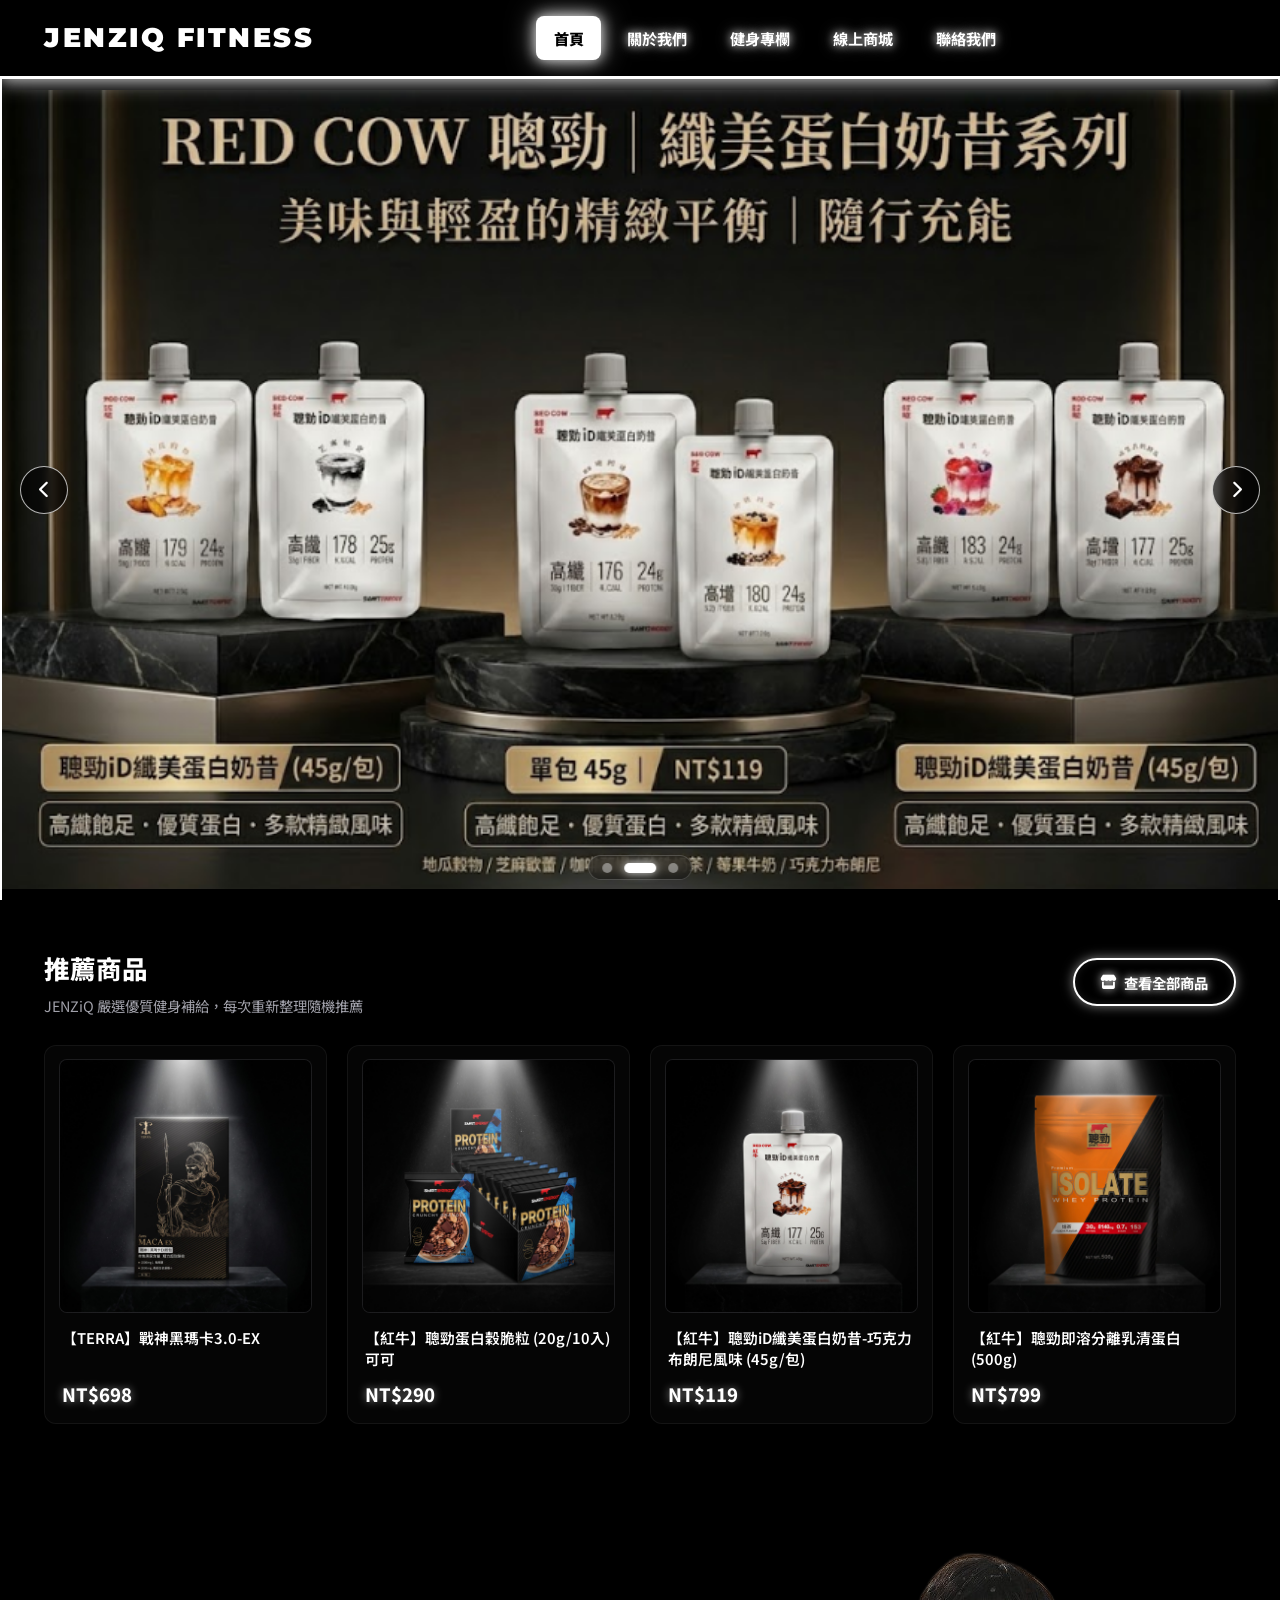
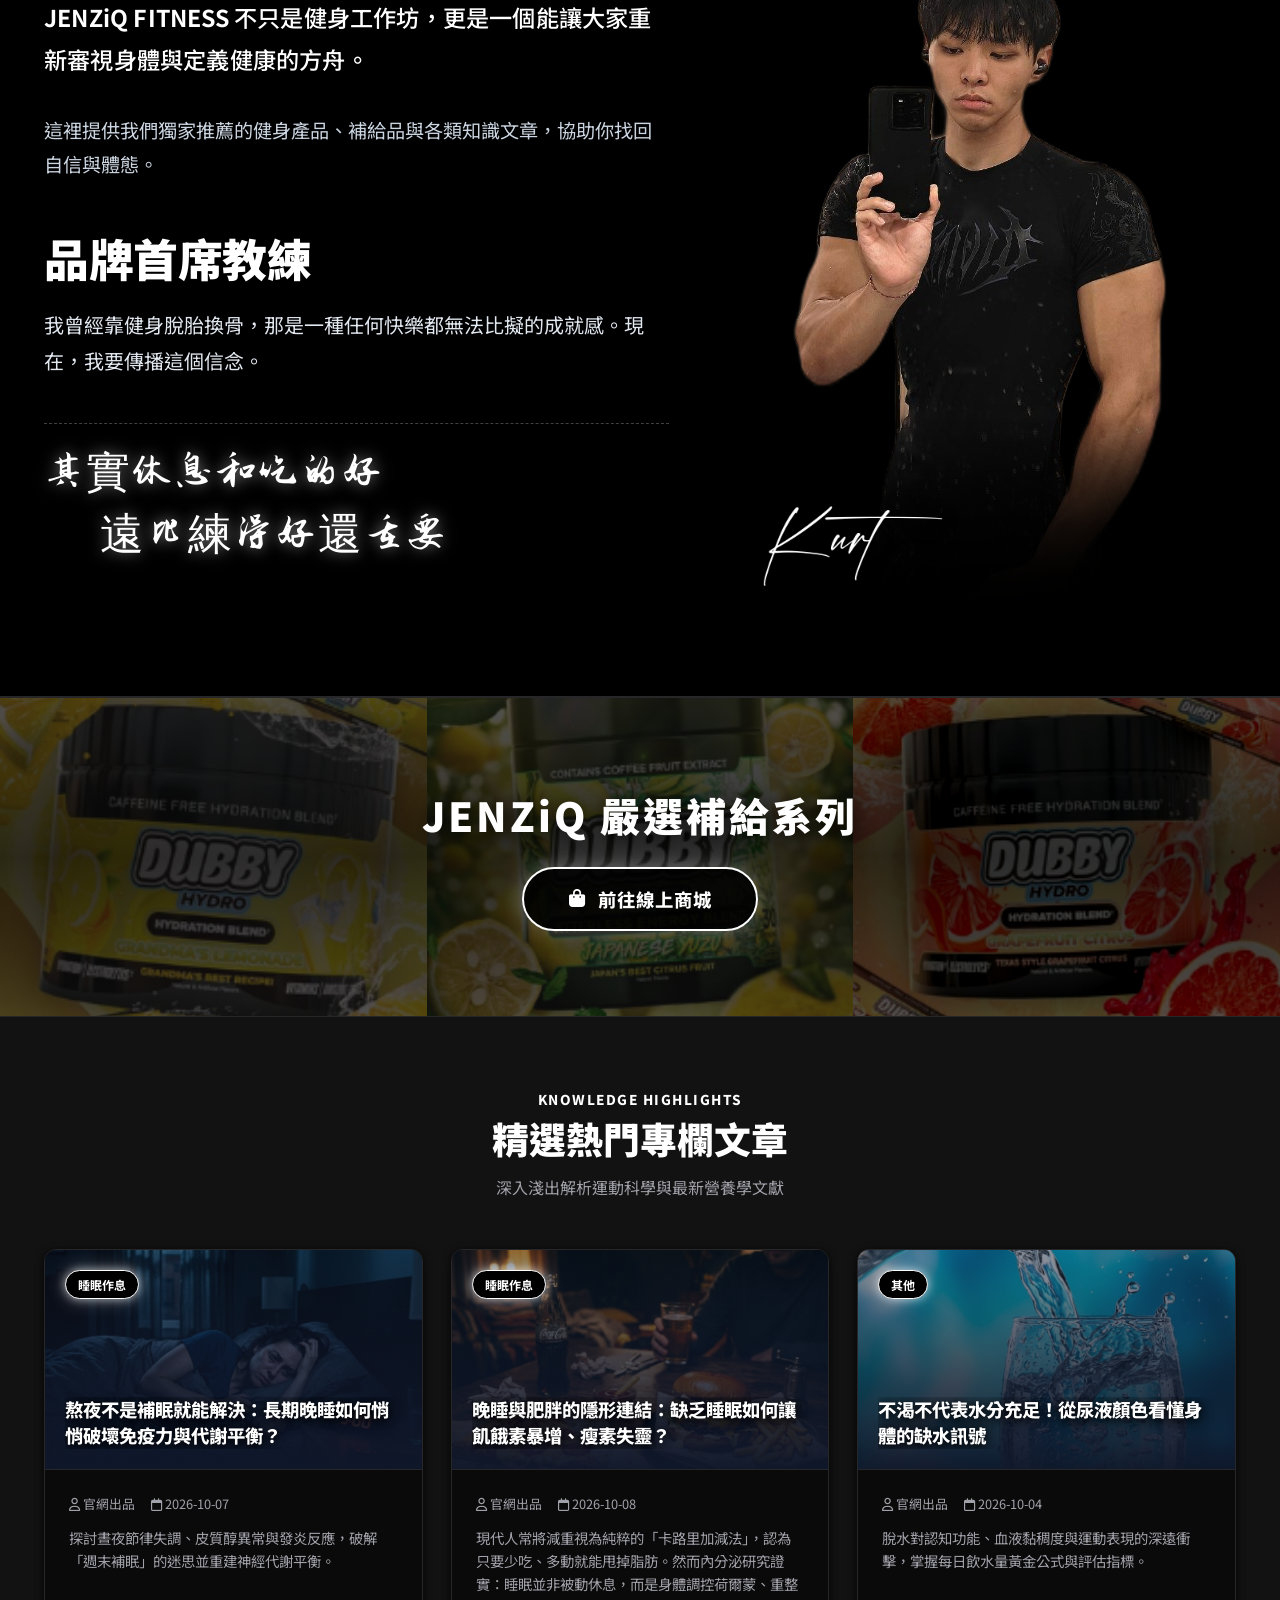
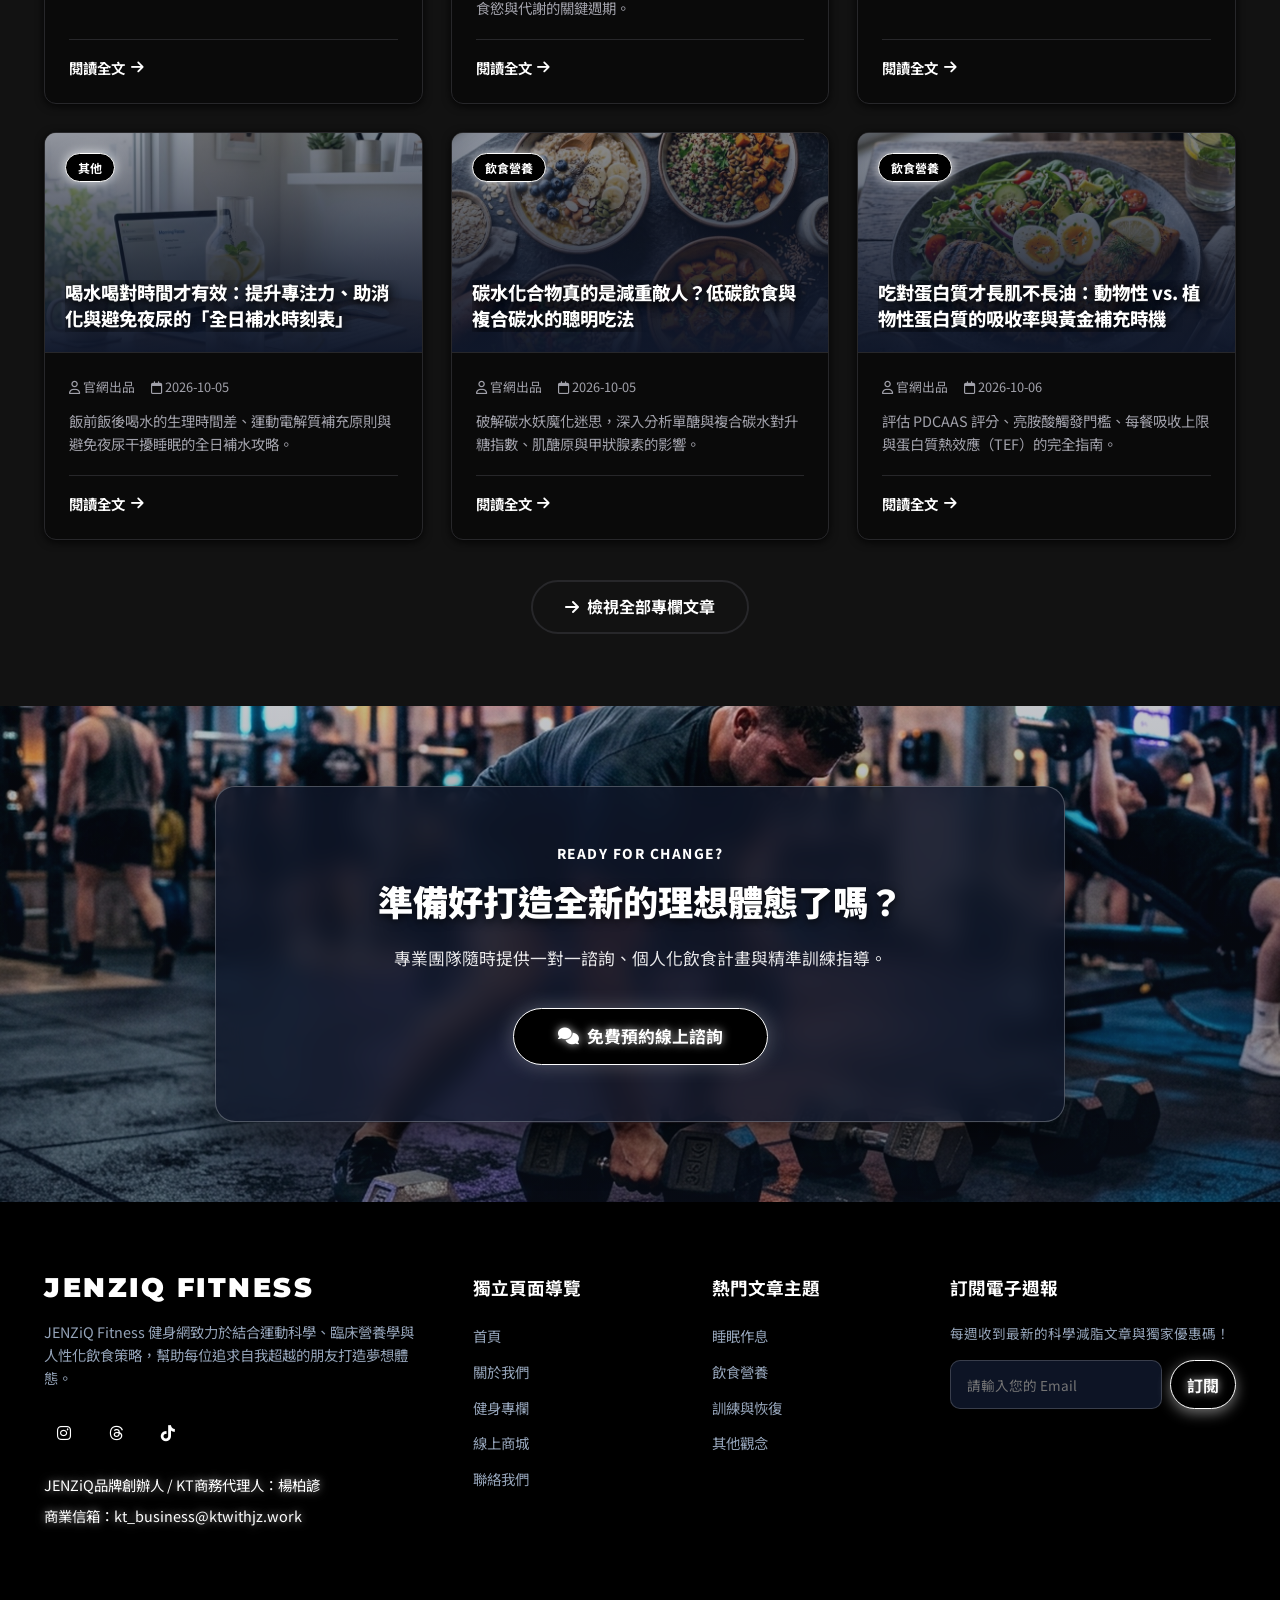
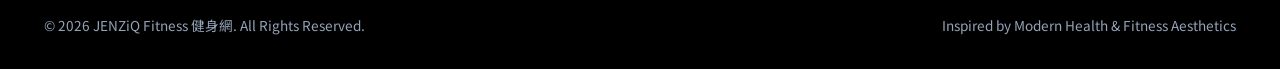
<file: index.html>
<!DOCTYPE html>
<html lang="zh-TW">
<head>
  <meta charset="UTF-8">
  <meta name="viewport" content="width=device-width, initial-scale=1.0">
  <title>JENZiQ Fitness 健身網 | 專業健身與運動營養指南 (首頁)</title>
  <meta name="description" content="大家好，我是 KT 教練！JENZiQ Fitness 健身網提供科學化增肌減脂指南、TDEE計算機、FFMI計算機與嚴選健身保健品。">
  <meta name="keywords" content="JENZiQ Fitness, JENZiQ品牌創辦人, KT商務代理人, 楊柏諺, KT教練, 健身網, 增肌減脂, TDEE計算機, 基礎代謝率, 營養學, 重訓教學">
  
  <!-- FontAwesome Icons -->
  <link rel="stylesheet" href="https://cdnjs.cloudflare.com/ajax/libs/font-awesome/6.5.1/css/all.min.css">
  
  <!-- Custom Styles -->
  <link rel="stylesheet" href="styles.css?v=5">
  <script type="application/ld+json">
  {
    "@context": "https://schema.org",
    "@graph": [
      {
        "@type": "Organization",
        "@id": "https://ktwithjz.work/#org",
        "name": "JENZiQ Fitness",
        "url": "https://ktwithjz.work/",
        "founder": { "@id": "https://ktwithjz.work/#founder" }
      },
      {
        "@type": "Person",
        "@id": "https://ktwithjz.work/#founder",
        "name": "楊柏諺",
        "alternateName": ["KT", "KT教練"],
        "jobTitle": "JENZiQ品牌創辦人 / KT商務代理人",
        "worksFor": { "@id": "https://ktwithjz.work/#org" },
        "url": "https://ktwithjz.work/about.html"
      }
    ]
  }
  </script>
  <link rel="canonical" href="https://ktwithjz.work/">
  <meta name="robots" content="index, follow, max-image-preview:large">
  <meta property="og:type" content="website">
  <meta property="og:site_name" content="JENZiQ Fitness">
  <meta property="og:locale" content="zh_TW">
  <meta property="og:title" content="JENZiQ Fitness 健身網 | 專業健身與運動營養指南 (首頁)">
  <meta property="og:description" content="大家好，我是 KT 教練！JENZiQ Fitness 健身網提供科學化增肌減脂指南、TDEE計算機、FFMI計算機與嚴選健身保健品。">
  <meta property="og:url" content="https://ktwithjz.work/">
  <meta property="og:image" content="https://ktwithjz.work/ad-1.png">
  <meta name="twitter:card" content="summary_large_image">
</head>
<body>

  <!-- ==========================================================================
       SITE HEADER & NAVIGATION
       ========================================================================== -->
  <header class="site-header">
    <div class="container">
      <div class="header-inner">
        
        <!-- Brand Logo -->
        <a href="index.html" class="brand-logo">
          <span class="brand-title">JENZiQ FITNESS</span>
        </a>

        <!-- Main Nav Menu -->
        <ul class="nav-menu">
          <li class="nav-item">
            <a href="index.html" class="nav-link active">首頁</a>
          </li>
          <li class="nav-item">
            <a href="about.html" class="nav-link">關於我們</a>
          </li>
          <li class="nav-item">
            <a href="articles.html" class="nav-link">健身專欄</a>
          </li>
          <li class="nav-item">
            <a href="shop.html" class="nav-link">線上商城</a>
          </li>
          <li class="nav-item">
            <a href="contact.html" class="nav-link">聯絡我們</a>
          </li>
        </ul>

        <!-- Header Right Utilities -->
        <div class="header-utils">

          <button class="mobile-toggle" id="mobileToggle">
            <i class="fas fa-bars"></i>
          </button>
        </div>

      </div>
    </div>
  </header>

  <main>
    <!-- ==========================================================================
         FULL-WIDTH PROMO CAROUSEL (INFINITE LOOP / SWIPE / ARROWS / DOTS)
         ========================================================================== -->
    <section class="hero-carousel" id="heroCarousel" aria-roledescription="carousel" aria-label="KT 廣告輪播">
      <div class="carousel-track" id="carouselTrack">

        <!-- Clone of Slide 3 (for seamless backward loop) -->
        <div class="carousel-slide clone" aria-hidden="true">
          <img src="ad-3.png?v=2" alt="" class="carousel-img">
        </div>

        <!-- Slide 1: RED COW Whey -->
        <div class="carousel-slide" role="group" aria-label="第 1 頁，共 3 頁">
          <img src="ad-1.png?v=2" alt="RED COW 聰勁 全系列乳清蛋白" class="carousel-img">
        </div>

        <!-- Slide 2: RED COW Shake -->
        <div class="carousel-slide" role="group" aria-label="第 2 頁，共 3 頁">
          <img src="ad-2.png?v=2" alt="RED COW 聰勁 纖美蛋白奶昔系列" class="carousel-img">
        </div>

        <!-- Slide 3: TEAM JOINED Gear -->
        <div class="carousel-slide" role="group" aria-label="第 3 頁，共 3 頁">
          <img src="ad-3.png?v=2" alt="TEAM JOINED 專業訓練護具系列" class="carousel-img">
        </div>

        <!-- Clone of Slide 1 (for seamless forward loop) -->
        <div class="carousel-slide clone" aria-hidden="true">
          <img src="ad-1.png?v=2" alt="" class="carousel-img">
        </div>

      </div>

      <button class="carousel-arrow prev" id="carouselPrev" aria-label="上一頁"><i class="fas fa-chevron-left"></i></button>
      <button class="carousel-arrow next" id="carouselNext" aria-label="下一頁"><i class="fas fa-chevron-right"></i></button>

      <div class="carousel-dots" id="carouselDots">
        <button class="carousel-dot active" aria-label="第 1 頁"></button>
        <button class="carousel-dot" aria-label="第 2 頁"></button>
        <button class="carousel-dot" aria-label="第 3 頁"></button>
      </div>
    </section>

    <script>
      (function () {
        const root = document.getElementById('heroCarousel');
        const track = document.getElementById('carouselTrack');
        const dots = document.querySelectorAll('#carouselDots .carousel-dot');
        const realCount = 3;
        let currentIndex = 1;
        let startX = 0, dx = 0, dragging = false, isTransitioning = false, timer = null;

        // Set initial position at real Slide 1 (index 1)
        track.style.transition = 'none';
        track.style.transform = `translateX(-${currentIndex * 100}%)`;

        function updateDots() {
          let dotIndex = (currentIndex - 1 + realCount) % realCount;
          dots.forEach((d, n) => d.classList.toggle('active', n === dotIndex));
        }

        function moveTo(index, animate = true) {
          currentIndex = index;
          if (animate) {
            isTransitioning = true;
            track.style.transition = 'transform 0.6s cubic-bezier(0.65, 0, 0.35, 1)';
          } else {
            track.style.transition = 'none';
          }
          track.style.transform = `translateX(-${currentIndex * 100}%)`;
          updateDots();
        }

        function nextSlide() {
          if (isTransitioning) return;
          moveTo(currentIndex + 1, true);
          restartTimer();
        }

        function prevSlide() {
          if (isTransitioning) return;
          moveTo(currentIndex - 1, true);
          restartTimer();
        }

        track.addEventListener('transitionend', () => {
          isTransitioning = false;
          // Jump seamlessly from Clone of Slide 1 to Real Slide 1
          if (currentIndex === realCount + 1) {
            moveTo(1, false);
          }
          // Jump seamlessly from Clone of Slide 3 to Real Slide 3
          else if (currentIndex === 0) {
            moveTo(realCount, false);
          }
        });

        function restartTimer() {
          clearInterval(timer);
          timer = setInterval(() => {
            if (!dragging && !isTransitioning) {
              nextSlide();
            }
          }, 5000);
        }

        document.getElementById('carouselPrev').onclick = () => prevSlide();
        document.getElementById('carouselNext').onclick = () => nextSlide();
        dots.forEach((d, n) => {
          d.onclick = () => {
            if (isTransitioning) return;
            moveTo(n + 1, true);
            restartTimer();
          };
        });

        // Touch & mouse swipe drag support
        root.addEventListener('pointerdown', e => {
          if (e.target.closest('button')) return;
          if (isTransitioning) return;
          dragging = true;
          startX = e.clientX;
          dx = 0;
          track.style.transition = 'none';
          clearInterval(timer);
        });

        window.addEventListener('pointermove', e => {
          if (!dragging) return;
          dx = e.clientX - startX;
          track.style.transform = `translateX(calc(-${currentIndex * 100}% + ${dx}px))`;
        });

        window.addEventListener('pointerup', () => {
          if (!dragging) return;
          dragging = false;
          if (Math.abs(dx) > 50) {
            if (dx < 0) {
              nextSlide();
            } else {
              prevSlide();
            }
          } else {
            moveTo(currentIndex, true);
            restartTimer();
          }
        });

        restartTimer();
      })();
    </script>


    <!-- ==========================================================================
         FEATURED PRODUCTS (RANDOM 4) - UNDER CAROUSEL
         ========================================================================== -->
    <section class="section" id="featuredProducts" style="padding-top: 3rem; padding-bottom: 2.5rem;">
      <div class="container">
        <div style="display: flex; align-items: center; justify-content: space-between; margin-bottom: 1.75rem; flex-wrap: wrap; gap: 1rem;">
          <div>
            <h2 style="font-size: 1.6rem; font-weight: 800; color: #ffffff; margin: 0 0 0.3rem;">
              推薦商品
            </h2>
            <p style="font-size: 0.9rem; color: var(--text-muted); margin: 0;">JENZiQ 嚴選優質健身補給，每次重新整理隨機推薦</p>
          </div>
          <a href="shop.html" class="btn-primary" style="padding: 0.65rem 1.6rem; font-size: 0.9rem; background: #000; border: 2px solid #ffffff; color: #fff; text-shadow: 0 0 8px rgba(255,255,255,0.9); box-shadow: 0 0 12px rgba(255,255,255,0.5), inset 0 0 8px rgba(255,255,255,0.1); white-space: nowrap;">
            <i class="fas fa-store"></i> 查看全部商品
          </a>
        </div>
        <div class="store-grid featured-grid" id="featuredGrid"></div>
      </div>
    </section>
    <script>
      (function () {
        const ALL_PRODUCTS = [
          { code: 'R001', name: '【紅牛】聰勁iD纖美蛋白奶昔-地瓜穀物風味 (45g/包)', brand: '紅牛 RED COW', price: 119, img: 'r001.jpg', link: 'https://afflnk.site/track/clicks/5300/c627c2bc9b0425dcfe83ec23d62e9e44256f4cc163b2a0f90263b20571401de3c021e7e5593c99616c?t=https%253A%252F%252Fbuy.healthing.com.tw%252Fproducts%252F%25E3%2580%2590%25E7%25B4%2585%25E7%2589%259B%25E3%2580%2591%25E8%2581%25B0%25E5%258B%2581id%25E7%25BA%2596%25E7%25BE%258E%25E8%259B%258B%25E7%2599%25BD%25E5%25A5%25B6%25E6%2598%2594-%25E5%259C%25B0%25E7%2593%259C%25E7%25A9%2580%25E7%2589%25A9%25E9%25A2%25A8%25E5%2591%25B3' },
          { code: 'R002', name: '【紅牛】聰勁iD纖美蛋白奶昔-芝麻歐蕾風味 (45g/包)', brand: '紅牛 RED COW', price: 119, img: 'r002.jpg', link: 'https://afftkr.site/track/clicks/5300/c627c2bc9b0425dcfe83ec23d62e9e44256f4cc163b2a0f90263b20571401de3c021e7e5593c99616c?t=https%253A%252F%252Fbuy.healthing.com.tw%252Fproducts%252F%25E3%2580%2590%25E7%25B4%2585%25E7%2589%259B%25E3%2580%2591%25E8%2581%25B0%25E5%258B%2581id%25E7%25BA%2596%25E7%25BE%258E%25E8%259B%258B%25E7%2599%25BD%25E5%25A5%25B6%25E6%2598%2594-%25E8%258A%259D%25E9%25BA%25BB%25E6%25AD%2590%25E8%2595%25BE%25E9%25A2%25A8%25E5%2591%25B3' },
          { code: 'R003', name: '【紅牛】聰勁iD纖美蛋白奶昔-咖啡那堤風味 (45g/包)', brand: '紅牛 RED COW', price: 119, img: 'r003.jpg', link: 'https://aftck.com/track/clicks/5300/c627c2bc9b0425dcfe83ec23d62e9e44256f4cc163b2a0f90263b20571401de3c021e7e5593c99616c?t=https%253A%252F%252Fbuy.healthing.com.tw%252Fproducts%252F%25E3%2580%2590%25E7%25B4%2585%25E7%2589%259B%25E3%2580%2591%25E8%2581%25B0%25E5%258B%2581id%25E7%25BA%2596%25E7%25BE%258E%25E8%259B%258B%25E7%2599%25BD%25E5%25A5%25B6%25E6%2598%2594-%25E5%2592%2596%25E5%2595%25A1%25E9%2582%25A3%25E5%25A0%25A4%25E9%25A2%25A8%25E5%2591%25B3' },
          { code: 'R004', name: '【紅牛】聰勁iD纖美蛋白奶昔-珍珠奶茶風味 (45g/包)', brand: '紅牛 RED COW', price: 119, img: 'r004.jpg', link: 'https://afftck.site/track/clicks/5300/c627c2bc9b0425dcfe83ec23d62e9e44256f4cc163b2a0f90263b20571401de3c021e7e5593c99616c?t=https%253A%252F%252Fbuy.healthing.com.tw%252Fproducts%252F%25E3%2580%2590%25E7%25B4%2585%25E7%2589%259B%25E3%2580%2591%25E8%2581%25B0%25E5%258B%2581id%25E7%25BA%2596%25E7%25BE%258E%25E8%259B%258B%25E7%2599%25BD%25E5%25A5%25B6%25E6%2598%2594-%25E7%258F%258D%25E7%258F%25A0%25E5%25A5%25B6%25E8%258C%25B6%25E9%25A2%25A8%25E5%2591%25B3' },
          { code: 'R005', name: '【紅牛】聰勁iD纖美蛋白奶昔-莓果牛奶風味 (45g/包)', brand: '紅牛 RED COW', price: 119, img: 'r005.jpg', link: 'https://affclkr.online/track/clicks/5300/c627c2bc9b0425dcfe83ec23d62e9e44256f4cc163b2a0f90263b20571401de3c021e7e5593c99616c?t=https%253A%252F%252Fbuy.healthing.com.tw%252Fproducts%252F%25E3%2580%2590%25E7%25B4%2585%25E7%2589%259B%25E3%2580%2591%25E8%2581%25B0%25E5%258B%2581id%25E7%25BA%2596%25E7%25BE%258E%25E8%259B%258B%25E7%2599%25BD%25E5%25A5%25B6%25E6%2598%2594-%25E8%258E%2593%25E6%259E%259C%25E7%2589%259B%25E5%25A5%25B6%25E9%25A2%25A8%25E5%2591%25B3' },
          { code: 'R006', name: '【紅牛】聰勁iD纖美蛋白奶昔-巧克力布朗尼風味 (45g/包)', brand: '紅牛 RED COW', price: 119, img: 'r006.jpg', link: 'https://twshop4coupon.com/track/clicks/5300/c627c2bc9b0425dcfe83ec23d62e9e44256f4cc163b2a0f90263b20571401de3c021e7e5593c99616c?t=https%253A%252F%252Fbuy.healthing.com.tw%252Fproducts%252F%25E8%2581%25B0%25E5%258B%2581id%25E7%25BA%2596%25E7%25BE%258E%25E8%259B%258B%25E7%2599%25BD%25E5%25A5%25B6%25E6%2598%2594-%25E5%25B7%25A7%25E5%2585%258B%25E5%258A%259B%25E5%25B8%2583%25E6%259C%2597%25E5%25B0%25BC%25E9%25A2%25A8%25E5%2591%25B3' },
          { code: 'R007', name: '【紅牛】聰勁蛋白威化餅 (23.5gx8包/盒)', brand: '紅牛 RED COW', price: 259, img: 'r007.jpg', link: 'https://afftck.site/track/clicks/5300/c627c2bc9b0425dcfe83ec23d62e9e44256f4cc163b2a0f90263b20571401de3c021e7e5593c99616c?t=https%253A%252F%252Fbuy.healthing.com.tw%252Fproducts%252F%25E3%2580%2590%25E7%25B4%2585%25E7%2589%259B%25E3%2580%2591%25E8%2581%25B0%25E5%258B%2581%25E8%259B%258B%25E7%2599%25BD%25E5%25A8%2581%25E5%258C%2596%25E9%25A4%258523g' },
          { code: 'R008', name: '【紅牛】聰勁蛋白穀脆粒 (20g/10入)可可', brand: '紅牛 RED COW', price: 290, img: 'r008.jpg', link: 'https://abzcoupon.com/track/clicks/5300/c627c2bc9b0425dcfe83ec23d62e9e44256f4cc163b2a0f90263b20571401de3c021e7e5593c99616c?t=https%253A%252F%252Fbuy.healthing.com.tw%252Fproducts%252F%25E3%2580%2590%25E7%25B4%2585%25E7%2589%259B%25E3%2580%2591%25E8%2581%25B0%25E5%258B%2581%25E8%259B%258B%25E7%2599%25BD%25E7%25A9%2580%25E8%2584%2586%25E7%25B2%259220g' },
          { code: 'R010', name: '【紅牛】聰勁即溶乳清蛋白 (500g)', brand: '紅牛 RED COW', price: 699, img: 'r010.jpg', link: 'https://affclk.site/track/clicks/5300/c627c2bc9b0425dcfe83ec23d62e9e44256f4cc163b2a0f90263b20571401de3c021e7e5593c99616c?t=https%253A%252F%252Fbuy.healthing.com.tw%252Fproducts%252F%25E3%2580%2590%25E7%25B4%2585%25E7%2589%259B%25E3%2580%2591%25E8%2581%25B0%25E5%258B%2581%25E5%258D%25B3%25E6%25BA%25B6%25E4%25B9%25B3%25E6%25B8%2585%25E8%259B%258B%25E7%2599%25BD500g' },
          { code: 'R011', name: '【紅牛】聰勁即溶乳清蛋白 (2磅)', brand: '紅牛 RED COW', price: 1185, img: 'r011.jpg', link: 'https://twcouponcenter.com/track/clicks/5300/c627c2bc9b0425dcfe83ec23d62e9e44256f4cc163b2a0f90263b20571401de3c021e7e5593c99616c?t=https%253A%252F%252Fbuy.healthing.com.tw%252Fproducts%252F%25E3%2580%2590%25E7%25B4%2585%25E7%2589%259B%25E3%2580%2591%25E8%2581%25B0%25E5%258B%2581%25E5%258D%25B3%25E6%25BA%25B6%25E4%25B9%25B3%25E6%25B8%2585%25E8%259B%258B%25E7%2599%25BD2%25E7%25A3%2585' },
          { code: 'R013', name: '【紅牛】聰勁即溶分離乳清蛋白 (500g)', brand: '紅牛 RED COW', price: 799, img: 'r013.jpg', link: 'https://twshop4coupon.com/track/clicks/5300/c627c2bc9b0425dcfe83ec23d62e9e44256f4cc163b2a0f90263b20571401de3c021e7e5593c99616c?t=https%253A%252F%252Fbuy.healthing.com.tw%252Fproducts%252F%25E3%2580%2590%25E7%25B4%2585%25E7%2589%259B%25E3%2580%2591%25E8%2581%25B0%25E5%258B%2581%25E5%258D%25B3%25E6%25BA%25B6%25E5%2588%2586%25E9%259B%25A2%25E4%25B9%25B3%25E6%25B8%2585%25E8%259B%258B%25E7%2599%25BD500g' },
          { code: 'R022', name: '【紅牛】紅牛聰勁能量飲-3種口味 (35ml*6包/盒)', brand: '紅牛 RED COW', price: 329, img: 'r022.jpg', link: 'https://affclkr.com/track/clicks/5300/c627c2bc9b0425dcfe83ec23d62e9e44256f4cc163b2a0f90263b20571401de3c021e7e5593c99616c?t=https%253A%252F%252Fbuy.healthing.com.tw%252Fproducts%252F%25E3%2580%2590%25E7%25B4%2585%25E7%2589%259B%25E3%2580%2591%25E7%25B4%2585%25E7%2589%259B%25E8%2581%25B0%25E5%258B%2581%25E8%2583%25BD%25E9%2587%258F%25E9%25A3%25B2-3%25E7%25A8%25AE%25E5%258F%25A3%25E5%2591%25B3' },
          { code: 'R024', name: '【紅牛】聰勁BCAA 蔓越莓口味 (6.5g*4包/盒)', brand: '紅牛 RED COW', price: 179, img: 'r024.jpg', link: 'https://vbtrax.com/track/clicks/5300/c627c2bc9b0425dcfe83ec23d62e9e44256f4cc163b2a0f90263b20571401de3c021e7e5593c99616c?t=https%253A%252F%252Fbuy.healthing.com.tw%252Fproducts%252F%25E3%2580%2590%25E7%25B4%2585%25E7%2589%259B%25E3%2580%2591%25E8%2581%25B0%25E5%258B%2581bcaa%25E8%2594%2593%25E8%25B6%258A%25E8%258E%2593%25E5%258F%25A3%25E5%2591%25B365g' },
          { code: 'R025', name: '【紅牛】聰勁BCAA 檸檬口味 (6.5g*4包/盒)', brand: '紅牛 RED COW', price: 179, img: 'r025.jpg', link: 'https://affclk.site/track/clicks/5300/c627c2bc9b0425dcfe83ec23d62e9e44256f4cc163b2a0f90263b20571401de3c021e7e5593c99616c?t=https%253A%252F%252Fbuy.healthing.com.tw%252Fproducts%252F%25E3%2580%2590%25E7%25B4%2585%25E7%2589%259B%25E3%2580%2591%25E8%2581%25B0%25E5%258B%2581bcaa%25E6%25AA%25B8%25E6%25AA%25AC%25E5%258F%25A3%25E5%2591%25B365g' },
          { code: 'R026', name: '【紅牛】聰勁肌酸 (200g)', brand: '紅牛 RED COW', price: 599, img: 'r026.jpg', link: 'https://affone.site/track/clicks/5300/c627c2bc9b0425dcfe83ec23d62e9e44256f4cc163b2a0f90263b20571401de3c021e7e5593c99616c?t=https%253A%252F%252Fbuy.healthing.com.tw%252Fproducts%252F%25E3%2580%2590%25E7%25B4%2585%25E7%2589%259B%25E3%2580%2591%25E8%2581%25B0%25E5%258B%2581%25E8%2582%258C%25E9%2585%25B8200g' },
          { code: 'T001', name: '【TERRA】戰神黑瑪卡3.0-EX', brand: 'TERRA', price: 698, img: 't001.jpg', link: 'https://afftck.com/track/clicks/9472/c627c2bc9b0425dcf18eec23d62e9e44256f4cc163b2a0f90e64b50771401de3c021e7e5593c99616c?t=https%253A%252F%252Fwww.terratw.com%252Fitem%252FAresMACA-EX-tw9iwi' },
          { code: 'T002', name: '【TERRA】阿波羅加強版男性B群', brand: 'TERRA', price: 498, img: 't002.jpg', link: 'https://afftkr.site/track/clicks/9472/c627c2bc9b0425dcf18eec23d62e9e44256f4cc163b2a0f90e64b50771401de3c021e7e5593c99616c?t=https%253A%252F%252Fwww.terratw.com%252Fitem%252FApolloVitaminB' },
          { code: 'T003', name: '【TERRA】睡神晚安酵素膠囊', brand: 'TERRA', price: 598, img: 't003.jpg', link: 'https://affclk.site/track/clicks/9472/c627c2bc9b0425dcf18eec23d62e9e44256f4cc163b2a0f90e64b50771401de3c021e7e5593c99616c?t=https%253A%252F%252Fwww.terratw.com%252Fitem%252FHypnosSleepEnzymes' }
        ];

        // Randomly pick 4 products
        const shuffled = ALL_PRODUCTS.slice().sort(() => Math.random() - 0.5);
        const featured = shuffled.slice(0, 4);
        const fmt = n => 'NT$' + n.toLocaleString();

        const grid = document.getElementById('featuredGrid');
        grid.innerHTML = featured.map(p => `
          <a href="${p.link}" target="_blank" rel="noopener noreferrer" class="store-card">
            <div class="store-thumb">
              <img src="${p.img}" alt="${p.name}" class="store-img" style="display:none;"
                onerror="this.style.display='none'; if(this.nextElementSibling) this.nextElementSibling.style.display='flex';"
                onload="this.style.display='block'; if(this.nextElementSibling) this.nextElementSibling.style.display='none';">
              <div class="store-placeholder" style="display:flex;">
                <i class="far fa-image"></i>
                <span class="store-placeholder-text">預留圖片位</span>
              </div>
            </div>
            <div class="store-info">
              <h3 class="store-name" title="${p.name}">${p.name}</h3>
              <div class="store-price">${fmt(p.price)}</div>
            </div>
          </a>
        `).join('');
      })();
    </script>

    <!-- ==========================================================================
         BRAND HEAD COACH INTRO SECTION (UNDER CAROUSEL BANNER)
         ========================================================================== -->
    <section class="brand-founder-section">
      <div class="container">
        <div class="brand-founder-grid">
          
          <!-- Left Text Content -->
          <div class="brand-founder-content">
            <p class="founder-paragraph">
              <strong>JENZiQ FITNESS</strong> 不只是健身工作坊，更是一個能讓大家重新審視身體與定義健康的方舟。
            </p>

            <p class="founder-paragraph-sub">
              這裡提供我們獨家推薦的健身產品、補給品與各類知識文章，協助你找回自信與體態。
            </p>

            <div class="founder-title-block">
              <h2>品牌首席教練</h2>
              <p class="founder-quote">
                我曾經靠健身脫胎換骨，那是一種任何快樂都無法比擬的成就感。現在，我要傳播這個信念。
              </p>
            </div>

            <div class="founder-slogan-handwritten">
              <span>其實休息和吃的好</span>
              <span class="slogan-line2">遠比練得好還重要</span>
            </div>
          </div>

          <!-- Right Image Cutout -->
          <div class="brand-founder-media">
            <div class="brand-founder-img-wrapper">
              <img src="kt-founder-cutout.png" alt="JENZiQ Fitness 品牌首席教練 楊柏諺" class="brand-founder-img">
              <img src="kt-signature-white.png" alt="Kurt 簽名" class="brand-founder-signature">
            </div>
          </div>

        </div>
      </div>
    </section>

    <!-- ==========================================================================
         FULL-WIDTH PRODUCT SHOWCASE BANNER (UNDER CHIEF COACH)
         ========================================================================== -->
    <section class="full-width-product-banner">
      <div class="banner-bg-grid">
        <div class="banner-bg-item"><img src="prod-strip-1.png" alt="KT 補給品 檸檬風味"></div>
        <div class="banner-bg-item"><img src="prod-strip-2.png" alt="KT 補給品 日本柚子"></div>
        <div class="banner-bg-item"><img src="prod-strip-3.png" alt="KT 補給品 葡萄柚柑橘"></div>
      </div>
      <div class="banner-dark-overlay"></div>

      <div class="banner-content-center">
        <h2 class="banner-title">JENZiQ 嚴選補給系列</h2>
        <a href="shop.html" class="btn-shop-cta">
          <i class="fas fa-shopping-bag"></i> 前往線上商城
        </a>
      </div>
    </section>



    <!-- ==========================================================================
         FEATURED ARTICLES PREVIEW
         ========================================================================== -->
    <section class="section section-alt">
      <div class="container">
        <div class="section-header">
          <span class="section-tag">KNOWLEDGE HIGHLIGHTS</span>
          <h2 class="section-title">精選熱門專欄文章</h2>
          <p class="section-desc">深入淺出解析運動科學與最新營養學文獻</p>
        </div>

        <div class="articles-grid" id="articlesGrid">
          <!-- Dynamically populated via script.js -->
        </div>

        <div style="text-align: center; margin-top: 2.5rem;">
          <a href="articles.html" class="btn-outline" style="padding: 0.75rem 2rem;">
            <i class="fas fa-arrow-right"></i> 檢視全部專欄文章
          </a>
        </div>
      </div>
    </section>

    <!-- ==========================================================================
         CALL TO ACTION CONTACT BANNER (WITH GYM BG & DARK OVERLAY)
         ========================================================================== -->
    <section class="cta-fullwidth-section">
      <div class="cta-section-overlay"></div>
      <div class="container" style="position: relative; z-index: 2;">
        <div class="cta-banner-card">
          <div class="cta-banner-content">
            <span class="section-tag">READY FOR CHANGE?</span>
            <h2 style="font-size: 2.2rem; font-weight: 900; margin-bottom: 1rem; color: #ffffff; text-shadow: 0 2px 10px rgba(0,0,0,0.8);">
              準備好打造全新的理想體態了嗎？
            </h2>
            <p style="color: rgba(255, 255, 255, 0.9); font-size: 1.05rem; max-width: 580px; margin: 0 auto 2.25rem;">
              專業團隊隨時提供一對一諮詢、個人化飲食計畫與精準訓練指導。
            </p>
            <a href="contact.html" class="btn-primary" style="padding: 0.9rem 2.75rem; font-size: 1.05rem; box-shadow: 0 0 20px rgba(255,255,255,0.25);">
              <i class="fas fa-comments"></i> 免費預約線上諮詢
            </a>
          </div>
        </div>
      </div>
    </section>
  </main>

  <!-- ==========================================================================
       MODALS (Search & Article Modal)
       ========================================================================== -->
  <div class="modal-overlay" id="searchModal">
    <div class="modal-container">
      <button class="modal-close" id="closeSearch">&times;</button>
      <h3 style="font-size: 1.3rem; font-weight: 800; margin-bottom: 1rem; color: var(--text-main);">
        <i class="fas fa-search" style="color: var(--primary);"></i> 搜尋 JENZiQ Fitness
      </h3>
      <input type="text" id="searchInput" class="form-control" placeholder="輸入關鍵字（例如：減肥、蛋白質、深蹲...）" style="margin-bottom: 1.25rem;">
      <div id="searchResults" style="max-height: 300px; overflow-y: auto;">
        <p style="color: var(--text-muted); text-align: center;">輸入關鍵字搜尋文章或工具...</p>
      </div>
    </div>
  </div>

  <div class="modal-overlay" id="articleModal">
    <div class="modal-container" style="max-width: 720px;">
      <button class="modal-close" id="closeArticle">&times;</button>
      <h2 id="modalArticleTitle" style="font-size: 1.5rem; font-weight: 800; margin-bottom: 1rem; color: var(--text-main);"></h2>
      <div id="modalArticleBody"></div>
    </div>
  </div>

  <!-- ==========================================================================
       FOOTER & BACK TO TOP
       ========================================================================== -->
  <footer class="site-footer">
    <div class="container">
      <div class="footer-grid">
        
        <div class="footer-brand">
          <a href="index.html" class="brand-logo">
            <span class="brand-title">JENZiQ FITNESS</span>
          </a>
          <p class="footer-desc">
            JENZiQ Fitness 健身網致力於結合運動科學、臨床營養學與人性化飲食策略，幫助每位追求自我超越的朋友打造夢想體態。
          </p>
          <div class="social-links">
            <a href="https://www.instagram.com/g_y_m777/" class="social-icon" target="_blank" title="Instagram"><i class="fab fa-instagram"></i></a>
            <a href="https://www.threads.net/@g_y_m777" class="social-icon" target="_blank" title="Threads"><i class="fab fa-threads"></i></a>
            <a href="https://www.tiktok.com/@kurtlai945" class="social-icon" target="_blank" title="TikTok"><i class="fab fa-tiktok"></i></a>
          </div>
          <p class="footer-founder" style="margin-top: 1.25rem; font-size: 0.9rem; color: #ffffff; text-shadow: 0 0 8px rgba(255,255,255,0.6);">JENZiQ品牌創辦人 / KT商務代理人：楊柏諺</p>
          <p class="footer-email" style="margin-top: 0.5rem; font-size: 0.9rem; color: #ffffff; text-shadow: 0 0 8px rgba(255,255,255,0.6);">商業信箱：<a href="mailto:kt_business@ktwithjz.work" style="color: #ffffff;">kt_business@ktwithjz.work</a></p>
        </div>

        <div>
          <h4 class="footer-title">獨立頁面導覽</h4>
          <ul class="footer-links">
            <li><a href="index.html">首頁</a></li>
            <li><a href="about.html">關於我們</a></li>
            <li><a href="articles.html">健身專欄</a></li>
            <li><a href="shop.html">線上商城</a></li>
            <li><a href="contact.html">聯絡我們</a></li>
          </ul>
        </div>

        <div>
          <h4 class="footer-title">熱門文章主題</h4>
          <ul class="footer-links">
            <li><a href="articles.html?cat=sleep">睡眠作息</a></li>
            <li><a href="articles.html?cat=nutrition">飲食營養</a></li>
            <li><a href="articles.html?cat=workout">訓練與恢復</a></li>
            <li><a href="articles.html?cat=other">其他觀念</a></li>
          </ul>
        </div>

        <div>
          <h4 class="footer-title">訂閱電子週報</h4>
          <p style="font-size: 0.85rem; margin-bottom: 1rem; color: #94a3b8;">
            每週收到最新的科學減脂文章與獨家優惠碼！
          </p>
          <form class="newsletter-form" style="display: flex; gap: 0.5rem;">
            <input type="email" class="form-control newsletter-email" placeholder="請輸入您的 Email" style="font-size: 0.85rem;" required>
            <button type="submit" class="btn-primary" style="padding: 0.6rem 1rem; white-space: nowrap;">訂閱</button>
          </form>
        </div>

      </div>

      <div class="footer-bottom">
        <p>&copy; 2026 JENZiQ Fitness 健身網. All Rights Reserved.</p>
        <p>Inspired by Modern Health & Fitness Aesthetics</p>
      </div>

    </div>
  </footer>

  <button class="back-to-top" id="backToTop" title="返回頂部">
    <i class="fas fa-arrow-up"></i>
  </button>

  <script src="script.js"></script>
</body>
</html>
</file>
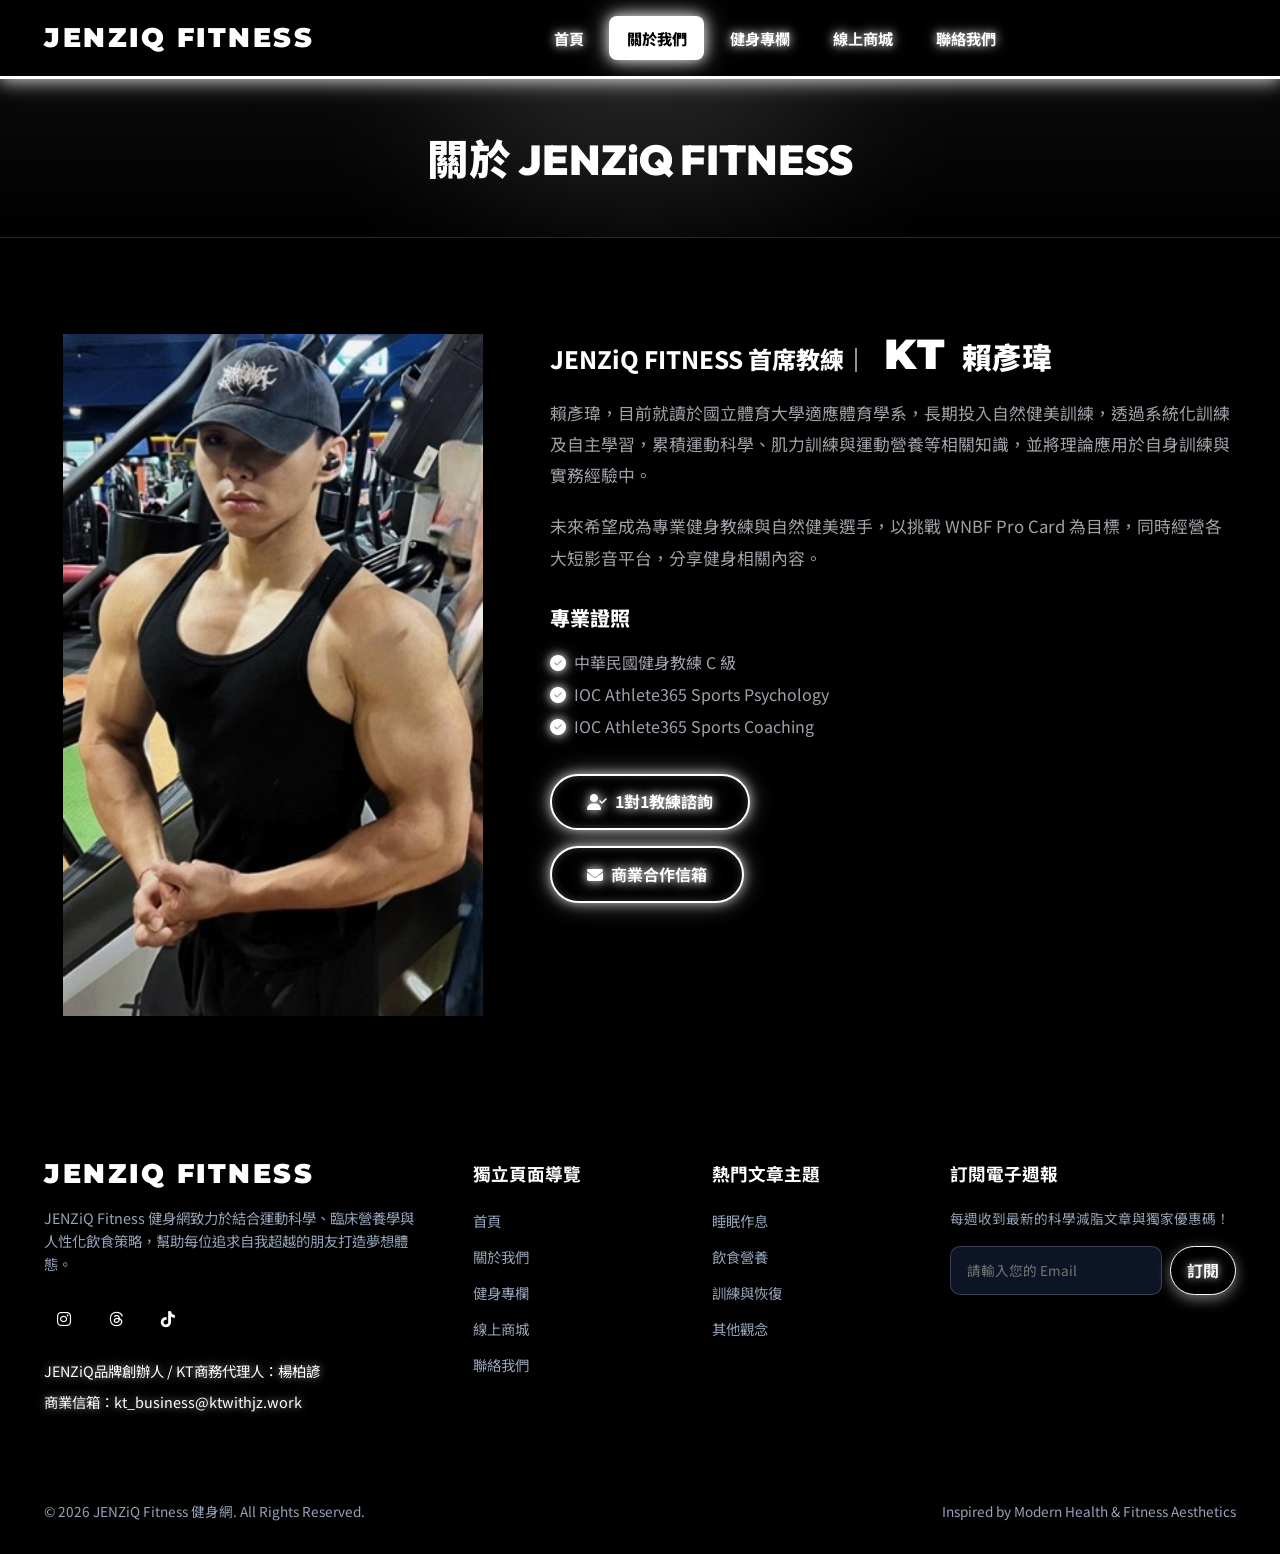
<file: about.html>
<!DOCTYPE html>
<html lang="zh-TW">
<head>
  <meta charset="UTF-8">
  <meta name="viewport" content="width=device-width, initial-scale=1.0">
  <title>關於我們 | JENZiQ Fitness 健身網</title>
  <meta name="description" content="了解 JENZiQ Fitness 健身網創辦人 KT 教練經歷、專業認證與品牌理念。">
  <meta name="keywords" content="JENZiQ Fitness 關於我們, KT 教練, 運動科學, 增肌減脂品牌">
  
  <!-- FontAwesome Icons -->
  <link rel="stylesheet" href="https://cdnjs.cloudflare.com/ajax/libs/font-awesome/6.5.1/css/all.min.css">
  
  <!-- Custom Styles -->
  <link rel="stylesheet" href="styles.css?v=11">
  <link rel="canonical" href="https://ktwithjz.work/about.html">
  <meta name="robots" content="index, follow, max-image-preview:large">
  <meta property="og:type" content="website">
  <meta property="og:site_name" content="JENZiQ Fitness">
  <meta property="og:locale" content="zh_TW">
  <meta property="og:title" content="關於我們 | JENZiQ Fitness 健身網">
  <meta property="og:description" content="了解 JENZiQ Fitness 健身網創辦人 KT 教練經歷、專業認證與品牌理念。">
  <meta property="og:url" content="https://ktwithjz.work/about.html">
  <meta property="og:image" content="https://ktwithjz.work/ad-1.png">
  <meta name="twitter:card" content="summary_large_image">
</head>
<body>

  <!-- ==========================================================================
       SITE HEADER & NAVIGATION
       ========================================================================== -->
  <header class="site-header">
    <div class="container">
      <div class="header-inner">
        
        <a href="index.html" class="brand-logo">
          <span class="brand-title">JENZiQ FITNESS</span>
        </a>

        <ul class="nav-menu">
          <li class="nav-item">
            <a href="index.html" class="nav-link">首頁</a>
          </li>
          <li class="nav-item">
            <a href="about.html" class="nav-link active">關於我們</a>
          </li>
          <li class="nav-item">
            <a href="articles.html" class="nav-link">健身專欄</a>
          </li>
          <li class="nav-item">
            <a href="shop.html" class="nav-link">線上商城</a>
          </li>
          <li class="nav-item">
            <a href="contact.html" class="nav-link">聯絡我們</a>
          </li>
        </ul>

        <div class="header-utils">

          <button class="mobile-toggle" id="mobileToggle">
            <i class="fas fa-bars"></i>
          </button>
        </div>

      </div>
    </div>
  </header>

  <main>
    <!-- ==========================================================================
         SUBPAGE HERO HEADER
         ========================================================================== -->
    <section class="page-hero">
      <div class="container">
        <h1 class="page-hero-title">關於 JENZiQ FITNESS</h1>
      </div>
    </section>

    <!-- ==========================================================================
         COACH PROFILE & CREDENTIALS
         ========================================================================== -->
    <section class="section">
      <div class="container">
        
        <div class="coach-grid">
          <div class="coach-photo-box" style="height:auto; aspect-ratio:auto; overflow:visible; border-radius:0; border:none; box-shadow:none;">
            <img src="kt-profile.jpg?v=4" alt="KT 賴彥瑋" class="coach-photo coach-photo-desktop" style="width:100%; height:auto; object-fit:contain; border-radius:0;">
            <img src="kt-profile-cutout.png?v=1" alt="KT 賴彥瑋" class="coach-photo-mobile">
          </div>

          <div>
            <h2 class="name-title" style="margin-bottom: 1.25rem; flex-wrap: wrap;">
              <span style="font-size: 1.5rem; font-weight: 800; color: #ffffff;">JENZiQ FITNESS 首席教練｜</span>
              <span class="kt-text">KT</span>
              <span class="cn-name">賴彥瑋</span>
            </h2>

            <div class="coach-bio" style="font-size: 1.05rem; line-height: 1.85; color: var(--text-muted); margin-bottom: 1.75rem;">
              <p style="margin-bottom: 1.25rem;">
                賴彥瑋，目前就讀於國立體育大學適應體育學系，長期投入自然健美訓練，透過系統化訓練及自主學習，累積運動科學、肌力訓練與運動營養等相關知識，並將理論應用於自身訓練與實務經驗中。
              </p>
              <p>
                未來希望成為專業健身教練與自然健美選手，以挑戰 WNBF Pro Card 為目標，同時經營各大短影音平台，分享健身相關內容。
              </p>
            </div>

            <h3 style="font-size: 1.25rem; font-weight: 800; margin-bottom: 0.75rem; color: #ffffff;">專業證照</h3>
            <ul style="list-style: none; padding: 0; line-height: 2; color: var(--text-muted); margin-bottom: 2rem;">
              <li><i class="fas fa-check-circle" style="color: #ffffff; text-shadow: 0 0 8px rgba(255,255,255,0.9), 0 0 16px rgba(255,255,255,0.5); margin-right: 0.5rem;"></i>中華民國健身教練 C 級</li>
              <li><i class="fas fa-check-circle" style="color: #ffffff; text-shadow: 0 0 8px rgba(255,255,255,0.9), 0 0 16px rgba(255,255,255,0.5); margin-right: 0.5rem;"></i>IOC Athlete365 Sports Psychology</li>
              <li><i class="fas fa-check-circle" style="color: #ffffff; text-shadow: 0 0 8px rgba(255,255,255,0.9), 0 0 16px rgba(255,255,255,0.5); margin-right: 0.5rem;"></i>IOC Athlete365 Sports Coaching</li>
            </ul>

            <div style="display: flex; flex-direction: column; gap: 1rem; align-items: flex-start;">
              <a href="contact.html#coaching-form" class="btn-primary" id="btn-coaching-consult" style="padding: 0.85rem 2.2rem; background: #000000; color: #ffffff; border: 2px solid #ffffff; text-shadow: 0 0 8px rgba(255,255,255,0.9), 0 0 16px rgba(255,255,255,0.5); box-shadow: 0 0 12px rgba(255,255,255,0.7), 0 0 24px rgba(255,255,255,0.35), inset 0 0 10px rgba(255,255,255,0.2);">
                <i class="fas fa-user-check"></i> 1對1教練諮詢
              </a>
              <a href="mailto:kt_business@ktwithjz.work" class="btn-primary" style="padding: 0.85rem 2.2rem; background: #000000; color: #ffffff; border: 2px solid #ffffff; text-shadow: 0 0 8px rgba(255,255,255,0.9), 0 0 16px rgba(255,255,255,0.5); box-shadow: 0 0 12px rgba(255,255,255,0.7), 0 0 24px rgba(255,255,255,0.35), inset 0 0 10px rgba(255,255,255,0.2);">
                <i class="fas fa-envelope"></i> 商業合作信箱
              </a>
            </div>
          </div>
        </div>

      </div>
    </section>
  </main>

  <!-- Search & Article Modals -->
  <div class="modal-overlay" id="searchModal">
    <div class="modal-container">
      <button class="modal-close" id="closeSearch">&times;</button>
      <h3 style="font-size: 1.3rem; font-weight: 800; margin-bottom: 1rem; color: var(--text-main);">
        <i class="fas fa-search" style="color: var(--primary);"></i> 搜尋 JENZiQ Fitness
      </h3>
      <input type="text" id="searchInput" class="form-control" placeholder="輸入關鍵字..." style="margin-bottom: 1.25rem;">
      <div id="searchResults" style="max-height: 300px; overflow-y: auto;">
        <p style="color: var(--text-muted); text-align: center;">輸入關鍵字搜尋文章或工具...</p>
      </div>
    </div>
  </div>

  <div class="modal-overlay" id="articleModal">
    <div class="modal-container" style="max-width: 720px;">
      <button class="modal-close" id="closeArticle">&times;</button>
      <h2 id="modalArticleTitle" style="font-size: 1.5rem; font-weight: 800; margin-bottom: 1rem; color: var(--text-main);"></h2>
      <div id="modalArticleBody"></div>
    </div>
  </div>

  <!-- SITE FOOTER -->
  <footer class="site-footer">
    <div class="container">
      <div class="footer-grid">
        
        <div class="footer-brand">
          <a href="index.html" class="brand-logo">
            <span class="brand-title">JENZiQ FITNESS</span>
          </a>
          <p class="footer-desc">
            JENZiQ Fitness 健身網致力於結合運動科學、臨床營養學與人性化飲食策略，幫助每位追求自我超越的朋友打造夢想體態。
          </p>
          <div class="social-links">
            <a href="https://www.instagram.com/g_y_m777/" class="social-icon" target="_blank" title="Instagram"><i class="fab fa-instagram"></i></a>
            <a href="https://www.threads.net/@g_y_m777" class="social-icon" target="_blank" title="Threads"><i class="fab fa-threads"></i></a>
            <a href="https://www.tiktok.com/@kurtlai945" class="social-icon" target="_blank" title="TikTok"><i class="fab fa-tiktok"></i></a>
          </div>
          <p class="footer-founder" style="margin-top: 1.25rem; font-size: 0.9rem; color: #ffffff; text-shadow: 0 0 8px rgba(255,255,255,0.6);">JENZiQ品牌創辦人 / KT商務代理人：楊柏諺</p>
          <p class="footer-email" style="margin-top: 0.5rem; font-size: 0.9rem; color: #ffffff; text-shadow: 0 0 8px rgba(255,255,255,0.6);">商業信箱：<a href="mailto:kt_business@ktwithjz.work" style="color: #ffffff;">kt_business@ktwithjz.work</a></p>
        </div>

        <div>
          <h4 class="footer-title">獨立頁面導覽</h4>
          <ul class="footer-links">
            <li><a href="index.html">首頁</a></li>
            <li><a href="about.html">關於我們</a></li>
            <li><a href="articles.html">健身專欄</a></li>
            <li><a href="shop.html">線上商城</a></li>
            <li><a href="contact.html">聯絡我們</a></li>
          </ul>
        </div>

        <div>
          <h4 class="footer-title">熱門文章主題</h4>
          <ul class="footer-links">
            <li><a href="articles.html?cat=sleep">睡眠作息</a></li>
            <li><a href="articles.html?cat=nutrition">飲食營養</a></li>
            <li><a href="articles.html?cat=workout">訓練與恢復</a></li>
            <li><a href="articles.html?cat=other">其他觀念</a></li>
          </ul>
        </div>

        <div>
          <h4 class="footer-title">訂閱電子週報</h4>
          <p style="font-size: 0.85rem; margin-bottom: 1rem; color: #94a3b8;">
            每週收到最新的科學減脂文章與獨家優惠碼！
          </p>
          <form class="newsletter-form" style="display: flex; gap: 0.5rem;">
            <input type="email" class="form-control newsletter-email" placeholder="請輸入您的 Email" style="font-size: 0.85rem;" required>
            <button type="submit" class="btn-primary" style="padding: 0.6rem 1rem; white-space: nowrap;">訂閱</button>
          </form>
        </div>

      </div>

      <div class="footer-bottom">
        <p>&copy; 2026 JENZiQ Fitness 健身網. All Rights Reserved.</p>
        <p>Inspired by Modern Health & Fitness Aesthetics</p>
      </div>

    </div>
  </footer>

  <button class="back-to-top" id="backToTop" title="返回頂部">
    <i class="fas fa-arrow-up"></i>
  </button>

  <script src="script.js"></script>
</body>
</html>
</file>
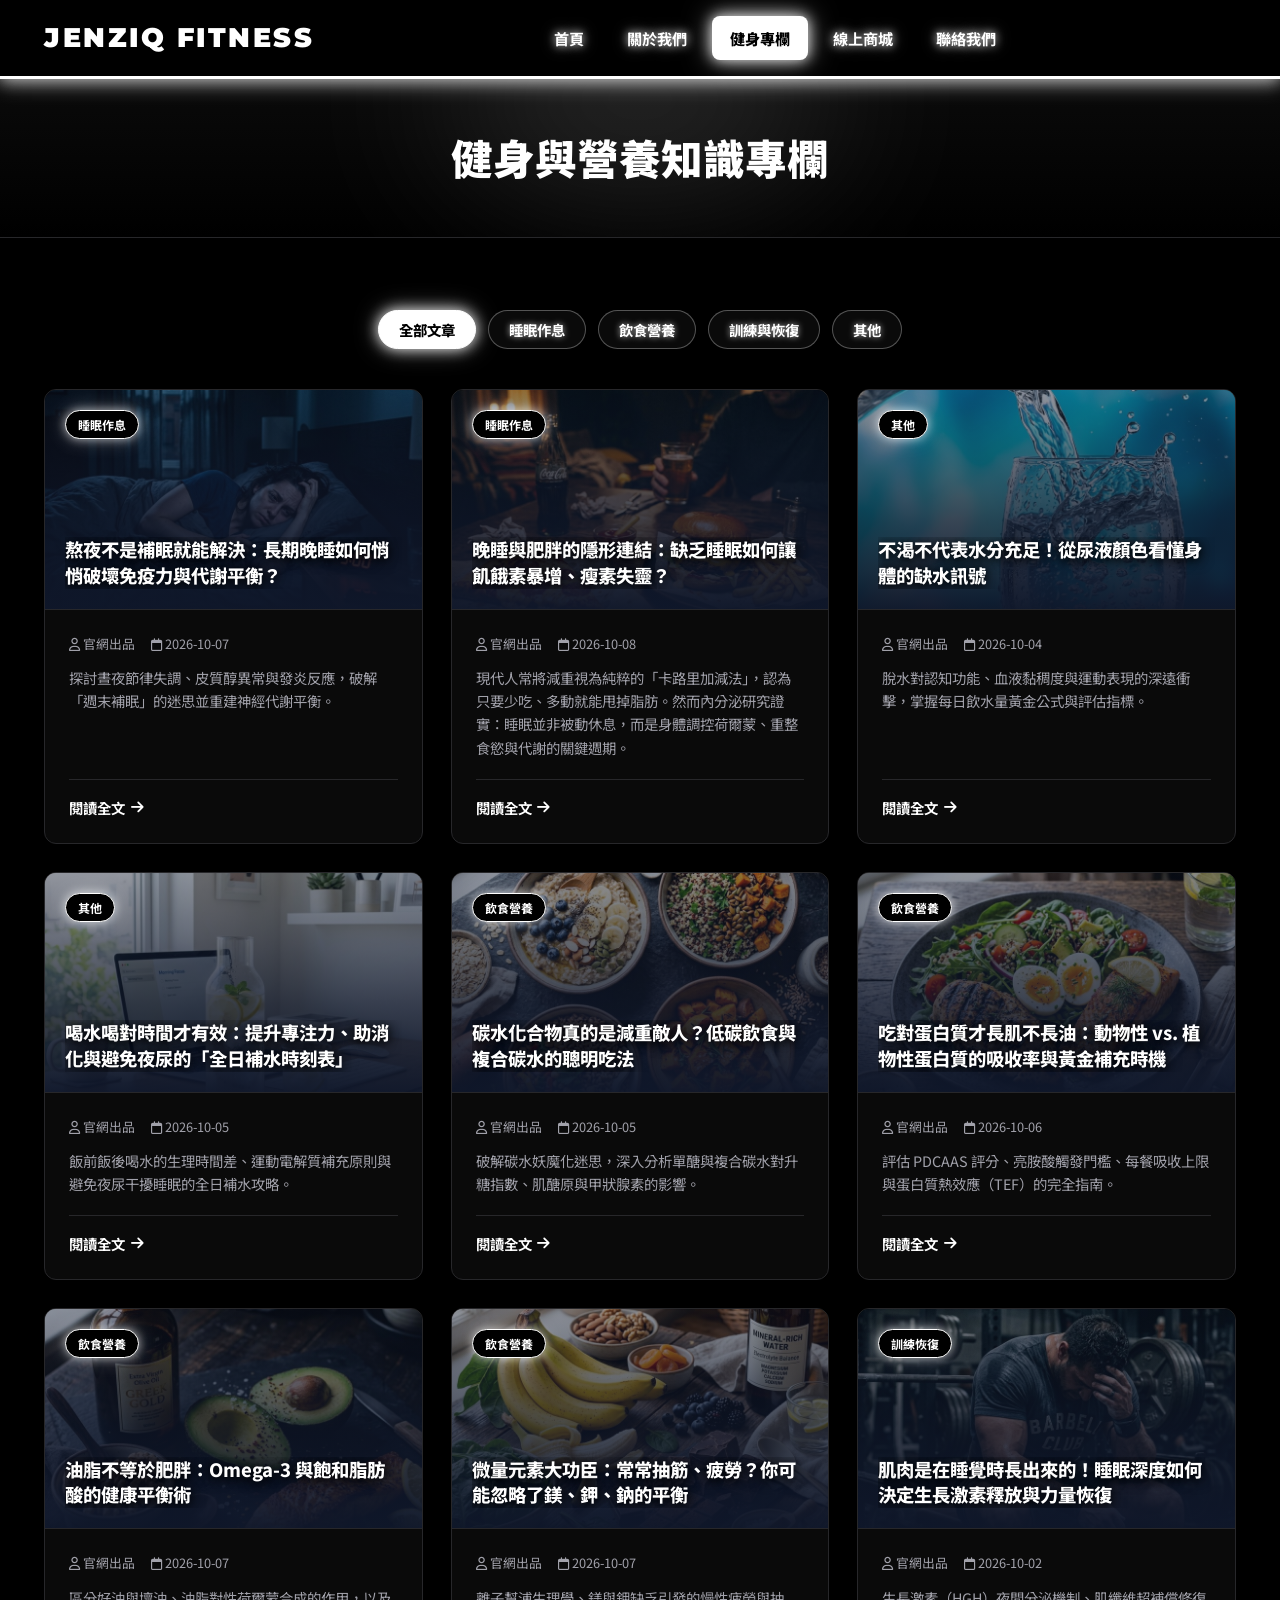
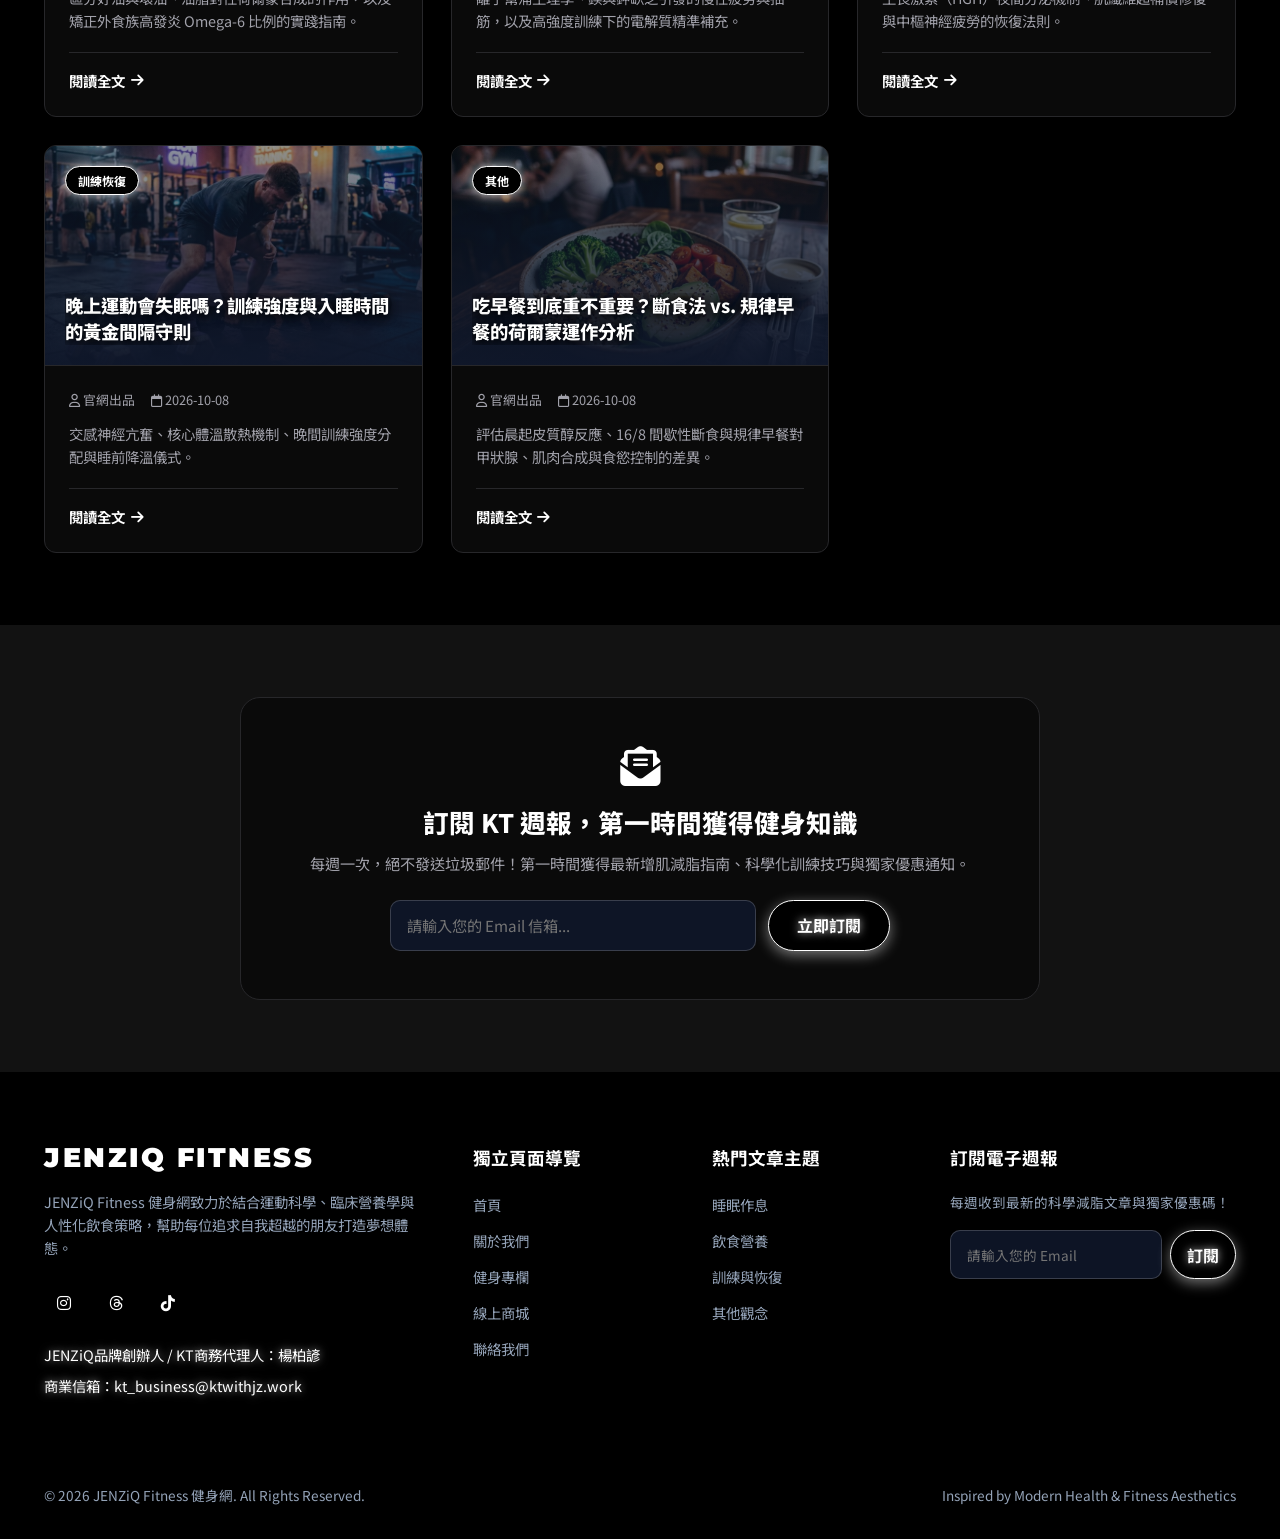
<file: articles.html>
<!DOCTYPE html>
<html lang="zh-TW">
<head>
  <meta charset="UTF-8">
  <meta name="viewport" content="width=device-width, initial-scale=1.0">
  <title>健身與營養知識專欄 | JENZiQ Fitness 健身網</title>
  <meta name="description" content="瀏覽最新科學化減脂指南、重訓動作教學、生酮低碳飲食分析與運動補給品選購建議。">
  <meta name="keywords" content="健身專欄, 減重知識, 重訓教學, 生酮飲食, 運動營養學, 增肌減脂技巧">
  
  <!-- FontAwesome Icons -->
  <link rel="stylesheet" href="https://cdnjs.cloudflare.com/ajax/libs/font-awesome/6.5.1/css/all.min.css">
  
  <!-- Custom Styles -->
  <link rel="stylesheet" href="styles.css?v=5">
  <link rel="canonical" href="https://ktwithjz.work/articles.html">
  <meta name="robots" content="index, follow, max-image-preview:large">
  <meta property="og:type" content="website">
  <meta property="og:site_name" content="JENZiQ Fitness">
  <meta property="og:locale" content="zh_TW">
  <meta property="og:title" content="健身與營養知識專欄 | JENZiQ Fitness 健身網">
  <meta property="og:description" content="瀏覽最新科學化減脂指南、重訓動作教學、生酮低碳飲食分析與運動補給品選購建議。">
  <meta property="og:url" content="https://ktwithjz.work/articles.html">
  <meta property="og:image" content="https://ktwithjz.work/ad-1.png">
  <meta name="twitter:card" content="summary_large_image">
</head>
<body>

  <!-- ==========================================================================
       SITE HEADER & NAVIGATION
       ========================================================================== -->
  <header class="site-header">
    <div class="container">
      <div class="header-inner">
        
        <a href="index.html" class="brand-logo">
          <span class="brand-title">JENZiQ FITNESS</span>
        </a>

        <ul class="nav-menu">
          <li class="nav-item">
            <a href="index.html" class="nav-link">首頁</a>
          </li>
          <li class="nav-item">
            <a href="about.html" class="nav-link">關於我們</a>
          </li>
          <li class="nav-item">
            <a href="articles.html" class="nav-link active">健身專欄</a>
          </li>
          <li class="nav-item">
            <a href="shop.html" class="nav-link">線上商城</a>
          </li>
          <li class="nav-item">
            <a href="contact.html" class="nav-link">聯絡我們</a>
          </li>
        </ul>

        <div class="header-utils">

          <button class="mobile-toggle" id="mobileToggle">
            <i class="fas fa-bars"></i>
          </button>
        </div>

      </div>
    </div>
  </header>

  <main>
    <!-- ==========================================================================
         SUBPAGE HERO HEADER
         ========================================================================== -->
    <section class="page-hero" id="articlesHero">
      <div class="container">
        <h1 class="page-hero-title">健身與營養知識專欄</h1>
      </div>
    </section>

    <!-- ==========================================================================
         ARTICLES HUB WITH CATEGORY FILTERS
         ========================================================================== -->
    <section class="section" id="articlesGridSection">
      <div class="container">
        
        <!-- Category Pills Filter -->
        <div class="category-pills">
          <button class="pill-btn active" data-category="all">全部文章</button>
          <button class="pill-btn" data-category="sleep">睡眠作息</button>
          <button class="pill-btn" data-category="nutrition">飲食營養</button>
          <button class="pill-btn" data-category="workout">訓練與恢復</button>
          <button class="pill-btn" data-category="other">其他</button>
        </div>

        <!-- Articles Grid Container -->
        <div class="articles-grid" id="articlesGrid">
          <!-- Dynamically populated via script.js -->
        </div>

      </div>
    </section>

    <!-- Article Page Transition Overlay -->
    <div id="articleTransitionOverlay" class="article-transition-overlay">
      <div class="article-transition-loader">
        <div class="transition-spinner"></div>
        <span class="transition-brand">JENZiQ FITNESS</span>
        <p class="transition-text"><i class="fas fa-book-open"></i> 文章載入中...</p>
      </div>
    </div>

    <!-- ==========================================================================
         FULL-PAGE ARTICLE READING SECTION (STEPV STYLE)
         ========================================================================== -->
    <section id="articlePageSection" class="section article-fullpage-section" style="display: none; padding-top: 2rem;">
      <div class="container">
        
        <!-- Back Link -->
        <div style="margin-bottom: 1.75rem;">
          <button class="btn-back-link" onclick="closeArticlePage()">
            <i class="fas fa-arrow-left"></i> 返回專欄列表
          </button>
        </div>

        <!-- Article Top Hero Grid -->
        <div class="article-hero-grid">
          <!-- Left Column: Title, Metadata, CTA -->
          <div class="article-hero-info">
            <h1 class="article-page-title" id="artPageTitle">【 文章標題 】</h1>
            <div class="article-page-meta" id="artPageMeta">
              <span><i class="far fa-user"></i> 作者：官網出品</span>
              <span><i class="far fa-calendar"></i> 2026-10-08</span>
            </div>
          </div>

          <!-- Right Column: Visual Cover Banner Showcase -->
          <div class="article-hero-media">
            <div class="article-cover-frame">
              <img id="artPageCoverImg" src="art-cover-1.jpg" alt="文章封面" class="art-cover-img">
              <div class="art-cover-overlay"></div>
              <div class="art-cover-banner-text">
                <span class="banner-badge-mini">好評回饋</span>
                <h3 id="artPageBannerText">肌酸是對運動和體能訓練上，超有效的補充品</h3>
                <span class="banner-brand-logo">JENZiQ FITNESS</span>
              </div>
            </div>
          </div>
        </div>

        <!-- Article Main Content & Recent Sidebar Split Grid -->
        <div class="article-main-grid" style="margin-top: 2.5rem;">
          <!-- Left Main Body Column (70%) -->
          <div class="article-main-content">
            <!-- Table of Contents (目錄) -->
            <div class="article-toc-box" id="artPageToc">
              <!-- Dynamically populated TOC -->
            </div>

            <!-- Rich Body Text -->
            <div class="article-content-body" id="artPageBody">
              <!-- Dynamically populated body -->
            </div>
          </div>

          <!-- Right Sidebar Column (30%) -->
          <div class="article-sidebar">
            <!-- Recent Articles Widget -->
            <div class="sidebar-widget">
              <h3 class="sidebar-widget-title">
                <span>近期文章</span>
                <a href="javascript:void(0)" onclick="closeArticlePage()" class="sidebar-more-link">More &gt;</a>
              </h3>
              <div class="sidebar-articles-list" id="artPageRecentList">
                <!-- Dynamically populated recent articles -->
              </div>
            </div>
          </div>
        </div>

      </div>
    </section>

    <!-- ==========================================================================
         WEEKLY NEWSLETTER SUBSCRIBE BANNER
         ========================================================================== -->
    <section class="section section-alt">
      <div class="container">
        <div style="background: var(--bg-card); border: 1px solid var(--border-color); border-radius: var(--radius-lg); padding: 3rem; text-align: center; max-width: 800px; margin: 0 auto;">
          <i class="fas fa-envelope-open-text" style="font-size: 2.5rem; color: var(--primary); margin-bottom: 1rem;"></i>
          <h3 style="font-size: 1.6rem; font-weight: 800; margin-bottom: 0.5rem; color: #ffffff;">
            訂閱 KT 週報，第一時間獲得健身知識
          </h3>
          <p style="color: var(--text-muted); font-size: 0.95rem; margin-bottom: 1.5rem;">
            每週一次，絕不發送垃圾郵件！第一時間獲得最新增肌減脂指南、科學化訓練技巧與獨家優惠通知。
          </p>
          <form class="newsletter-form" style="display: flex; gap: 0.75rem; max-width: 500px; margin: 0 auto; flex-wrap: wrap;">
            <input type="email" class="form-control newsletter-email" placeholder="請輸入您的 Email 信箱..." style="flex: 1; padding: 0.8rem 1rem;" required>
            <button type="submit" class="btn-primary" style="padding: 0.8rem 1.75rem;">立即訂閱</button>
          </form>
        </div>
      </div>
    </section>
  </main>

  <!-- Modals -->
  <div class="modal-overlay" id="searchModal">
    <div class="modal-container">
      <button class="modal-close" id="closeSearch">&times;</button>
      <h3 style="font-size: 1.3rem; font-weight: 800; margin-bottom: 1rem; color: var(--text-main);">
        <i class="fas fa-search" style="color: var(--primary);"></i> 搜尋 JENZiQ Fitness 文章
      </h3>
      <input type="text" id="searchInput" class="form-control" placeholder="輸入關鍵字（例如：減肥、蛋白質、深蹲...）" style="margin-bottom: 1.25rem;">
      <div id="searchResults" style="max-height: 300px; overflow-y: auto;">
        <p style="color: var(--text-muted); text-align: center;">輸入關鍵字搜尋文章或工具...</p>
      </div>
    </div>
  </div>

  <div class="modal-overlay" id="articleModal">
    <div class="modal-container" style="max-width: 720px;">
      <button class="modal-close" id="closeArticle">&times;</button>
      <h2 id="modalArticleTitle" style="font-size: 1.5rem; font-weight: 800; margin-bottom: 1rem; color: var(--text-main);"></h2>
      <div id="modalArticleBody"></div>
    </div>
  </div>

  <!-- Footer -->
  <footer class="site-footer">
    <div class="container">
      <div class="footer-grid">
        
        <div class="footer-brand">
          <a href="index.html" class="brand-logo">
            <span class="brand-title">JENZiQ FITNESS</span>
          </a>
          <p class="footer-desc">
            JENZiQ Fitness 健身網致力於結合運動科學、臨床營養學與人性化飲食策略，幫助每位追求自我超越的朋友打造夢想體態。
          </p>
          <div class="social-links">
            <a href="https://www.instagram.com/g_y_m777/" class="social-icon" target="_blank" title="Instagram"><i class="fab fa-instagram"></i></a>
            <a href="https://www.threads.net/@g_y_m777" class="social-icon" target="_blank" title="Threads"><i class="fab fa-threads"></i></a>
            <a href="https://www.tiktok.com/@kurtlai945" class="social-icon" target="_blank" title="TikTok"><i class="fab fa-tiktok"></i></a>
          </div>
          <p class="footer-founder" style="margin-top: 1.25rem; font-size: 0.9rem; color: #ffffff; text-shadow: 0 0 8px rgba(255,255,255,0.6);">JENZiQ品牌創辦人 / KT商務代理人：楊柏諺</p>
          <p class="footer-email" style="margin-top: 0.5rem; font-size: 0.9rem; color: #ffffff; text-shadow: 0 0 8px rgba(255,255,255,0.6);">商業信箱：<a href="mailto:kt_business@ktwithjz.work" style="color: #ffffff;">kt_business@ktwithjz.work</a></p>
        </div>

        <div>
          <h4 class="footer-title">獨立頁面導覽</h4>
          <ul class="footer-links">
            <li><a href="index.html">首頁</a></li>
            <li><a href="about.html">關於我們</a></li>
            <li><a href="articles.html">健身專欄</a></li>
            <li><a href="shop.html">線上商城</a></li>
            <li><a href="contact.html">聯絡我們</a></li>
          </ul>
        </div>

        <div>
          <h4 class="footer-title">熱門文章主題</h4>
          <ul class="footer-links">
            <li><a href="articles.html?cat=sleep">睡眠作息</a></li>
            <li><a href="articles.html?cat=nutrition">飲食營養</a></li>
            <li><a href="articles.html?cat=workout">訓練與恢復</a></li>
            <li><a href="articles.html?cat=other">其他觀念</a></li>
          </ul>
        </div>

        <div>
          <h4 class="footer-title">訂閱電子週報</h4>
          <p style="font-size: 0.85rem; margin-bottom: 1rem; color: #94a3b8;">
            每週收到最新的科學減脂文章與獨家優惠碼！
          </p>
          <form class="newsletter-form" style="display: flex; gap: 0.5rem;">
            <input type="email" class="form-control newsletter-email" placeholder="請輸入您的 Email" style="font-size: 0.85rem;" required>
            <button type="submit" class="btn-primary" style="padding: 0.6rem 1rem; white-space: nowrap;">訂閱</button>
          </form>
        </div>

      </div>

      <div class="footer-bottom">
        <p>&copy; 2026 JENZiQ Fitness 健身網. All Rights Reserved.</p>
        <p>Inspired by Modern Health & Fitness Aesthetics</p>
      </div>

    </div>
  </footer>

  <button class="back-to-top" id="backToTop" title="返回頂部">
    <i class="fas fa-arrow-up"></i>
  </button>

  <script src="script.js"></script>
</body>
</html>
</file>
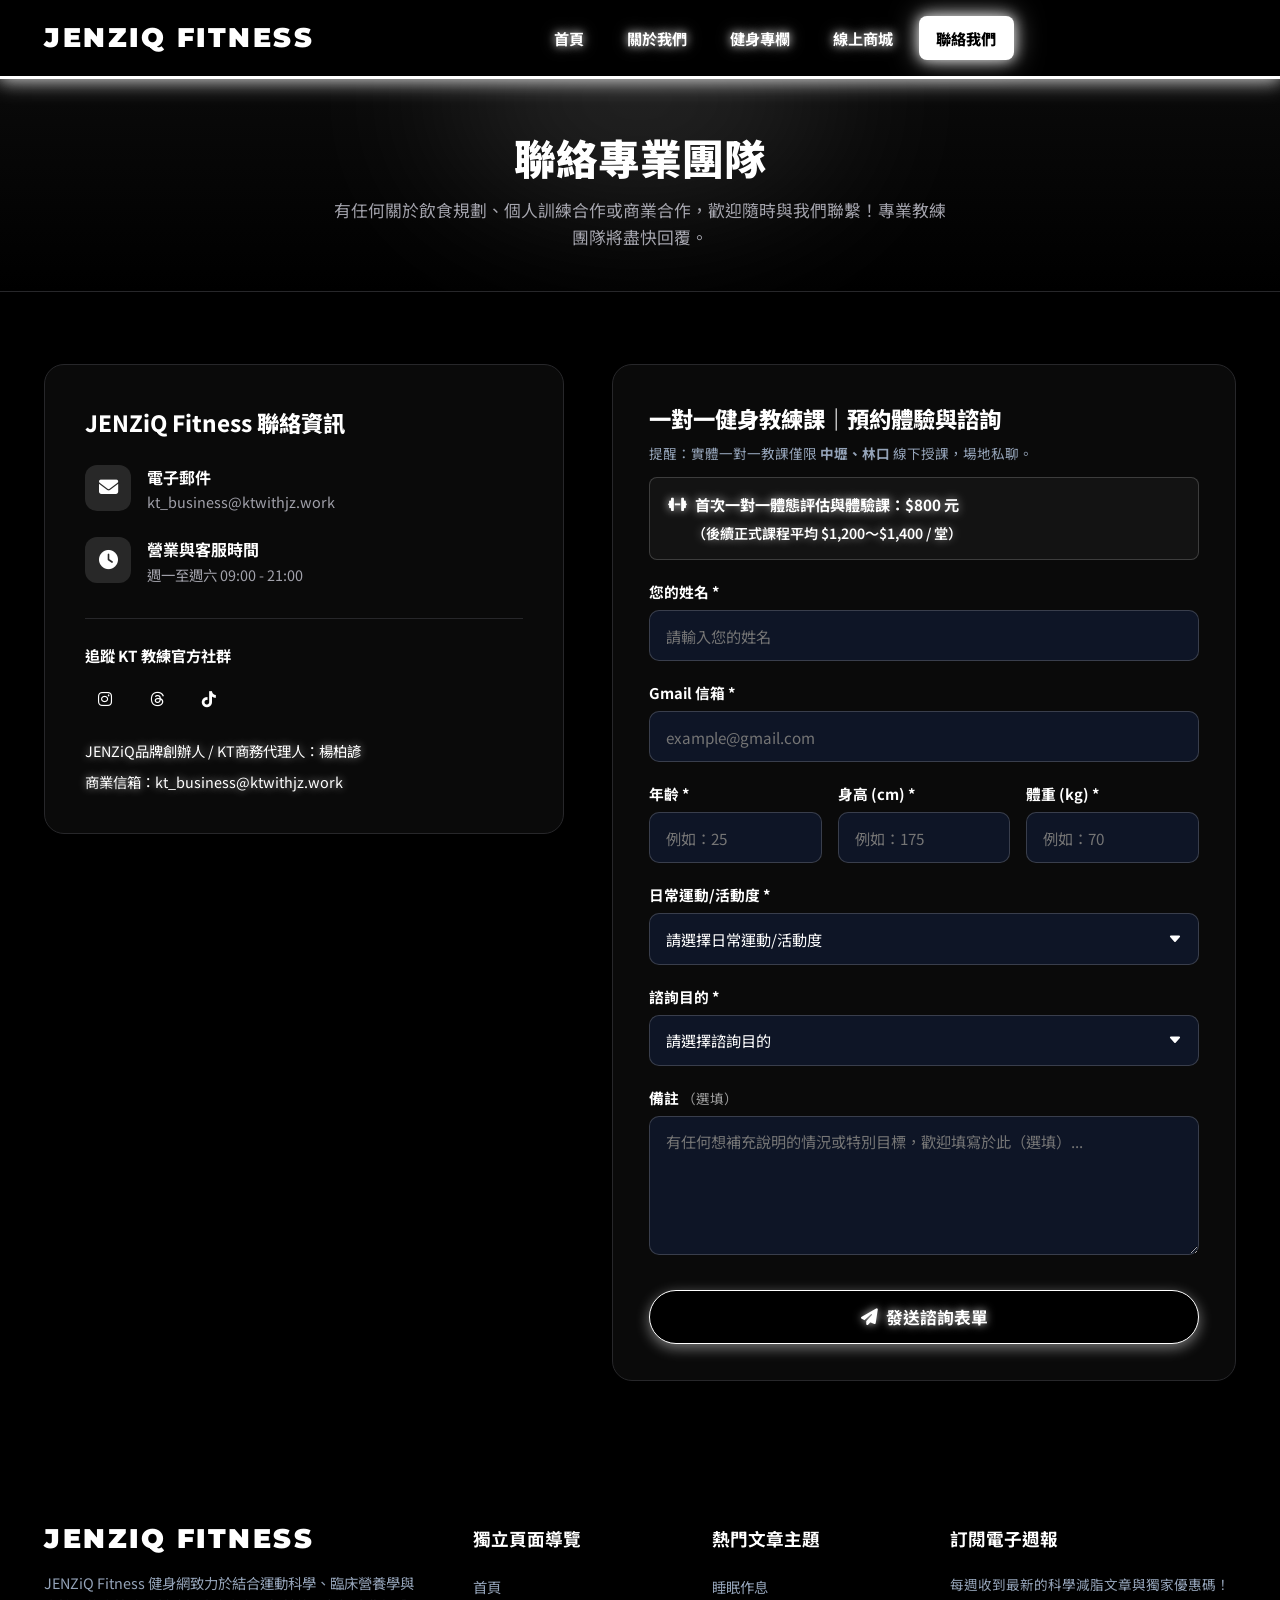
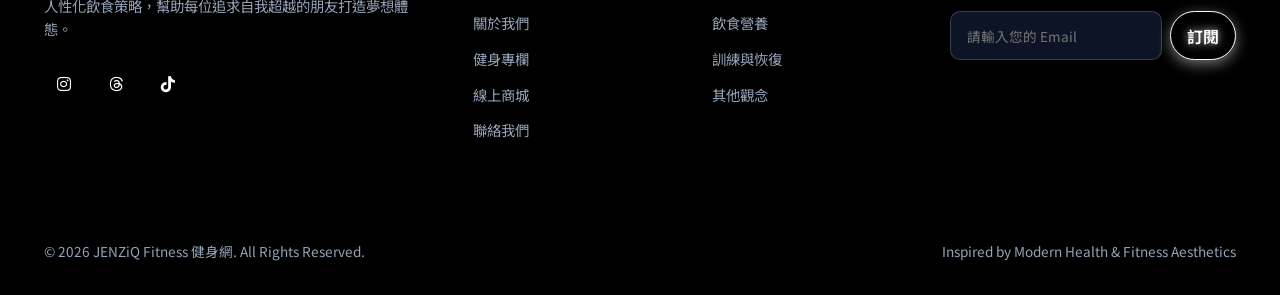
<file: contact.html>
<!DOCTYPE html>
<html lang="zh-TW">
<head>
  <meta charset="UTF-8">
  <meta name="viewport" content="width=device-width, initial-scale=1.0">
  <title>聯絡我們與線上諮詢 | JENZiQ Fitness 健身網</title>
  <meta name="description" content="預約一對一體態轉變諮詢、飲食規劃課程與商業合作洽詢。JENZiQ Fitness 專業團隊竭誠為您服務。">
  <meta name="keywords" content="聯絡 JENZiQ Fitness, 線上健身諮詢, KT 教練一對一, 飲食規劃諮詢, 健身客服">
  
  <!-- FontAwesome Icons -->
  <link rel="stylesheet" href="https://cdnjs.cloudflare.com/ajax/libs/font-awesome/6.5.1/css/all.min.css">
  
  <!-- Custom Styles -->
  <link rel="stylesheet" href="styles.css?v=11">
  <link rel="canonical" href="https://ktwithjz.work/contact.html">
  <meta name="robots" content="index, follow, max-image-preview:large">
  <meta property="og:type" content="website">
  <meta property="og:site_name" content="JENZiQ Fitness">
  <meta property="og:locale" content="zh_TW">
  <meta property="og:title" content="聯絡我們與線上諮詢 | JENZiQ Fitness 健身網">
  <meta property="og:description" content="預約一對一體態轉變諮詢、飲食規劃課程與商業合作洽詢。JENZiQ Fitness 專業團隊竭誠為您服務。">
  <meta property="og:url" content="https://ktwithjz.work/contact.html">
  <meta property="og:image" content="https://ktwithjz.work/ad-1.png">
  <meta name="twitter:card" content="summary_large_image">
</head>
<body>

  <!-- ==========================================================================
       SITE HEADER & NAVIGATION
       ========================================================================== -->
  <header class="site-header">
    <div class="container">
      <div class="header-inner">
        
        <a href="index.html" class="brand-logo">
          <span class="brand-title">JENZiQ FITNESS</span>
        </a>

        <ul class="nav-menu">
          <li class="nav-item">
            <a href="index.html" class="nav-link">首頁</a>
          </li>
          <li class="nav-item">
            <a href="about.html" class="nav-link">關於我們</a>
          </li>
          <li class="nav-item">
            <a href="articles.html" class="nav-link">健身專欄</a>
          </li>
          <li class="nav-item">
            <a href="shop.html" class="nav-link">線上商城</a>
          </li>
          <li class="nav-item">
            <a href="contact.html" class="nav-link active">聯絡我們</a>
          </li>
        </ul>

        <div class="header-utils">

          <button class="mobile-toggle" id="mobileToggle">
            <i class="fas fa-bars"></i>
          </button>
        </div>

      </div>
    </div>
  </header>

  <main>
    <!-- ==========================================================================
         SUBPAGE HERO HEADER
         ========================================================================== -->
    <section class="page-hero">
      <div class="container">
        <h1 class="page-hero-title">聯絡專業團隊</h1>
        <p class="page-hero-desc">
          有任何關於飲食規劃、個人訓練合作或商業合作，歡迎隨時與我們聯繫！專業教練團隊將盡快回覆。
        </p>
      </div>
    </section>

    <!-- ==========================================================================
         CONTACT INFO & CONSULTATION FORM
         ========================================================================== -->
    <section class="section">
      <div class="container">
        
        <div class="contact-grid">
          
          <!-- Contact Info -->
          <div class="contact-info-card">
            <h3 style="font-size: 1.4rem; font-weight: 800; margin-bottom: 1.5rem; color: var(--text-main);">
              JENZiQ Fitness 聯絡資訊
            </h3>

            <div class="contact-method">
              <div class="contact-icon">
                <i class="fas fa-envelope"></i>
              </div>
              <div class="contact-detail">
                <h4>電子郵件</h4>
                <p><a href="mailto:kt_business@ktwithjz.work" style="color: inherit;">kt_business@ktwithjz.work</a></p>
              </div>
            </div>

            <div class="contact-method">
              <div class="contact-icon">
                <i class="fas fa-clock"></i>
              </div>
              <div class="contact-detail">
                <h4>營業與客服時間</h4>
                <p>週一至週六 09:00 - 21:00</p>
              </div>
            </div>

            <div style="margin-top: 2rem; padding-top: 1.5rem; border-top: 1px solid var(--border-color);">
              <h4 style="font-size: 0.95rem; font-weight: 700; color: #ffffff; margin-bottom: 0.75rem;">追蹤 KT 教練官方社群</h4>
              <div class="social-links">
            <a href="https://www.instagram.com/g_y_m777/" class="social-icon" target="_blank" title="Instagram"><i class="fab fa-instagram"></i></a>
            <a href="https://www.threads.net/@g_y_m777" class="social-icon" target="_blank" title="Threads"><i class="fab fa-threads"></i></a>
            <a href="https://www.tiktok.com/@kurtlai945" class="social-icon" target="_blank" title="TikTok"><i class="fab fa-tiktok"></i></a>
          </div>
          <p class="footer-founder" style="margin-top: 1.25rem; font-size: 0.9rem; color: #ffffff; text-shadow: 0 0 8px rgba(255,255,255,0.6);">JENZiQ品牌創辦人 / KT商務代理人：楊柏諺</p>
          <p class="footer-email" style="margin-top: 0.5rem; font-size: 0.9rem; color: #ffffff; text-shadow: 0 0 8px rgba(255,255,255,0.6);">商業信箱：<a href="mailto:kt_business@ktwithjz.work" style="color: #ffffff;">kt_business@ktwithjz.work</a></p>
            </div>
          </div>

          <!-- Contact Form -->
          <div class="contact-form-box" id="coaching-form">
            <h3 style="font-size: 1.4rem; font-weight: 800; margin-bottom: 0.4rem; color: var(--text-main);">
              一對一健身教練課｜預約體驗與諮詢
            </h3>
            <p style="font-size: 0.85rem; color: #94a3b8; margin-bottom: 0.85rem; line-height: 1.5;">
              提醒：實體一對一教課僅限 <strong>中壢、林口</strong> 線下授課，場地私聊。
            </p>

            <div style="background: rgba(255, 255, 255, 0.04); border: 1px solid rgba(255, 255, 255, 0.18); border-radius: 8px; padding: 0.9rem 1.1rem; margin-bottom: 1.25rem;">
              <div style="font-size: 0.95rem; font-weight: 700; color: #ffffff; text-shadow: 0 0 10px rgba(255,255,255,0.7); margin-bottom: 0.35rem; display: flex; align-items: center; gap: 0.5rem;">
                <i class="fas fa-dumbbell" style="color: #ffffff; text-shadow: 0 0 8px rgba(255,255,255,0.8);"></i>
                <span>首次一對一體態評估與體驗課：$800 元</span>
              </div>
              <div style="font-size: 0.88rem; color: #ffffff; font-weight: 600; text-shadow: 0 0 8px rgba(255,255,255,0.5); padding-left: 1.55rem;">
                （後續正式課程平均 $1,200～$1,400 / 堂）
              </div>
            </div>
            
            <form id="contactForm" action="mailto:kt_business@ktwithjz.work" method="POST" enctype="text/plain">
              <div class="form-group">
                <label class="form-label" for="contactName">您的姓名 *</label>
                <input type="text" id="contactName" name="姓名" class="form-control" placeholder="請輸入您的姓名" required>
              </div>

              <div class="form-group">
                <label class="form-label" for="contactEmail">Gmail 信箱 *</label>
                <input type="email" id="contactEmail" name="Gmail信箱" class="form-control" placeholder="example@gmail.com" required>
              </div>

              <div style="display: grid; grid-template-columns: repeat(auto-fit, minmax(100px, 1fr)); gap: 1rem;">
                <div class="form-group">
                  <label class="form-label" for="contactAge">年齡 *</label>
                  <input type="number" id="contactAge" name="年齡" class="form-control" placeholder="例如：25" min="10" max="100" required>
                </div>
                <div class="form-group">
                  <label class="form-label" for="contactHeight">身高 (cm) *</label>
                  <input type="number" id="contactHeight" name="身高cm" class="form-control" placeholder="例如：175" min="100" max="230" required>
                </div>
                <div class="form-group">
                  <label class="form-label" for="contactWeight">體重 (kg) *</label>
                  <input type="number" id="contactWeight" name="體重kg" class="form-control" placeholder="例如：70" min="30" max="200" required>
                </div>
              </div>

              <div class="form-group">
                <label class="form-label" for="contactActivity">日常運動/活動度 *</label>
                <select id="contactActivity" name="日常運動與活動度" class="form-control" required>
                  <option value="" disabled selected>請選擇日常運動/活動度</option>
                  <option value="沒在運動">沒在運動</option>
                  <option value="一個星期運動 1-3 天">一個星期運動 1-3 天</option>
                  <option value="一個星期運動 3-5 天">一個星期運動 3-5 天</option>
                  <option value="一個星期運動 6-7 天">一個星期運動 6-7 天</option>
                  <option value="無時無刻都在動">無時無刻都在動</option>
                </select>
              </div>

              <div class="form-group">
                <label class="form-label" for="contactGoal">諮詢目的 *</label>
                <select id="contactGoal" name="諮詢目的" class="form-control" required>
                  <option value="" disabled selected>請選擇諮詢目的</option>
                  <option value="增肌">增肌</option>
                  <option value="減重">減重</option>
                  <option value="陪伴式運動">陪伴式運動</option>
                  <option value="新手動作教學">新手動作教學</option>
                </select>
              </div>

              <div class="form-group">
                <label class="form-label" for="contactNote">備註 <span style="font-weight: 400; opacity: 0.6; font-size: 0.85rem;">（選填）</span></label>
                <textarea id="contactNote" name="備註" class="form-control" rows="5" placeholder="有任何想補充說明的情況或特別目標，歡迎填寫於此（選填）..."></textarea>
              </div>

              <button type="submit" class="btn-primary" style="width: 100%; justify-content: center; font-size: 1.05rem; padding: 0.9rem; margin-top: 0.5rem;">
                <i class="fas fa-paper-plane"></i> 發送諮詢表單
              </button>
            </form>
          </div>

        </div>

      </div>
    </section>


  </main>

  <!-- Modals -->
  <div class="modal-overlay" id="searchModal">
    <div class="modal-container">
      <button class="modal-close" id="closeSearch">&times;</button>
      <h3 style="font-size: 1.3rem; font-weight: 800; margin-bottom: 1rem; color: var(--text-main);">
        <i class="fas fa-search" style="color: var(--primary);"></i> 搜尋 JENZiQ Fitness
      </h3>
      <input type="text" id="searchInput" class="form-control" placeholder="輸入關鍵字..." style="margin-bottom: 1.25rem;">
      <div id="searchResults" style="max-height: 300px; overflow-y: auto;">
        <p style="color: var(--text-muted); text-align: center;">輸入關鍵字搜尋文章或工具...</p>
      </div>
    </div>
  </div>

  <div class="modal-overlay" id="articleModal">
    <div class="modal-container" style="max-width: 720px;">
      <button class="modal-close" id="closeArticle">&times;</button>
      <h2 id="modalArticleTitle" style="font-size: 1.5rem; font-weight: 800; margin-bottom: 1rem; color: var(--text-main);"></h2>
      <div id="modalArticleBody"></div>
    </div>
  </div>

  <!-- Footer -->
  <footer class="site-footer">
    <div class="container">
      <div class="footer-grid">
        
        <div class="footer-brand">
          <a href="index.html" class="brand-logo">
            <span class="brand-title">JENZiQ FITNESS</span>
          </a>
          <p class="footer-desc">
            JENZiQ Fitness 健身網致力於結合運動科學、臨床營養學與人性化飲食策略，幫助每位追求自我超越的朋友打造夢想體態。
          </p>
          <div class="social-links">
            <a href="https://www.instagram.com/g_y_m777/" class="social-icon" target="_blank" title="Instagram"><i class="fab fa-instagram"></i></a>
            <a href="https://www.threads.net/@g_y_m777" class="social-icon" target="_blank" title="Threads"><i class="fab fa-threads"></i></a>
            <a href="https://www.tiktok.com/@kurtlai945" class="social-icon" target="_blank" title="TikTok"><i class="fab fa-tiktok"></i></a>
          </div>
        </div>

        <div>
          <h4 class="footer-title">獨立頁面導覽</h4>
          <ul class="footer-links">
            <li><a href="index.html">首頁</a></li>
            <li><a href="about.html">關於我們</a></li>
            <li><a href="articles.html">健身專欄</a></li>
            <li><a href="shop.html">線上商城</a></li>
            <li><a href="contact.html">聯絡我們</a></li>
          </ul>
        </div>

        <div>
          <h4 class="footer-title">熱門文章主題</h4>
          <ul class="footer-links">
            <li><a href="articles.html?cat=sleep">睡眠作息</a></li>
            <li><a href="articles.html?cat=nutrition">飲食營養</a></li>
            <li><a href="articles.html?cat=workout">訓練與恢復</a></li>
            <li><a href="articles.html?cat=other">其他觀念</a></li>
          </ul>
        </div>

        <div>
          <h4 class="footer-title">訂閱電子週報</h4>
          <p style="font-size: 0.85rem; margin-bottom: 1rem; color: #94a3b8;">
            每週收到最新的科學減脂文章與獨家優惠碼！
          </p>
          <form class="newsletter-form" style="display: flex; gap: 0.5rem;">
            <input type="email" class="form-control newsletter-email" placeholder="請輸入您的 Email" style="font-size: 0.85rem;" required>
            <button type="submit" class="btn-primary" style="padding: 0.6rem 1rem; white-space: nowrap;">訂閱</button>
          </form>
        </div>

      </div>

      <div class="footer-bottom">
        <p>&copy; 2026 JENZiQ Fitness 健身網. All Rights Reserved.</p>
        <p>Inspired by Modern Health & Fitness Aesthetics</p>
      </div>

    </div>
  </footer>

  <button class="back-to-top" id="backToTop" title="返回頂部">
    <i class="fas fa-arrow-up"></i>
  </button>

  <script src="script.js"></script>
</body>
</html>
</file>
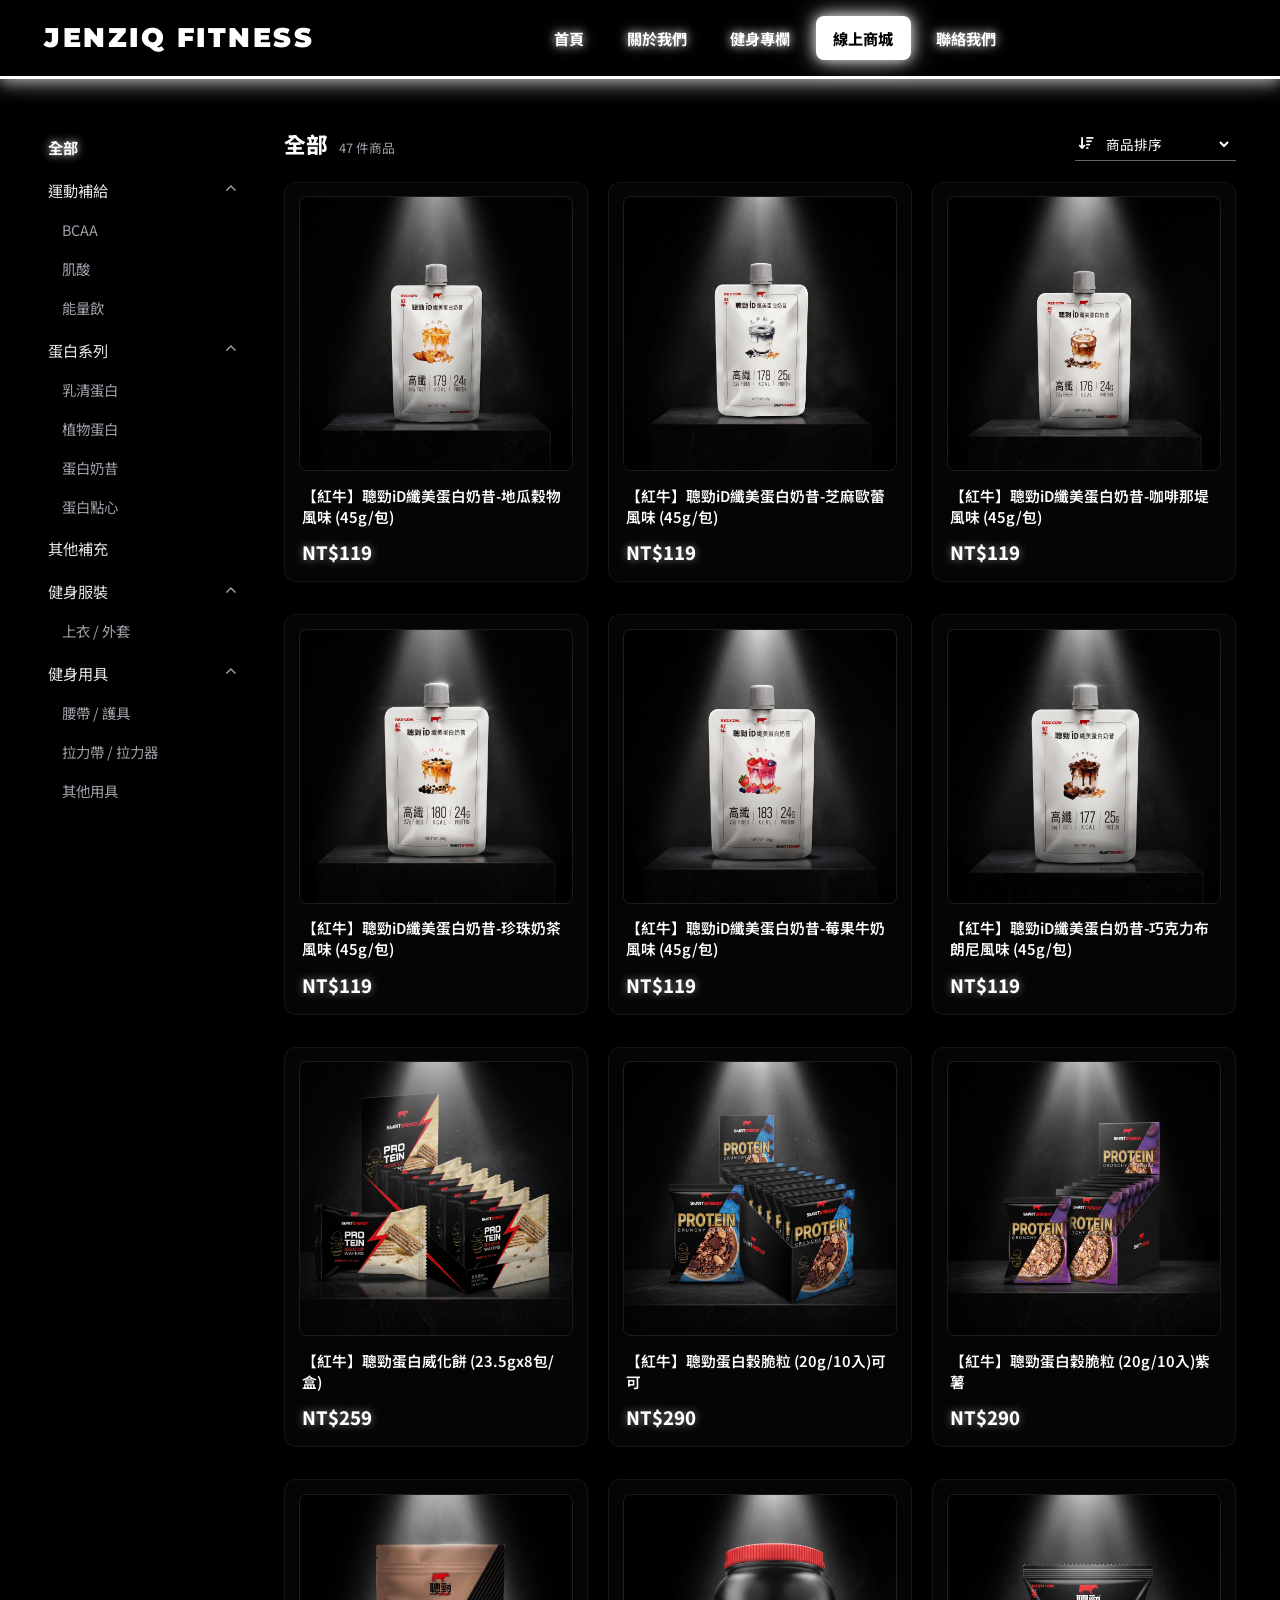
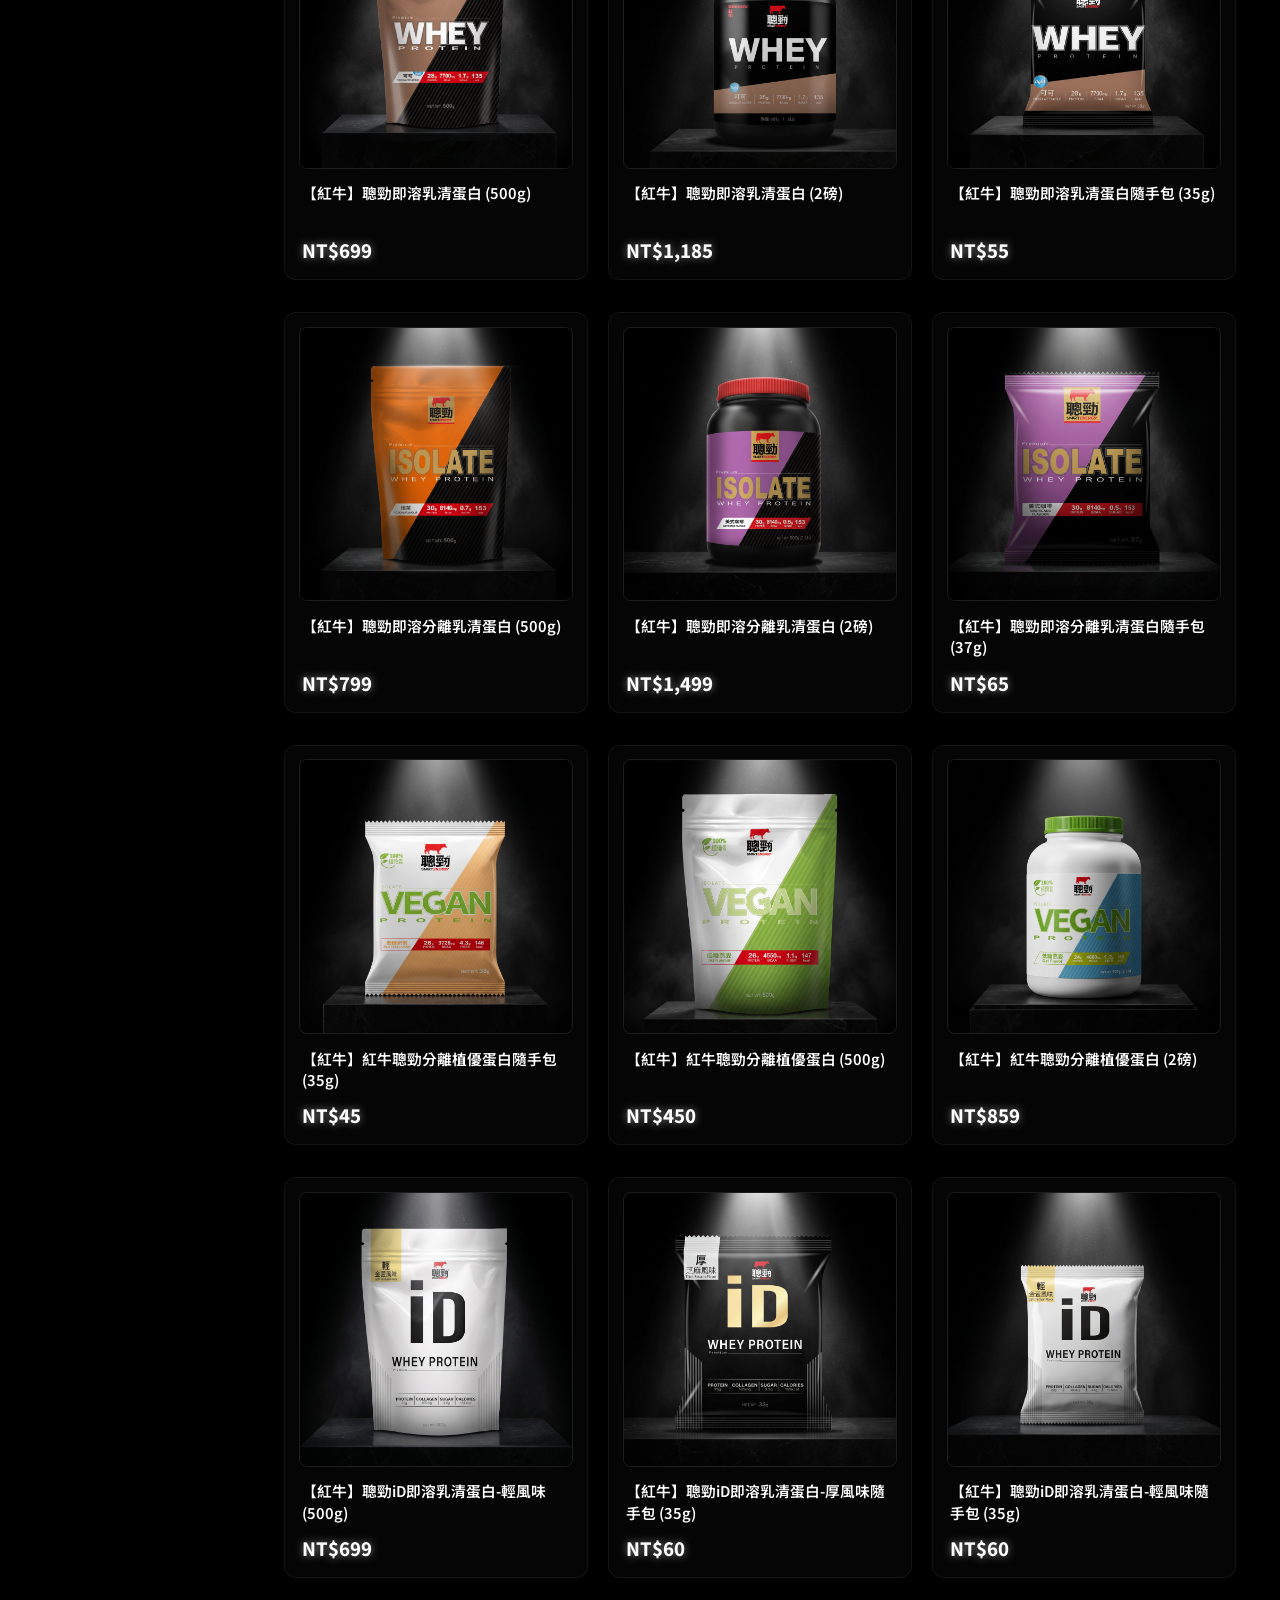
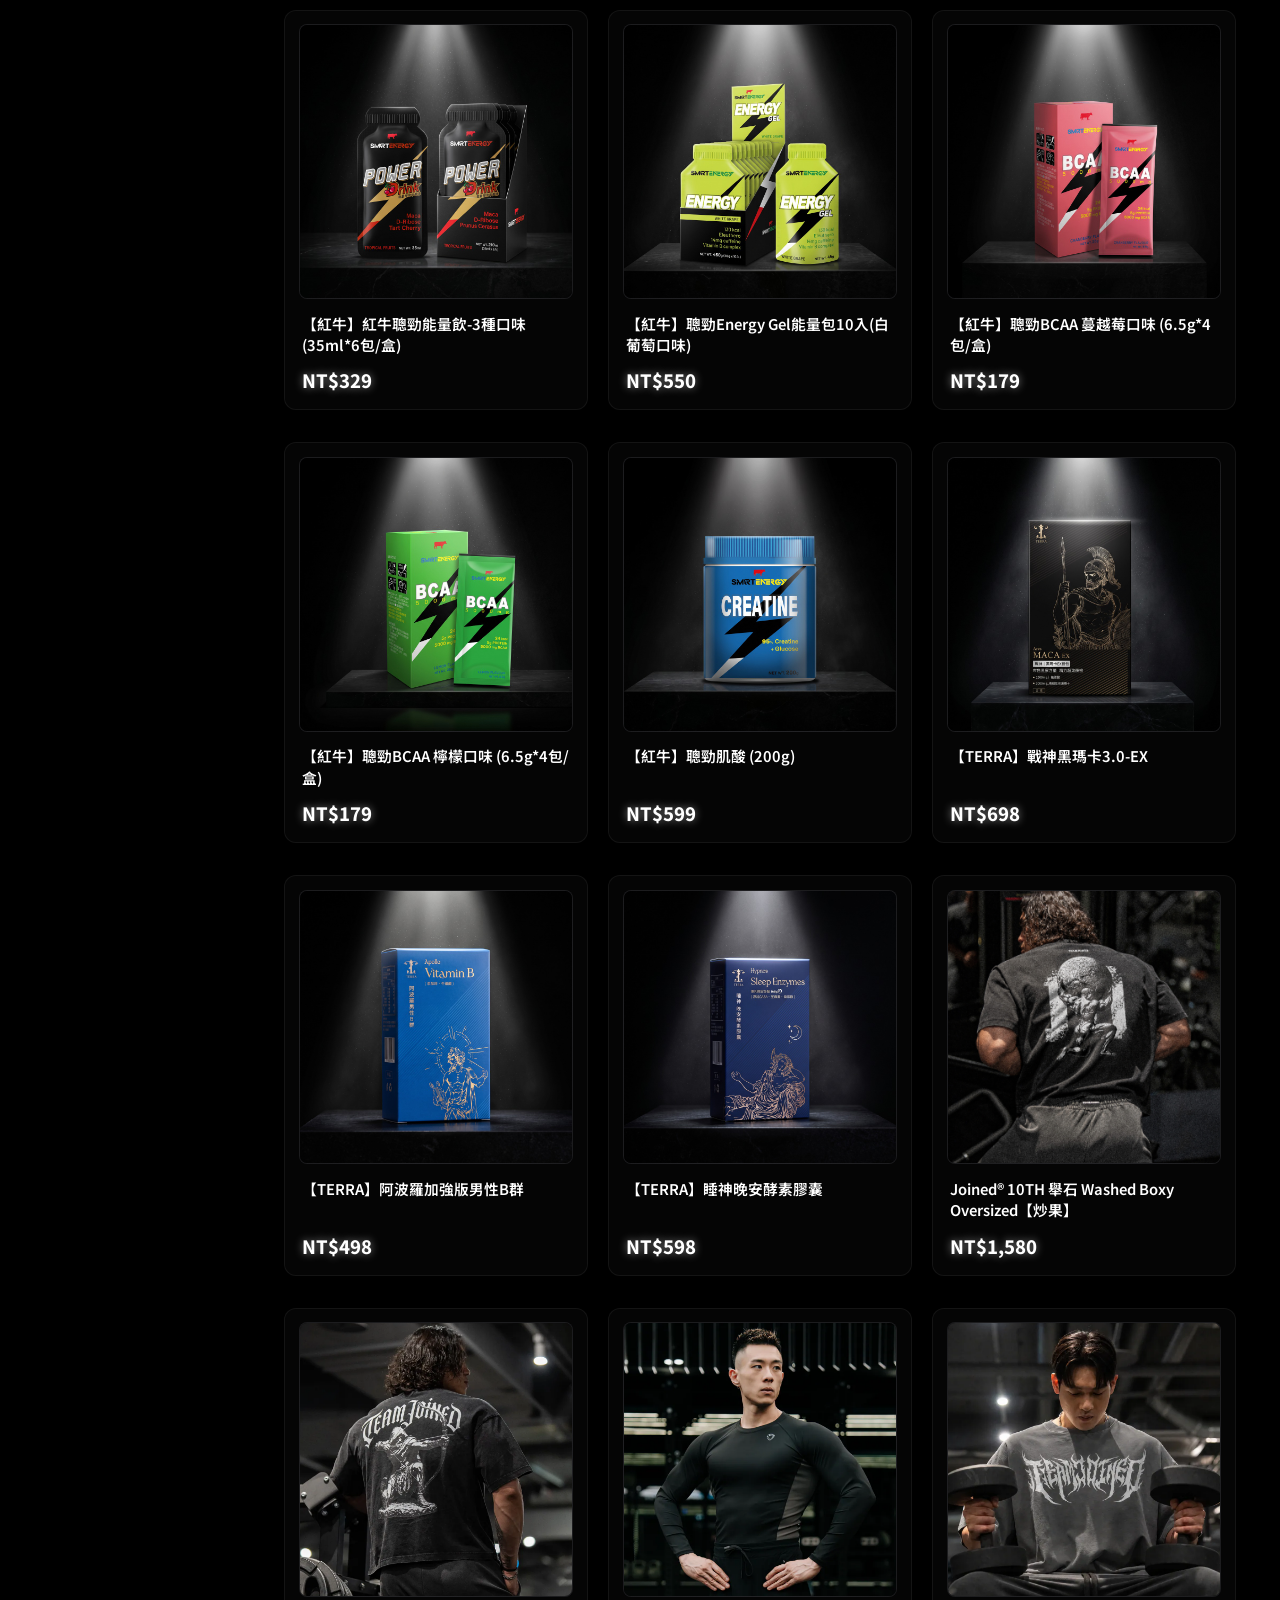
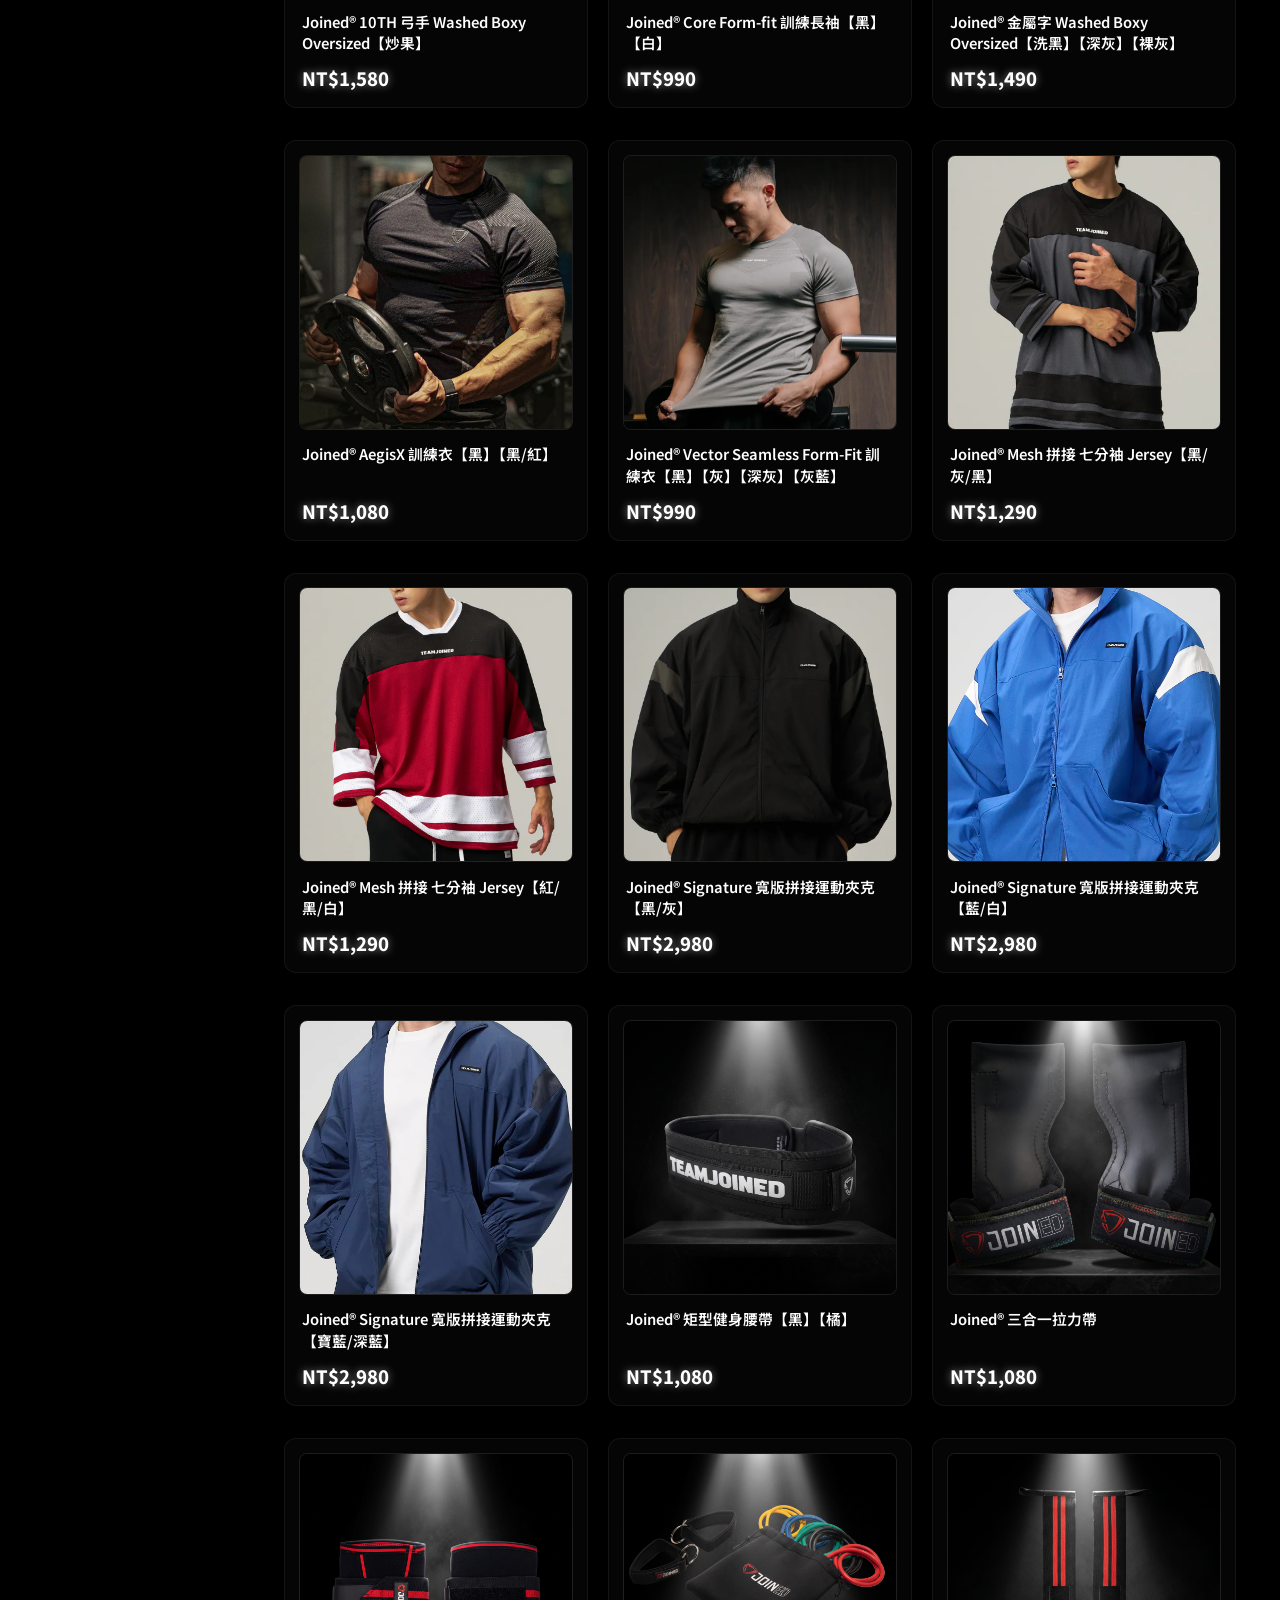
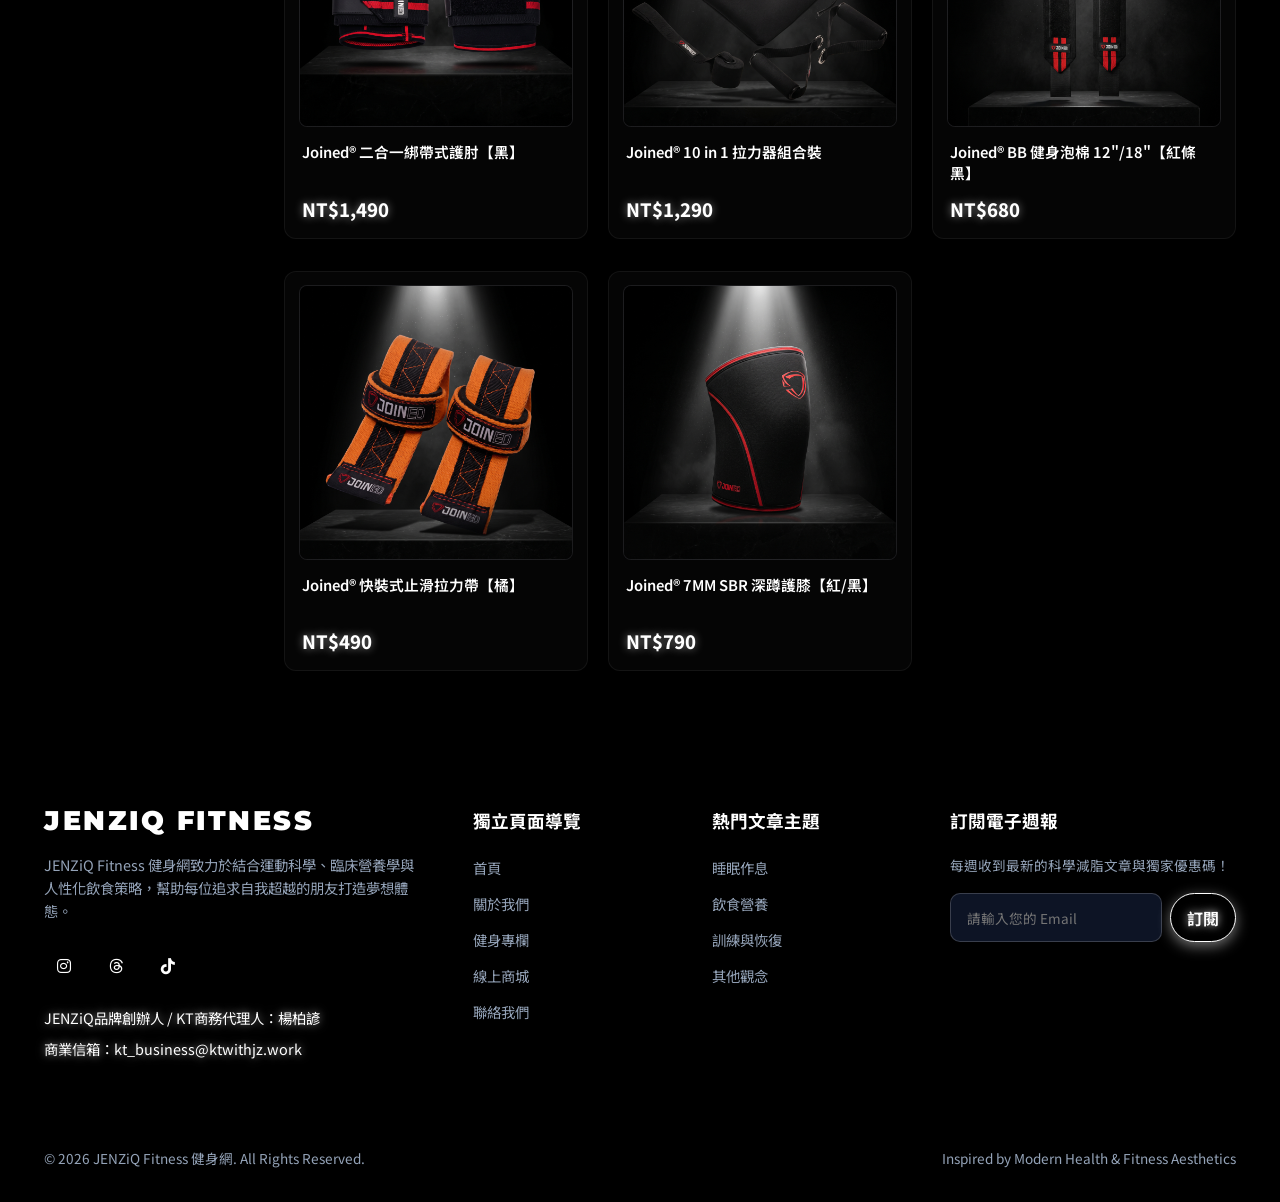
<file: shop.html>
<!DOCTYPE html>
<html lang="zh-TW">

<head>
  <meta charset="UTF-8">
  <meta name="viewport" content="width=device-width, initial-scale=1.0">
  <title>KT 嚴選運動補給品與周邊商城 | JENZiQ Fitness</title>
  <meta name="description" content="選購 KT 嚴選頂級 rTG 深海魚油、分離乳清蛋白粉、一水肌酸與質感健身搖搖杯。">
  <meta name="keywords" content="KT 商城, 健身補給品, 乳清蛋白粉, 深海魚油, 肌酸, 健身搖搖杯, 運動保健品">

  <!-- FontAwesome Icons -->
  <link rel="stylesheet" href="https://cdnjs.cloudflare.com/ajax/libs/font-awesome/6.5.1/css/all.min.css">

  <!-- Custom Styles -->
  <link rel="stylesheet" href="styles.css?v=11">
  <link rel="canonical" href="https://ktwithjz.work/shop.html">
  <meta name="robots" content="index, follow, max-image-preview:large">
  <meta property="og:type" content="website">
  <meta property="og:site_name" content="JENZiQ Fitness">
  <meta property="og:locale" content="zh_TW">
  <meta property="og:title" content="KT 嚴選運動補給品與周邊商城 | JENZiQ Fitness">
  <meta property="og:description" content="選購 KT 嚴選頂級 rTG 深海魚油、分離乳清蛋白粉、一水肌酸與質感健身搖搖杯。">
  <meta property="og:url" content="https://ktwithjz.work/shop.html">
  <meta property="og:image" content="https://ktwithjz.work/ad-1.png">
  <meta name="twitter:card" content="summary_large_image">
</head>

<body>

  <!-- ==========================================================================
       SITE HEADER & NAVIGATION
       ========================================================================== -->
  <header class="site-header">
    <div class="container">
      <div class="header-inner">

        <a href="index.html" class="brand-logo">
          <span class="brand-title">JENZiQ FITNESS</span>
        </a>

        <ul class="nav-menu">
          <li class="nav-item">
            <a href="index.html" class="nav-link">首頁</a>
          </li>
          <li class="nav-item">
            <a href="about.html" class="nav-link">關於我們</a>
          </li>
          <li class="nav-item">
            <a href="articles.html" class="nav-link">健身專欄</a>
          </li>
          <li class="nav-item">
            <a href="shop.html" class="nav-link active">線上商城</a>
          </li>
          <li class="nav-item">
            <a href="contact.html" class="nav-link">聯絡我們</a>
          </li>
        </ul>

        <div class="header-utils">

          <button class="mobile-toggle" id="mobileToggle">
            <i class="fas fa-bars"></i>
          </button>
        </div>

      </div>
    </div>
  </header>

  <main>
    <h1 style="position:absolute; width:1px; height:1px; overflow:hidden; clip:rect(0 0 0 0);">KT 嚴選運動補給品</h1>


    <!-- ==========================================================================
         STORE: SIDEBAR CATEGORIES + PRODUCT GRID
         ========================================================================== -->
    <section class="store-section">
      <div class="container store-layout">

        <!-- Left: category sidebar -->
        <aside class="store-sidebar" id="storeSidebar">
          <ul class="cat-list">
            <li><a class="cat-link active" data-cat="all">全部</a></li>
            <li class="cat-group open">
              <a class="cat-link cat-toggle" data-cat="sport">運動補給 <i class="fas fa-chevron-up"></i></a>
              <ul class="cat-sub">
                <li><a class="cat-link" data-cat="bcaa">BCAA</a></li>
                <li><a class="cat-link" data-cat="creatine">肌酸</a></li>
                <li><a class="cat-link" data-cat="energy">能量飲</a></li>
              </ul>
            </li>
            <li class="cat-group open">
              <a class="cat-link cat-toggle" data-cat="protein">蛋白系列 <i class="fas fa-chevron-up"></i></a>
              <ul class="cat-sub">
                <li><a class="cat-link" data-cat="whey">乳清蛋白</a></li>
                <li><a class="cat-link" data-cat="plant">植物蛋白</a></li>
                <li><a class="cat-link" data-cat="shake">蛋白奶昔</a></li>
                <li><a class="cat-link" data-cat="snack">蛋白點心</a></li>
              </ul>
            </li>
            <li><a class="cat-link" data-cat="other">其他補充</a></li>
            <li class="cat-group open">
              <a class="cat-link cat-toggle" data-cat="clothing">健身服裝 <i class="fas fa-chevron-up"></i></a>
              <ul class="cat-sub">
                <li><a class="cat-link" data-cat="tops">上衣 / 外套</a></li>
              </ul>
            </li>
            <li class="cat-group open">
              <a class="cat-link cat-toggle" data-cat="equipment">健身用具 <i class="fas fa-chevron-up"></i></a>
              <ul class="cat-sub">
                <li><a class="cat-link" data-cat="belt">腰帶 / 護具</a></li>
                <li><a class="cat-link" data-cat="strap">拉力帶 / 拉力器</a></li>
                <li><a class="cat-link" data-cat="accessory">其他用具</a></li>
              </ul>
            </li>
          </ul>
        </aside>

        <!-- Right: toolbar + grid -->
        <div class="store-main">
          <div class="store-toolbar">
            <h2 class="store-title"><span id="storeCatName">全部</span> <small id="storeCount">0 件商品</small></h2>
            <div class="store-controls">
              <label class="store-select"><i class="fas fa-sort-amount-down"></i>
                <select id="storeSort" aria-label="商品排序">
                  <option value="default">商品排序</option>
                  <option value="price-asc">價格：低到高</option>
                  <option value="price-desc">價格：高到低</option>
                </select>
              </label>
            </div>
          </div>

          <div class="store-grid" id="storeGrid"></div>
        </div>

      </div>
    </section>

    <script>
      (function () {
        const PRODUCTS = [
          { code: 'R001', name: '【紅牛】聰勁iD纖美蛋白奶昔-地瓜穀物風味 (45g/包)', brand: '紅牛 RED COW', price: 119, tag: '合作推廣', img: 'r001.jpg', tags: ['protein', 'shake'], link: 'https://afflnk.site/track/clicks/5300/c627c2bc9b0425dcfe83ec23d62e9e44256f4cc163b2a0f90263b20571401de3c021e7e5593c99616c?t=https%253A%252F%252Fbuy.healthing.com.tw%252Fproducts%252F%25E3%2580%2590%25E7%25B4%2585%25E7%2589%259B%25E3%2580%2591%25E8%2581%25B0%25E5%258B%2581id%25E7%25BA%2596%25E7%25BE%258E%25E8%259B%258B%25E7%2599%25BD%25E5%25A5%25B6%25E6%2598%2594-%25E5%259C%25B0%25E7%2593%259C%25E7%25A9%2580%25E7%2589%25A9%25E9%25A2%25A8%25E5%2591%25B3' },
          { code: 'R002', name: '【紅牛】聰勁iD纖美蛋白奶昔-芝麻歐蕾風味 (45g/包)', brand: '紅牛 RED COW', price: 119, tag: '合作推廣', img: 'r002.jpg', tags: ['protein', 'shake'], link: 'https://afftkr.site/track/clicks/5300/c627c2bc9b0425dcfe83ec23d62e9e44256f4cc163b2a0f90263b20571401de3c021e7e5593c99616c?t=https%253A%252F%252Fbuy.healthing.com.tw%252Fproducts%252F%25E3%2580%2590%25E7%25B4%2585%25E7%2589%259B%25E3%2580%2591%25E8%2581%25B0%25E5%258B%2581id%25E7%25BA%2596%25E7%25BE%258E%25E8%259B%258B%25E7%2599%25BD%25E5%25A5%25B6%25E6%2598%2594-%25E8%258A%259D%25E9%25BA%25BB%25E6%25AD%2590%25E8%2595%25BE%25E9%25A2%25A8%25E5%2591%25B3' },
          { code: 'R003', name: '【紅牛】聰勁iD纖美蛋白奶昔-咖啡那堤風味 (45g/包)', brand: '紅牛 RED COW', price: 119, tag: '合作推廣', img: 'r003.jpg', tags: ['protein', 'shake'], link: 'https://aftck.com/track/clicks/5300/c627c2bc9b0425dcfe83ec23d62e9e44256f4cc163b2a0f90263b20571401de3c021e7e5593c99616c?t=https%253A%252F%252Fbuy.healthing.com.tw%252Fproducts%252F%25E3%2580%2590%25E7%25B4%2585%25E7%2589%259B%25E3%2580%2591%25E8%2581%25B0%25E5%258B%2581id%25E7%25BA%2596%25E7%25BE%258E%25E8%259B%258B%25E7%2599%25BD%25E5%25A5%25B6%25E6%2598%2594-%25E5%2592%2596%25E5%2595%25A1%25E9%2582%25A3%25E5%25A0%25A4%25E9%25A2%25A8%25E5%2591%25B3' },
          { code: 'R004', name: '【紅牛】聰勁iD纖美蛋白奶昔-珍珠奶茶風味 (45g/包)', brand: '紅牛 RED COW', price: 119, tag: '合作推廣', img: 'r004.jpg', tags: ['protein', 'shake'], link: 'https://afftck.site/track/clicks/5300/c627c2bc9b0425dcfe83ec23d62e9e44256f4cc163b2a0f90263b20571401de3c021e7e5593c99616c?t=https%253A%252F%252Fbuy.healthing.com.tw%252Fproducts%252F%25E3%2580%2590%25E7%25B4%2585%25E7%2589%259B%25E3%2580%2591%25E8%2581%25B0%25E5%258B%2581id%25E7%25BA%2596%25E7%25BE%258E%25E8%259B%258B%25E7%2599%25BD%25E5%25A5%25B6%25E6%2598%2594-%25E7%258F%258D%25E7%258F%25A0%25E5%25A5%25B6%25E8%258C%25B6%25E9%25A2%25A8%25E5%2591%25B3' },
          { code: 'R005', name: '【紅牛】聰勁iD纖美蛋白奶昔-莓果牛奶風味 (45g/包)', brand: '紅牛 RED COW', price: 119, tag: '合作推廣', img: 'r005.jpg', tags: ['protein', 'shake'], link: 'https://affclkr.online/track/clicks/5300/c627c2bc9b0425dcfe83ec23d62e9e44256f4cc163b2a0f90263b20571401de3c021e7e5593c99616c?t=https%253A%252F%252Fbuy.healthing.com.tw%252Fproducts%252F%25E3%2580%2590%25E7%25B4%2585%25E7%2589%259B%25E3%2580%2591%25E8%2581%25B0%25E5%258B%2581id%25E7%25BA%2596%25E7%25BE%258E%25E8%259B%258B%25E7%2599%25BD%25E5%25A5%25B6%25E6%2598%2594-%25E8%258E%2593%25E6%259E%259C%25E7%2589%259B%25E5%25A5%25B6%25E9%25A2%25A8%25E5%2591%25B3' },
          { code: 'R006', name: '【紅牛】聰勁iD纖美蛋白奶昔-巧克力布朗尼風味 (45g/包)', brand: '紅牛 RED COW', price: 119, tag: '合作推廣', img: 'r006.jpg', tags: ['protein', 'shake'], link: 'https://twshop4coupon.com/track/clicks/5300/c627c2bc9b0425dcfe83ec23d62e9e44256f4cc163b2a0f90263b20571401de3c021e7e5593c99616c?t=https%253A%252F%252Fbuy.healthing.com.tw%252Fproducts%252F%25E8%2581%25B0%25E5%258B%2581id%25E7%25BA%2596%25E7%25BE%258E%25E8%259B%258B%25E7%2599%25BD%25E5%25A5%25B6%25E6%2598%2594-%25E5%25B7%25A7%25E5%2585%258B%25E5%258A%259B%25E5%25B8%2583%25E6%259C%2597%25E5%25B0%25BC%25E9%25A2%25A8%25E5%2591%25B3' },
          { code: 'R007', name: '【紅牛】聰勁蛋白威化餅 (23.5gx8包/盒)', brand: '紅牛 RED COW', price: 259, tag: '合作推廣', img: 'r007.jpg', tags: ['protein', 'snack'], link: 'https://afftck.site/track/clicks/5300/c627c2bc9b0425dcfe83ec23d62e9e44256f4cc163b2a0f90263b20571401de3c021e7e5593c99616c?t=https%253A%252F%252Fbuy.healthing.com.tw%252Fproducts%252F%25E3%2580%2590%25E7%25B4%2585%25E7%2589%259B%25E3%2580%2591%25E8%2581%25B0%25E5%258B%2581%25E8%259B%258B%25E7%2599%25BD%25E5%25A8%2581%25E5%258C%2596%25E9%25A4%258523g' },
          { code: 'R008', name: '【紅牛】聰勁蛋白穀脆粒 (20g/10入)可可', brand: '紅牛 RED COW', price: 290, tag: '合作推廣', img: 'r008.jpg', tags: ['protein', 'snack'], link: 'https://abzcoupon.com/track/clicks/5300/c627c2bc9b0425dcfe83ec23d62e9e44256f4cc163b2a0f90263b20571401de3c021e7e5593c99616c?t=https%253A%252F%252Fbuy.healthing.com.tw%252Fproducts%252F%25E3%2580%2590%25E7%25B4%2585%25E7%2589%259B%25E3%2580%2591%25E8%2581%25B0%25E5%258B%2581%25E8%259B%258B%25E7%2599%25BD%25E7%25A9%2580%25E8%2584%2586%25E7%25B2%259220g' },
          { code: 'R009', name: '【紅牛】聰勁蛋白穀脆粒 (20g/10入)紫薯', brand: '紅牛 RED COW', price: 290, tag: '合作推廣', img: 'r009.jpg', tags: ['protein', 'snack'], link: 'https://abzcoupon.com/track/clicks/5300/c627c2bc9b0425dcfe83ec23d62e9e44256f4cc163b2a0f90263b20571401de3c021e7e5593c99616c?t=https%253A%252F%252Fbuy.healthing.com.tw%252Fproducts%252F%25E3%2580%2590%25E7%25B4%2585%25E7%2589%259B%25E3%2580%2591%25E8%2581%25B0%25E5%258B%2581%25E8%259B%258B%25E7%2599%25BD%25E7%25A9%2580%25E8%2584%2586%25E7%25B2%259220g' },
          { code: 'R010', name: '【紅牛】聰勁即溶乳清蛋白 (500g)', brand: '紅牛 RED COW', price: 699, tag: '合作推廣', img: 'r010.jpg', tags: ['protein', 'whey'], link: 'https://affclk.site/track/clicks/5300/c627c2bc9b0425dcfe83ec23d62e9e44256f4cc163b2a0f90263b20571401de3c021e7e5593c99616c?t=https%253A%252F%252Fbuy.healthing.com.tw%252Fproducts%252F%25E3%2580%2590%25E7%25B4%2585%25E7%2589%259B%25E3%2580%2591%25E8%2581%25B0%25E5%258B%2581%25E5%258D%25B3%25E6%25BA%25B6%25E4%25B9%25B3%25E6%25B8%2585%25E8%259B%258B%25E7%2599%25BD500g' },
          { code: 'R011', name: '【紅牛】聰勁即溶乳清蛋白 (2磅)', brand: '紅牛 RED COW', price: 1185, tag: '合作推廣', img: 'r011.jpg', tags: ['protein', 'whey'], link: 'https://twcouponcenter.com/track/clicks/5300/c627c2bc9b0425dcfe83ec23d62e9e44256f4cc163b2a0f90263b20571401de3c021e7e5593c99616c?t=https%253A%252F%252Fbuy.healthing.com.tw%252Fproducts%252F%25E3%2580%2590%25E7%25B4%2585%25E7%2589%259B%25E3%2580%2591%25E8%2581%25B0%25E5%258B%2581%25E5%258D%25B3%25E6%25BA%25B6%25E4%25B9%25B3%25E6%25B8%2585%25E8%259B%258B%25E7%2599%25BD2%25E7%25A3%2585' },
          { code: 'R012', name: '【紅牛】聰勁即溶乳清蛋白隨手包 (35g)', brand: '紅牛 RED COW', price: 55, tag: '合作推廣', img: 'r012.jpg', tags: ['protein', 'whey'], link: 'https://afftck.com/track/clicks/5300/c627c2bc9b0425dcfe83ec23d62e9e44256f4cc163b2a0f90263b20571401de3c021e7e5593c99616c?t=https%253A%252F%252Fbuy.healthing.com.tw%252Fproducts%252F%25E3%2580%2590%25E7%25B4%2585%25E7%2589%259B%25E3%2580%2591%25E8%2581%25B0%25E5%258B%2581%25E5%258D%25B3%25E6%25BA%25B6%25E4%25B9%25B3%25E6%25B8%2585%25E8%259B%258B%25E7%2599%25BD%25E9%259A%25A8%25E6%2589%258B%25E5%258C%258535g' },
          { code: 'R013', name: '【紅牛】聰勁即溶分離乳清蛋白 (500g)', brand: '紅牛 RED COW', price: 799, tag: '合作推廣', img: 'r013.jpg', tags: ['protein', 'whey'], link: 'https://twshop4coupon.com/track/clicks/5300/c627c2bc9b0425dcfe83ec23d62e9e44256f4cc163b2a0f90263b20571401de3c021e7e5593c99616c?t=https%253A%252F%252Fbuy.healthing.com.tw%252Fproducts%252F%25E3%2580%2590%25E7%25B4%2585%25E7%2589%259B%25E3%2580%2591%25E8%2581%25B0%25E5%258B%2581%25E5%258D%25B3%25E6%25BA%25B6%25E5%2588%2586%25E9%259B%25A2%25E4%25B9%25B3%25E6%25B8%2585%25E8%259B%258B%25E7%2599%25BD500g' },
          { code: 'R014', name: '【紅牛】聰勁即溶分離乳清蛋白 (2磅)', brand: '紅牛 RED COW', price: 1499, tag: '合作推廣', img: 'r014.jpg', tags: ['protein', 'whey'], link: 'https://afftck.site/track/clicks/5300/c627c2bc9b0425dcfe83ec23d62e9e44256f4cc163b2a0f90263b20571401de3c021e7e5593c99616c?t=https%253A%252F%252Fbuy.healthing.com.tw%252Fproducts%252F%25E3%2580%2590%25E7%25B4%2585%25E7%2589%259B%25E3%2580%2591%25E8%2581%25B0%25E5%258B%2581%25E5%258D%25B3%25E6%25BA%25B6%25E5%2588%2586%25E9%259B%25A2%25E4%25B9%25B3%25E6%25B8%2585%25E8%259B%258B%25E7%2599%25BD2%25E7%25A3%2585' },
          { code: 'R015', name: '【紅牛】聰勁即溶分離乳清蛋白隨手包 (37g)', brand: '紅牛 RED COW', price: 65, tag: '合作推廣', img: 'r015.jpg', tags: ['protein', 'whey'], link: 'https://afftck.site/track/clicks/5300/c627c2bc9b0425dcfe83ec23d62e9e44256f4cc163b2a0f90263b20571401de3c021e7e5593c99616c?t=https%253A%252F%252Fbuy.healthing.com.tw%252Fproducts%252F%25E3%2580%2590%25E7%25B4%2585%25E7%2589%259B%25E3%2580%2591%25E8%2581%25B0%25E5%258B%2581%25E5%258D%25B3%25E6%25BA%25B6%25E5%2588%2586%25E9%259B%25A2%25E4%25B9%25B3%25E6%25B8%2585%25E8%259B%258B%25E7%2599%25BD%25E9%259A%25A8%25E6%2589%258B%25E5%258C%258537g' },
          { code: 'R016', name: '【紅牛】紅牛聰勁分離植優蛋白隨手包 (35g)', brand: '紅牛 RED COW', price: 45, tag: '合作推廣', img: 'r016.jpg', tags: ['protein', 'plant'], link: 'https://abzcoupon.com/track/clicks/5300/c627c2bc9b0425dcfe83ec23d62e9e44256f4cc163b2a0f90263b20571401de3c021e7e5593c99616c?t=https%253A%252F%252Fbuy.healthing.com.tw%252Fproducts%252F%25E3%2580%2590%25E7%25B4%2585%25E7%2589%259B%25E3%2580%2591%25E7%25B4%2585%25E7%2589%259B%25E8%2581%25B0%25E5%258B%2581%25E5%2588%2586%25E9%259B%25A2%25E6%25A4%258D%25E5%2584%25AA%25E8%259B%258B%25E7%2599%25BD%25E9%259A%25A8%25E6%2589%258B%25E5%258C%258535g' },
          { code: 'R017', name: '【紅牛】紅牛聰勁分離植優蛋白 (500g)', brand: '紅牛 RED COW', price: 450, tag: '合作推廣', img: 'r017.jpg', tags: ['protein', 'plant'], link: 'https://affclk.site/track/clicks/5300/c627c2bc9b0425dcfe83ec23d62e9e44256f4cc163b2a0f90263b20571401de3c021e7e5593c99616c?t=https%253A%252F%252Fbuy.healthing.com.tw%252Fproducts%252F%25E3%2580%2590%25E7%25B4%2585%25E7%2589%259B%25E3%2580%2591%25E7%25B4%2585%25E7%2589%259B%25E8%2581%25B0%25E5%258B%2581%25E5%2588%2586%25E9%259B%25A2%25E6%25A4%258D%25E5%2584%25AA%25E8%259B%258B%25E7%2599%25BD500g' },
          { code: 'R018', name: '【紅牛】紅牛聰勁分離植優蛋白 (2磅)', brand: '紅牛 RED COW', price: 859, tag: '合作推廣', img: 'r018.jpg', tags: ['protein', 'plant'], link: 'https://tlcafftrax.com/track/clicks/5300/c627c2bc9b0425dcfe83ec23d62e9e44256f4cc163b2a0f90263b20571401de3c021e7e5593c99616c?t=https%253A%252F%252Fbuy.healthing.com.tw%252Fproducts%252F%25E3%2580%2590%25E7%25B4%2585%25E7%2589%259B%25E3%2580%2591%25E7%25B4%2585%25E7%2589%259B%25E8%2581%25B0%25E5%258B%2581%25E5%2588%2586%25E9%259B%25A2%25E6%25A4%258D%25E5%2584%25AA%25E8%259B%258B%25E7%2599%25BD2%25E7%25A3%2585' },
          { code: 'R019', name: '【紅牛】聰勁iD即溶乳清蛋白-輕風味 (500g)', brand: '紅牛 RED COW', price: 699, tag: '合作推廣', img: 'r019.jpg', tags: ['protein', 'whey'], link: 'https://afflnk.site/track/clicks/5300/c627c2bc9b0425dcfe83ec23d62e9e44256f4cc163b2a0f90263b20571401de3c021e7e5593c99616c?t=https%253A%252F%252Fbuy.healthing.com.tw%252Fproducts%252F%25E3%2580%2590%25E7%25B4%2585%25E7%2589%259B%25E3%2580%2591%25E8%2581%25B0%25E5%258B%2581id%25E5%258D%25B3%25E6%25BA%25B6%25E4%25B9%25B3%25E6%25B8%2585%25E8%259B%258B%25E7%2599%25BD-%25E8%25BC%2595%25E9%25A2%25A8%25E5%2591%25B3500g' },
          { code: 'R020', name: '【紅牛】聰勁iD即溶乳清蛋白-厚風味隨手包 (35g)', brand: '紅牛 RED COW', price: 60, tag: '合作推廣', img: 'r020.jpg', tags: ['protein', 'whey'], link: 'https://affckr.site/track/clicks/5300/c627c2bc9b0425dcfe83ec23d62e9e44256f4cc163b2a0f90263b20571401de3c021e7e5593c99616c?t=https%253A%252F%252Fbuy.healthing.com.tw%252Fproducts%252F%25E3%2580%2590%25E7%25B4%2585%25E7%2589%259B%25E3%2580%2591%25E8%2581%25B0%25E5%258B%2581id%25E5%258D%25B3%25E6%25BA%25B6%25E4%25B9%25B3%25E6%25B8%2585%25E8%259B%258B%25E7%2599%25BD-%25E5%258E%259A%25E9%25A2%25A8%25E5%2591%25B3%25E9%259A%25A8%25E6%2589%258B%25E5%258C%258535g' },
          { code: 'R021', name: '【紅牛】聰勁iD即溶乳清蛋白-輕風味隨手包 (35g)', brand: '紅牛 RED COW', price: 60, tag: '合作推廣', img: 'r021.jpg', tags: ['protein', 'whey'], link: 'https://twcouponcenter.com/track/clicks/5300/c627c2bc9b0425dcfe83ec23d62e9e44256f4cc163b2a0f90263b20571401de3c021e7e5593c99616c?t=https%253A%252F%252Fbuy.healthing.com.tw%252Fproducts%252F%25E3%2580%2590%25E7%25B4%2585%25E7%2589%259B%25E3%2580%2591%25E8%2581%25B0%25E5%258B%2581id%25E5%258D%25B3%25E6%25BA%25B6%25E4%25B9%25B3%25E6%25B8%2585%25E8%259B%258B%25E7%2599%25BD-%25E8%25BC%2595%25E9%25A2%25A8%25E5%2591%25B3%25E9%259A%25A8%25E6%2589%258B%25E5%258C%258535g' },
          { code: 'R022', name: '【紅牛】紅牛聰勁能量飲-3種口味 (35ml*6包/盒)', brand: '紅牛 RED COW', price: 329, tag: '合作推廣', img: 'r022.jpg', tags: ['sport', 'energy'], link: 'https://affclkr.com/track/clicks/5300/c627c2bc9b0425dcfe83ec23d62e9e44256f4cc163b2a0f90263b20571401de3c021e7e5593c99616c?t=https%253A%252F%252Fbuy.healthing.com.tw%252Fproducts%252F%25E3%2580%2590%25E7%25B4%2585%25E7%2589%259B%25E3%2580%2591%25E7%25B4%2585%25E7%2589%259B%25E8%2581%25B0%25E5%258B%2581%25E8%2583%25BD%25E9%2587%258F%25E9%25A3%25B2-3%25E7%25A8%25AE%25E5%258F%25A3%25E5%2591%25B3' },
          { code: 'R023', name: '【紅牛】聰勁Energy Gel能量包10入(白葡萄口味)', brand: '紅牛 RED COW', price: 550, tag: '合作推廣', img: 'r023.jpg', tags: ['sport', 'energy'], link: 'https://affone.site/track/clicks/5300/c627c2bc9b0425dcfe83ec23d62e9e44256f4cc163b2a0f90263b20571401de3c021e7e5593c99616c?t=https%253A%252F%252Fbuy.healthing.com.tw%252Fproducts%252F%25E3%2580%2590%25E7%25B4%2585%25E7%2589%259B%25E3%2580%2591%25E8%2581%25B0%25E5%258B%2581energy-gel%25E8%2583%25BD%25E9%2587%258F%25E5%258C%258510%25E5%2585%25A5%25E7%2599%25BE%25E9%25A6%2599%25E6%259E%259C%25E5%258F%25A3%25E5%2591%25B3%25E8%2583%25BD%25E9%2587%258F%25E8%2586%25A0%25E3%2580%2581%25E5%2588%25BA%25E4%25BA%2594%25E5%258A%25A0%25E3%2580%2581%25E5%2592%2596%25E5%2595%25A1%25E5%259B%25A0%25E3%2580%2581%25E6%259E%259C%25E8%2586%25A0-1' },
          { code: 'R024', name: '【紅牛】聰勁BCAA 蔓越莓口味 (6.5g*4包/盒)', brand: '紅牛 RED COW', price: 179, tag: '合作推廣', img: 'r024.jpg', tags: ['sport', 'bcaa'], link: 'https://vbtrax.com/track/clicks/5300/c627c2bc9b0425dcfe83ec23d62e9e44256f4cc163b2a0f90263b20571401de3c021e7e5593c99616c?t=https%253A%252F%252Fbuy.healthing.com.tw%252Fproducts%252F%25E3%2580%2590%25E7%25B4%2585%25E7%2589%259B%25E3%2580%2591%25E8%2581%25B0%25E5%258B%2581bcaa%25E8%2594%2593%25E8%25B6%258A%25E8%258E%2593%25E5%258F%25A3%25E5%2591%25B365g' },
          { code: 'R025', name: '【紅牛】聰勁BCAA 檸檬口味 (6.5g*4包/盒)', brand: '紅牛 RED COW', price: 179, tag: '合作推廣', img: 'r025.jpg', tags: ['sport', 'bcaa'], link: 'https://affclk.site/track/clicks/5300/c627c2bc9b0425dcfe83ec23d62e9e44256f4cc163b2a0f90263b20571401de3c021e7e5593c99616c?t=https%253A%252F%252Fbuy.healthing.com.tw%252Fproducts%252F%25E3%2580%2590%25E7%25B4%2585%25E7%2589%259B%25E3%2580%2591%25E8%2581%25B0%25E5%258B%2581bcaa%25E6%25AA%25B8%25E6%25AA%25AC%25E5%258F%25A3%25E5%2591%25B365g' },
          { code: 'R026', name: '【紅牛】聰勁肌酸 (200g)', brand: '紅牛 RED COW', price: 599, tag: '合作推廣', img: 'r026.jpg', tags: ['sport', 'creatine'], link: 'https://affone.site/track/clicks/5300/c627c2bc9b0425dcfe83ec23d62e9e44256f4cc163b2a0f90263b20571401de3c021e7e5593c99616c?t=https%253A%252F%252Fbuy.healthing.com.tw%252Fproducts%252F%25E3%2580%2590%25E7%25B4%2585%25E7%2589%259B%25E3%2580%2591%25E8%2581%25B0%25E5%258B%2581%25E8%2582%258C%25E9%2585%25B8200g' },
          { code: 'T001', name: '【TERRA】戰神黑瑪卡3.0-EX', brand: 'TERRA', price: 698, tag: '合作推廣', img: 't001.jpg', tags: ['other'], link: 'https://afftck.com/track/clicks/9472/c627c2bc9b0425dcf18eec23d62e9e44256f4cc163b2a0f90e64b50771401de3c021e7e5593c99616c?t=https%253A%252F%252Fwww.terratw.com%252Fitem%252FAresMACA-EX-tw9iwi' },
          { code: 'T002', name: '【TERRA】阿波羅加強版男性B群', brand: 'TERRA', price: 498, tag: '合作推廣', img: 't002.jpg', tags: ['other'], link: 'https://afftkr.site/track/clicks/9472/c627c2bc9b0425dcf18eec23d62e9e44256f4cc163b2a0f90e64b50771401de3c021e7e5593c99616c?t=https%253A%252F%252Fwww.terratw.com%252Fitem%252FApolloVitaminB' },
          { code: 'T003', name: '【TERRA】睡神晚安酵素膠囊', brand: 'TERRA', price: 598, tag: '合作推廣', img: 't003.jpg', tags: ['other'], link: 'https://affclk.site/track/clicks/9472/c627c2bc9b0425dcf18eec23d62e9e44256f4cc163b2a0f90e64b50771401de3c021e7e5593c99616c?t=https%253A%252F%252Fwww.terratw.com%252Fitem%252FHypnosSleepEnzymes' },
          { code: 'TJ001', name: 'Joined® 10TH 舉石 Washed Boxy Oversized【炒果】', brand: 'TEAM JOINED', price: 1580, tag: '合作推廣', img: 'TJ001.png', tags: ['clothing', 'tops'], link: 'https://affsrc.com/track/clicks/7996/c627c2bc9b0425dcf18aec23d62e9e44256f4cc163b2a0f90069bb0371401de3c021e7e5593c99616c?t=https%253A%252F%252Fwww.teamjoined.com.tw%252Fproducts%252Fjoined-10th-boulder-washed-boxy-oversized-black' },
          { code: 'TJ002', name: 'Joined® 10TH 弓手 Washed Boxy Oversized【炒果】', brand: 'TEAM JOINED', price: 1580, tag: '合作推廣', img: 'TJ002.png', tags: ['clothing', 'tops'], link: 'https://abzcoupon.com/track/clicks/7996/c627c2bc9b0425dcf18aec23d62e9e44256f4cc163b2a0f90069bb0371401de3c021e7e5593c99616c?t=https%253A%252F%252Fwww.teamjoined.com.tw%252Fproducts%252Fjoined-10th-titan-washed-boxy-oversized-black-1' },
          { code: 'TJ003', name: 'Joined® Core Form-fit 訓練長袖【黑】【白】', brand: 'TEAM JOINED', price: 990, tag: '合作推廣', img: 'TJ003.png', tags: ['clothing', 'tops'], link: 'https://affone.site/track/clicks/7996/c627c2bc9b0425dcf18aec23d62e9e44256f4cc163b2a0f90069bb0371401de3c021e7e5593c99616c?t=https%253A%252F%252Fwww.teamjoined.com.tw%252Fproducts%252Fjoined-core-form-fit-long-sleeve' },
          { code: 'TJ004', name: 'Joined® 金屬字 Washed Boxy Oversized【洗黑】【深灰】【裸灰】', brand: 'TEAM JOINED', price: 1490, tag: '合作推廣', img: 'TJ004.png', tags: ['clothing', 'tops'], link: 'https://twshop4coupon.com/track/clicks/7996/c627c2bc9b0425dcf18aec23d62e9e44256f4cc163b2a0f90069bb0371401de3c021e7e5593c99616c?t=https%253A%252F%252Fwww.teamjoined.com.tw%252Fproducts%252Fjoined-metal-boxy-oversized' },
          { code: 'TJ005', name: 'Joined® AegisX 訓練衣【黑】【黑/紅】', brand: 'TEAM JOINED', price: 1080, tag: '合作推廣', img: 'TJ005.png', tags: ['clothing', 'tops'], link: 'https://affckr.site/track/clicks/7996/c627c2bc9b0425dcf18aec23d62e9e44256f4cc163b2a0f90069bb0371401de3c021e7e5593c99616c?t=https%253A%252F%252Fwww.teamjoined.com.tw%252Fproducts%252Fjoined-aegisx-armor-top' },
          { code: 'TJ006', name: 'Joined® Vector Seamless Form-Fit 訓練衣【黑】【灰】【深灰】【灰藍】', brand: 'TEAM JOINED', price: 990, tag: '合作推廣', img: 'TJ006.png', tags: ['clothing', 'tops'], link: 'https://affclkr.com/track/clicks/7996/c627c2bc9b0425dcf18aec23d62e9e44256f4cc163b2a0f90069bb0371401de3c021e7e5593c99616c?t=https%253A%252F%252Fwww.teamjoined.com.tw%252Fproducts%252Fjoined-vector-seamless-form-fit-top' },
          { code: 'TJ007', name: 'Joined® Mesh 拼接 七分袖 Jersey【黑/灰/黑】', brand: 'TEAM JOINED', price: 1290, tag: '合作推廣', img: 'TJ007.png', tags: ['clothing', 'tops'], link: 'https://affsrc.com/track/clicks/7996/c627c2bc9b0425dcf18aec23d62e9e44256f4cc163b2a0f90069bb0371401de3c021e7e5593c99616c?t=https%253A%252F%252Fwww.teamjoined.com.tw%252Fproducts%252Fjoined-mesh-spliced-34-sleeve-jersey-black-grey-black' },
          { code: 'TJ008', name: 'Joined® Mesh 拼接 七分袖 Jersey【紅/黑/白】', brand: 'TEAM JOINED', price: 1290, tag: '合作推廣', img: 'TJ008.png', tags: ['clothing', 'tops'], link: 'https://affsrc.com/track/clicks/7996/c627c2bc9b0425dcf18aec23d62e9e44256f4cc163b2a0f90069bb0371401de3c021e7e5593c99616c?t=https%253A%252F%252Fwww.teamjoined.com.tw%252Fproducts%252Fjoined-mesh-spliced-34-sleeve-jersey-red-black-white' },
          { code: 'TJ009', name: 'Joined® Signature 寬版拼接運動夾克【黑/灰】', brand: 'TEAM JOINED', price: 2980, tag: '合作推廣', img: 'TJ009.png', tags: ['clothing', 'tops'], link: 'https://twcouponcenter.com/track/clicks/7996/c627c2bc9b0425dcf18aec23d62e9e44256f4cc163b2a0f90069bb0371401de3c021e7e5593c99616c?t=https%253A%252F%252Fwww.teamjoined.com.tw%252Fproducts%252Fjoined-signature-splice-oversized-windbreaker-jacket-black-dark-gray' },
          { code: 'TJ010', name: 'Joined® Signature 寬版拼接運動夾克【藍/白】', brand: 'TEAM JOINED', price: 2980, tag: '合作推廣', img: 'TJ010.png', tags: ['clothing', 'tops'], link: 'https://abzcoupon.com/track/clicks/7996/c627c2bc9b0425dcf18aec23d62e9e44256f4cc163b2a0f90069bb0371401de3c021e7e5593c99616c?t=https%253A%252F%252Fwww.teamjoined.com.tw%252Fproducts%252Fjoined-signature-splice-oversized-windbreaker-jacket-blue-white' },
          { code: 'TJ011', name: 'Joined® Signature 寬版拼接運動夾克【寶藍/深藍】', brand: 'TEAM JOINED', price: 2980, tag: '合作推廣', img: 'TJ011.png', tags: ['clothing', 'tops'], link: 'https://tlcafftrax.com/track/clicks/7996/c627c2bc9b0425dcf18aec23d62e9e44256f4cc163b2a0f90069bb0371401de3c021e7e5593c99616c?t=https%253A%252F%252Fwww.teamjoined.com.tw%252Fproducts%252Fjoined-signature-splice-oversized-windbreaker-jacket-true-blue-dark-blue' },
          { code: 'TJ012', name: 'Joined® 矩型健身腰帶【黑】【橘】', brand: 'TEAM JOINED', price: 1080, tag: '合作推廣', img: 'TJ012.jpg', tags: ['equipment', 'belt'], link: 'https://twshop4coupon.com/track/clicks/7996/c627c2bc9b0425dcf18aec23d62e9e44256f4cc163b2a0f90069bb0371401de3c021e7e5593c99616c?t=https%253A%252F%252Fwww.teamjoined.com.tw%252Fproducts%252Fpremium-neo-lifting-belt' },
          { code: 'TJ013', name: 'Joined® 三合一拉力帶', brand: 'TEAM JOINED', price: 1080, tag: '合作推廣', img: 'TJ013.jpg', tags: ['equipment', 'strap'], link: 'https://abzcoupon.com/track/clicks/7996/c627c2bc9b0425dcf18aec23d62e9e44256f4cc163b2a0f90069bb0371401de3c021e7e5593c99616c?t=https%253A%252F%252Fwww.teamjoined.com.tw%252Fproducts%252Flifting-grip' },
          { code: 'TJ014', name: 'Joined® 二合一綁帶式護肘【黑】', brand: 'TEAM JOINED', price: 1490, tag: '合作推廣', img: 'TJ014.jpg', tags: ['equipment', 'belt'], link: 'https://affclk.site/track/clicks/7996/c627c2bc9b0425dcf18aec23d62e9e44256f4cc163b2a0f90069bb0371401de3c021e7e5593c99616c?t=https%253A%252F%252Fwww.teamjoined.com.tw%252Fproducts%252Fjoined-2-in-1straps-sleeve-black' },
          { code: 'TJ015', name: 'Joined® 10 in 1 拉力器組合裝', brand: 'TEAM JOINED', price: 1290, tag: '合作推廣', img: 'TJ015.jpg', tags: ['equipment', 'strap'], link: 'https://tlcafftrax.com/track/clicks/7996/c627c2bc9b0425dcf18aec23d62e9e44256f4cc163b2a0f90069bb0371401de3c021e7e5593c99616c?t=https%253A%252F%252Fwww.teamjoined.com.tw%252Fproducts%252Fjoined-10-in-1-resistance-multipack' },
          { code: 'TJ016', name: 'Joined® BB 健身泡棉 12"/18"【紅條黑】', brand: 'TEAM JOINED', price: 680, tag: '合作推廣', img: 'TJ016.jpg', tags: ['equipment', 'accessory'], link: 'https://affclk.site/track/clicks/7996/c627c2bc9b0425dcf18aec23d62e9e44256f4cc163b2a0f90069bb0371401de3c021e7e5593c99616c?t=https%253A%252F%252Fwww.teamjoined.com.tw%252Fproducts%252Fjoined%25C2%25AE-bb-wrist-wraps-redblack' },
          { code: 'TJ017', name: 'Joined® 快裝式止滑拉力帶【橘】', brand: 'TEAM JOINED', price: 490, tag: '合作推廣', img: 'TJ017.jpg', tags: ['equipment', 'strap'], link: 'https://vbshoptrax.com/track/clicks/7996/c627c2bc9b0425dcf18aec23d62e9e44256f4cc163b2a0f90069bb0371401de3c021e7e5593c99616c?t=https%253A%252F%252Fwww.teamjoined.com.tw%252Fproducts%252Fjoined-non-slip-speed-straps-orange' },
          { code: 'TJ018', name: 'Joined® 7MM SBR 深蹲護膝【紅/黑】', brand: 'TEAM JOINED', price: 790, tag: '合作推廣', img: 'TJ018.jpg', tags: ['equipment', 'belt'], link: 'https://vbshoptrax.com/track/clicks/7996/c627c2bc9b0425dcf18aec23d62e9e44256f4cc163b2a0f90069bb0371401de3c021e7e5593c99616c?t=https%253A%252F%252Fwww.teamjoined.com.tw%252Fproducts%252Fsbr-7mmkneesleeve-red-black' }
        ];

        const grid = document.getElementById('storeGrid');
        const nameEl = document.getElementById('storeCatName');
        const countEl = document.getElementById('storeCount');
        const sortEl = document.getElementById('storeSort');
        let current = 'all';
        const fmt = n => 'NT$' + n.toLocaleString();

        function render() {
          let list = (current === 'all')
            ? [...PRODUCTS]
            : PRODUCTS.filter(p => p.tags && (
                p.tags.includes(current) || 
                (current === 'sport' && ['bcaa', 'creatine', 'energy'].some(t => p.tags.includes(t))) || 
                (current === 'protein' && ['whey', 'plant', 'shake', 'snack'].some(t => p.tags.includes(t))) ||
                (current === 'other' && ['other', 'supplement'].some(t => p.tags.includes(t))) ||
                (current === 'clothing' && ['clothing', 'tops', 'bottoms', 'accessories'].some(t => p.tags.includes(t))) ||
                (current === 'equipment' && ['equipment', 'belt', 'strap', 'accessory'].some(t => p.tags.includes(t)))
              ));
          if (sortEl.value === 'price-asc') list.sort((a, b) => a.price - b.price);
          if (sortEl.value === 'price-desc') list.sort((a, b) => b.price - a.price);
          countEl.textContent = list.length + ' 件商品';
          grid.innerHTML = list.length ? list.map(p => `
            <a href="${p.link || 'javascript:void(0);'}" ${p.link ? 'target="_blank" rel="noopener noreferrer"' : ''} class="store-card" ${p.link ? '' : 'style="cursor: default;"'}>
              <div class="store-thumb">
                <img src="${p.img}" alt="${p.name}" class="store-img" style="display:none;" onerror="this.style.display='none'; if(this.nextElementSibling) this.nextElementSibling.style.display='flex';" onload="this.style.display='block'; if(this.nextElementSibling) this.nextElementSibling.style.display='none';">
                <div class="store-placeholder" style="display:flex;">
                  <i class="far fa-image"></i>
                  <span class="store-placeholder-text">預留圖片位</span>
                </div>
              </div>
              <div class="store-info">
                <h3 class="store-name" title="${p.name}">${p.name}</h3>
                <div class="store-price">${fmt(p.price)}</div>
              </div>
            </a>`).join('') : '<div class="store-empty" style="grid-column: 1 / -1; text-align: center; color: var(--text-muted); padding: 5rem 1rem; font-size: 1.25rem; font-weight: 500;"><i class="fas fa-box-open" style="font-size: 3.5rem; margin-bottom: 1.25rem; color: #475569; display: block;"></i>此分類目前尚無商品</div>';
        }

        const isMobile = () => window.matchMedia('(max-width: 768px)').matches;
        const groups = document.querySelectorAll('#storeSidebar .cat-group');
        if (isMobile()) groups.forEach(g => g.classList.remove('open'));

        document.querySelectorAll('#storeSidebar .cat-link').forEach(a => {
          a.addEventListener('click', e => {
            if (isMobile()) {
              // mobile: top-level tabs; 運動補給 / 蛋白系列 expand their sub-items
              const group = a.closest('.cat-group');
              if (a.classList.contains('cat-toggle')) {
                const willOpen = !group.classList.contains('open');
                groups.forEach(g => g.classList.remove('open'));
                if (willOpen) group.classList.add('open');
              } else if (!a.closest('.cat-sub')) {
                groups.forEach(g => g.classList.remove('open'));
              }
            } else if (a.classList.contains('cat-toggle') && e.target.tagName === 'I') {
              // desktop: clicking the chevron area of a group toggles its sub-list
              a.parentElement.classList.toggle('open');
              return;
            }
            document.querySelectorAll('#storeSidebar .cat-link').forEach(x => x.classList.remove('active'));
            a.classList.add('active');
            current = a.dataset.cat;
            nameEl.textContent = a.childNodes[0].textContent.trim();
            render();
          });
        });
        sortEl.onchange = render;
        render();
      })();
    </script>


  </main>

  <!-- Modals -->
  <div class="modal-overlay" id="searchModal">
    <div class="modal-container">
      <button class="modal-close" id="closeSearch">&times;</button>
      <h3 style="font-size: 1.3rem; font-weight: 800; margin-bottom: 1rem; color: var(--text-main);">
        <i class="fas fa-search" style="color: var(--primary);"></i> 搜尋 JENZiQ Fitness
      </h3>
      <input type="text" id="searchInput" class="form-control" placeholder="輸入關鍵字..." style="margin-bottom: 1.25rem;">
      <div id="searchResults" style="max-height: 300px; overflow-y: auto;">
        <p style="color: var(--text-muted); text-align: center;">輸入關鍵字搜尋文章或工具...</p>
      </div>
    </div>
  </div>

  <div class="modal-overlay" id="articleModal">
    <div class="modal-container" style="max-width: 720px;">
      <button class="modal-close" id="closeArticle">&times;</button>
      <h2 id="modalArticleTitle"
        style="font-size: 1.5rem; font-weight: 800; margin-bottom: 1rem; color: var(--text-main);"></h2>
      <div id="modalArticleBody"></div>
    </div>
  </div>

  <!-- Footer -->
  <footer class="site-footer">
    <div class="container">
      <div class="footer-grid">

        <div class="footer-brand">
          <a href="index.html" class="brand-logo">
            <span class="brand-title">JENZiQ FITNESS</span>
          </a>
          <p class="footer-desc">
            JENZiQ Fitness 健身網致力於結合運動科學、臨床營養學與人性化飲食策略，幫助每位追求自我超越的朋友打造夢想體態。
          </p>
          <div class="social-links">
            <a href="https://www.instagram.com/g_y_m777/" class="social-icon" target="_blank" title="Instagram"><i class="fab fa-instagram"></i></a>
            <a href="https://www.threads.net/@g_y_m777" class="social-icon" target="_blank" title="Threads"><i class="fab fa-threads"></i></a>
            <a href="https://www.tiktok.com/@kurtlai945" class="social-icon" target="_blank" title="TikTok"><i class="fab fa-tiktok"></i></a>
          </div>
          <p class="footer-founder"
            style="margin-top: 1.25rem; font-size: 0.9rem; color: #ffffff; text-shadow: 0 0 8px rgba(255,255,255,0.6);">
            JENZiQ品牌創辦人 / KT商務代理人：楊柏諺</p>
          <p class="footer-email"
            style="margin-top: 0.5rem; font-size: 0.9rem; color: #ffffff; text-shadow: 0 0 8px rgba(255,255,255,0.6);">
            商業信箱：<a href="mailto:kt_business@ktwithjz.work" style="color: #ffffff;">kt_business@ktwithjz.work</a></p>
        </div>

        <div>
          <h4 class="footer-title">獨立頁面導覽</h4>
          <ul class="footer-links">
            <li><a href="index.html">首頁</a></li>
            <li><a href="about.html">關於我們</a></li>
            <li><a href="articles.html">健身專欄</a></li>
            <li><a href="shop.html">線上商城</a></li>
            <li><a href="contact.html">聯絡我們</a></li>
          </ul>
        </div>

        <div>
          <h4 class="footer-title">熱門文章主題</h4>
          <ul class="footer-links">
            <li><a href="articles.html?cat=sleep">睡眠作息</a></li>
            <li><a href="articles.html?cat=nutrition">飲食營養</a></li>
            <li><a href="articles.html?cat=workout">訓練與恢復</a></li>
            <li><a href="articles.html?cat=other">其他觀念</a></li>
          </ul>
        </div>

        <div>
          <h4 class="footer-title">訂閱電子週報</h4>
          <p style="font-size: 0.85rem; margin-bottom: 1rem; color: #94a3b8;">
            每週收到最新的科學減脂文章與獨家優惠碼！
          </p>
          <form class="newsletter-form" style="display: flex; gap: 0.5rem;">
            <input type="email" class="form-control newsletter-email" placeholder="請輸入您的 Email" style="font-size: 0.85rem;" required>
            <button type="submit" class="btn-primary" style="padding: 0.6rem 1rem; white-space: nowrap;">訂閱</button>
          </form>
        </div>

      </div>

      <div class="footer-bottom">
        <p>&copy; 2026 JENZiQ Fitness 健身網. All Rights Reserved.</p>
        <p>Inspired by Modern Health & Fitness Aesthetics</p>
      </div>

    </div>
  </footer>

  <button class="back-to-top" id="backToTop" title="返回頂部">
    <i class="fas fa-arrow-up"></i>
  </button>

  <script src="script.js"></script>
</body>

</html>
</file>
<file: styles.css>
/* ==========================================================================
   JENZiQ FITNESS & NUTRITION - DESIGN SYSTEM & STYLES
   Inspired by Peeta Fitness & Modern Health Influencer Web Aesthetics
   ========================================================================== */

@import url('https://fonts.googleapis.com/css2?family=Caveat:wght@700&family=Ma+Shan+Zheng&family=Zhi+Mang+Xing&family=Montserrat:wght@700;800;900&family=Noto+Sans+TC:wght@300;400;500;700;900&family=Outfit:wght@400;600;800;900&family=Syne:wght@700;800&display=swap');

:root {
  /* Color Palette */
  --primary: #ffffff;
  --primary-hover: #e5e5e5;
  --primary-light: rgba(255, 255, 255, 0.12);
  --secondary: #1d3557;
  --accent: #457b9d;
  --accent-light: #a8dadc;
  
  /* Pure Pitch Black Default Theme (Dark Mode Default) */
  --bg-main: #000000;
  --bg-card: #0a0a0a;
  --bg-alt: #121212;
  --text-main: #ffffff;
  --text-muted: #a1a1aa;
  --border-color: #27272a;
  --shadow-sm: 0 2px 8px rgba(0,0,0,0.8);
  --shadow-md: 0 4px 20px rgba(0,0,0,0.9);
  --shadow-lg: 0 10px 40px rgba(0,0,0,0.95);

  /* Light Theme Overrides (if toggled) */
  --light-bg-main: #f8fafc;
  --light-bg-card: #ffffff;
  --light-bg-alt: #f1f5f9;
  --light-text-main: #0f172a;
  --light-text-muted: #64748b;
  --light-border-color: #e2e8f0;

  /* Typography */
  --font-main: 'Noto Sans TC', 'Outfit', system-ui, -apple-system, sans-serif;
  --font-heading: 'Outfit', 'Noto Sans TC', sans-serif;

  /* Spacing & Layout */
  --radius-sm: 8px;
  --radius-md: 12px;
  --radius-lg: 20px;
  --radius-full: 9999px;
  --max-width: 1240px;
  --transition: all 0.3s cubic-bezier(0.4, 0, 0.2, 1);
}

/* Theme Switching */
body.light-theme {
  --bg-main: var(--light-bg-main);
  --bg-card: var(--light-bg-card);
  --bg-alt: var(--light-bg-alt);
  --text-main: var(--light-text-main);
  --text-muted: var(--light-text-muted);
  --border-color: var(--light-border-color);
  --shadow-md: 0 4px 12px rgba(0,0,0,0.08);
}

body.light-theme .site-header {
  background-color: #ffffff;
  border-bottom: 2px solid #e2e8f0;
  box-shadow: 0 2px 10px rgba(0,0,0,0.05);
}

/* Global Reset */
* {
  margin: 0;
  padding: 0;
  box-sizing: border-box;
}

html {
  scroll-behavior: smooth;
  font-size: 16px;
}

body {
  font-family: var(--font-main);
  background-color: var(--bg-main);
  color: var(--text-main);
  line-height: 1.6;
  overflow-x: hidden;
  transition: background-color 0.3s ease, color 0.3s ease;
}

a {
  color: inherit;
  text-decoration: none;
  transition: var(--transition);
}

img {
  max-width: 100%;
  height: auto;
  display: block;
}

button, input, select, textarea {
  font-family: inherit;
  font-size: inherit;
}

.container {
  width: 100%;
  max-width: var(--max-width);
  margin: 0 auto;
  padding: 0 1.5rem;
}

/* ==========================================================================
   TOP ANNOUNCEMENT BAR
   ========================================================================== */
.top-bar {
  background: #000000;
  border-bottom: 1px solid #1a1a1a;
  color: #ffffff;
  font-size: 0.875rem;
  padding: 0.5rem 0;
  text-align: center;
}

.top-bar .container {
  display: flex;
  justify-content: space-between;
  align-items: center;
}

.top-bar-notice {
  display: flex;
  align-items: center;
  gap: 0.5rem;
  font-weight: 500;
}

.badge-new {
  background: #000000;
  border: 1px solid #ffffff;
  box-shadow: 0 0 10px rgba(255, 255, 255, 0.6), 0 0 20px rgba(255, 255, 255, 0.3);
  color: #fff;
  font-size: 0.7rem;
  padding: 0.15rem 0.5rem;
  border-radius: var(--radius-full);
  font-weight: 700;
  text-transform: uppercase;
}

.top-bar-actions {
  display: flex;
  align-items: center;
  gap: 1.25rem;
}

.top-bar-link {
  color: rgba(255,255,255,0.85);
  font-size: 0.8rem;
  display: flex;
  align-items: center;
  gap: 0.35rem;
}

.top-bar-link:hover {
  color: #ffffff;
}

/* ==========================================================================
   HEADER & NAVIGATION
   ========================================================================== */
.site-header {
  position: sticky;
  top: 0;
  z-index: 1000;
  background-color: #000000;
  border-bottom: 3px solid #ffffff;
  box-shadow: 0 4px 20px rgba(255, 255, 255, 0.45), 0 0 15px rgba(255, 255, 255, 0.6);
  transition: var(--transition);
}

.header-inner {
  display: flex;
  align-items: center;
  justify-content: space-between;
  height: 76px;
}

/* Logo */
.brand-logo {
  display: inline-flex;
  align-items: center;
  text-decoration: none;
  transition: transform 0.2s cubic-bezier(0.4, 0, 0.2, 1), opacity 0.2s ease;
}

.brand-logo:hover {
  opacity: 0.9;
  transform: translateY(-1px);
}

.brand-title {
  font-family: 'Montserrat', 'Outfit', sans-serif;
  font-size: 1.7rem;
  font-weight: 900;
  color: #ffffff !important;
  letter-spacing: 2.5px;
  text-transform: uppercase;
  line-height: 1;
  white-space: nowrap;
}

.brand-title span {
  color: #ffffff !important;
}

.logo-badge,
.brand-subtitle {
  display: none !important;
}

/* Nav Menu */
.nav-menu {
  display: flex;
  align-items: center;
  gap: 0.5rem;
  list-style: none;
}

.nav-item {
  position: relative;
}

.nav-link {
  display: flex;
  align-items: center;
  gap: 0.35rem;
  padding: 0.6rem 1.1rem;
  color: #ffffff;
  font-weight: 700;
  font-size: 0.95rem;
  border-radius: var(--radius-sm);
  cursor: pointer;
  transition: all 0.25s cubic-bezier(0.4, 0, 0.2, 1);
  text-shadow: 0 0 8px rgba(255, 255, 255, 0.8), 0 0 16px rgba(255, 255, 255, 0.4);
}

.nav-link:hover {
  color: #ffffff;
  background-color: rgba(255, 255, 255, 0.15);
  text-shadow: 0 0 12px rgba(255, 255, 255, 1), 0 0 22px rgba(255, 255, 255, 0.7);
}

.nav-link.active {
  color: #000000 !important;
  background-color: #ffffff !important;
  font-weight: 800 !important;
  text-shadow: none !important;
  box-shadow: 0 0 14px rgba(255, 255, 255, 0.9), 0 0 28px rgba(255, 255, 255, 0.5);
}

.dropdown-menu {
  position: absolute;
  top: 100%;
  left: 0;
  min-width: 200px;
  background-color: var(--bg-card);
  border: 1px solid var(--border-color);
  border-radius: var(--radius-md);
  box-shadow: var(--shadow-lg);
  padding: 0.5rem;
  opacity: 0;
  visibility: hidden;
  transform: translateY(10px);
  transition: var(--transition);
  list-style: none;
  z-index: 1100;
}

.nav-item:hover .dropdown-menu {
  opacity: 1;
  visibility: visible;
  transform: translateY(0);
}

.dropdown-link {
  display: block;
  padding: 0.6rem 1rem;
  color: var(--text-main);
  font-size: 0.9rem;
  border-radius: var(--radius-sm);
  font-weight: 500;
}

.dropdown-link:hover {
  background-color: var(--bg-alt);
  color: var(--primary);
}

/* Header Utilities */
.header-utils {
  display: flex;
  align-items: center;
  gap: 0.75rem;
}

.icon-btn {
  background: var(--bg-alt);
  border: 1px solid var(--border-color);
  color: var(--text-main);
  width: 42px;
  height: 42px;
  border-radius: var(--radius-full);
  display: flex;
  align-items: center;
  justify-content: center;
  cursor: pointer;
  position: relative;
  transition: var(--transition);
}

.icon-btn:hover {
  background: #000000;
  border: 1px solid #ffffff;
  box-shadow: 0 0 10px rgba(255, 255, 255, 0.6), 0 0 20px rgba(255, 255, 255, 0.3);
  color: #ffffff;
  border-color: var(--primary);
}

.cart-badge {
  position: absolute;
  top: -4px;
  right: -4px;
  background: #000000;
  border: 1px solid #ffffff;
  box-shadow: 0 0 10px rgba(255, 255, 255, 0.6), 0 0 20px rgba(255, 255, 255, 0.3);
  color: #fff;
  font-size: 0.7rem;
  font-weight: 700;
  width: 18px;
  height: 18px;
  border-radius: 50%;
  display: flex;
  align-items: center;
  justify-content: center;
}

.btn-primary {
  background: #000000;
  border: 1px solid #ffffff;
  box-shadow: 0 0 10px rgba(255, 255, 255, 0.6), 0 0 20px rgba(255, 255, 255, 0.3);
  color: #ffffff;
  white-space: nowrap;
  text-shadow: 0 0 8px rgba(255, 255, 255, 0.8);
  font-weight: 700;
  padding: 0.65rem 1.4rem;
  border-radius: var(--radius-full);
  cursor: pointer;
  display: inline-flex;
  align-items: center;
  gap: 0.5rem;
  box-shadow: 0 4px 14px rgba(255, 255, 255, 0.45);
  transition: var(--transition);
}

.btn-primary:hover {
  transform: translateY(-2px);
  box-shadow: 0 6px 20px rgba(255, 255, 255, 0.65);
  color: #ffffff;
}

.btn-outline {
  background: transparent;
  color: var(--text-main);
  border: 2px solid var(--border-color);
  font-weight: 700;
  padding: 0.6rem 1.4rem;
  border-radius: var(--radius-full);
  cursor: pointer;
  display: inline-flex;
  align-items: center;
  gap: 0.5rem;
  transition: var(--transition);
}

.btn-outline:hover {
  border-color: var(--primary);
  color: var(--primary);
  background-color: var(--primary-light);
}

/* Mobile Toggle */
.mobile-toggle {
  display: none;
  background: none;
  border: none;
  font-size: 1.5rem;
  color: var(--text-main);
  cursor: pointer;
}

/* ==========================================================================
   HERO SECTION
   ========================================================================== */
.hero-section {
  position: relative;
  padding: 5rem 0 4rem;
  background: radial-gradient(circle at 80% 20%, var(--primary-light) 0%, transparent 40%),
              radial-gradient(circle at 10% 80%, rgba(29, 53, 87, 0.08) 0%, transparent 40%);
  overflow: hidden;
}

.hero-grid {
  display: grid;
  grid-template-columns: 1fr 1fr;
  gap: 3.5rem;
  align-items: center;
}

.hero-tag {
  display: inline-flex;
  align-items: center;
  gap: 0.5rem;
  background-color: var(--primary-light);
  color: var(--primary);
  padding: 0.4rem 1rem;
  border-radius: var(--radius-full);
  font-weight: 700;
  font-size: 0.85rem;
  margin-bottom: 1.25rem;
  border: 1px solid rgba(255, 255, 255, 0.35);
}

.hero-title {
  font-family: var(--font-heading);
  font-size: 3.2rem;
  font-weight: 900;
  line-height: 1.15;
  margin-bottom: 1.25rem;
  letter-spacing: -1px;
}

.hero-title .highlight {
  background: linear-gradient(135deg, #ffffff, #d4d4d8, #ffffff);
  -webkit-background-clip: text;
  background-clip: text;
  -webkit-text-fill-color: transparent;
}

.hero-subtitle {
  font-size: 1.15rem;
  color: var(--text-muted);
  margin-bottom: 2rem;
  max-width: 540px;
}

.hero-actions {
  display: flex;
  flex-wrap: wrap;
  gap: 1rem;
  margin-bottom: 2.5rem;
}

.hero-stats {
  display: grid;
  grid-template-columns: repeat(3, 1fr);
  gap: 1.5rem;
  padding-top: 2rem;
  border-top: 1px solid var(--border-color);
}

.stat-item {
  display: flex;
  flex-direction: column;
}

.stat-num {
  font-family: var(--font-heading);
  font-size: 2rem;
  font-weight: 900;
  color: var(--text-main);
  line-height: 1;
}

.stat-num span {
  color: var(--primary);
}

.stat-label {
  font-size: 0.85rem;
  color: var(--text-muted);
  margin-top: 0.25rem;
}

/* Hero Media Showcase */
.hero-media {
  position: relative;
}

.hero-card-featured {
  background: var(--bg-card);
  border: 1px solid var(--border-color);
  border-radius: var(--radius-lg);
  padding: 1.5rem;
  box-shadow: var(--shadow-lg);
  position: relative;
  z-index: 2;
  overflow: hidden;
}

.hero-banner-visual {
  height: 280px;
  background: linear-gradient(135deg, #1d3557, #0b0f19);
  border-radius: var(--radius-md);
  display: flex;
  flex-direction: column;
  justify-content: flex-end;
  padding: 1.5rem;
  color: #ffffff;
  position: relative;
  overflow: hidden;
}

.hero-banner-visual::before {
  content: '';
  position: absolute;
  top: -50px;
  right: -50px;
  width: 200px;
  height: 200px;
  background: #ffffff;
  opacity: 0.3;
  filter: blur(50px);
  border-radius: 50%;
}

.hero-banner-badge {
  position: absolute;
  top: 1rem;
  left: 1rem;
  background: rgba(0, 0, 0, 0.85);
  border: 1px solid #ffffff;
  color: #fff;
  padding: 0.3rem 0.8rem;
  border-radius: var(--radius-full);
  font-size: 0.75rem;
  font-weight: 700;
}

.hero-banner-content h3 {
  font-size: 1.5rem;
  font-weight: 800;
  margin-bottom: 0.5rem;
  line-height: 1.2;
}

.hero-banner-content p {
  font-size: 0.9rem;
  color: rgba(255,255,255,0.8);
}

.hero-floating-badge {
  position: absolute;
  bottom: -20px;
  right: -20px;
  background: var(--bg-card);
  border: 1px solid var(--border-color);
  padding: 1rem 1.25rem;
  border-radius: var(--radius-md);
  box-shadow: var(--shadow-lg);
  display: flex;
  align-items: center;
  gap: 0.85rem;
  z-index: 3;
}

.badge-icon {
  width: 44px;
  height: 44px;
  background: var(--primary-light);
  color: var(--primary);
  border-radius: 50%;
  display: flex;
  align-items: center;
  justify-content: center;
  font-size: 1.2rem;
}

.badge-text strong {
  display: block;
  font-size: 0.95rem;
  color: var(--text-main);
}

.badge-text span {
  font-size: 0.78rem;
  color: var(--text-muted);
}

/* ==========================================================================
   FEATURED BANNER / PROMO SECTION
   ========================================================================== */
.section {
  padding: 4.5rem 0;
}

.section-alt {
  background-color: var(--bg-alt);
}

.section-header {
  text-align: center;
  max-width: 680px;
  margin: 0 auto 3rem;
}

.section-tag {
  color: var(--primary);
  font-weight: 800;
  font-size: 0.85rem;
  letter-spacing: 1.5px;
  text-transform: uppercase;
  margin-bottom: 0.5rem;
  display: block;
}

.section-title {
  font-family: var(--font-heading);
  font-size: 2.3rem;
  font-weight: 900;
  color: var(--text-main);
  line-height: 1.2;
  margin-bottom: 0.75rem;
}

.section-desc {
  color: var(--text-muted);
  font-size: 1rem;
}

/* Promo Banner Grid */
.promo-card {
  background: linear-gradient(135deg, var(--secondary), #0f172a);
  border-radius: var(--radius-lg);
  color: #ffffff;
  padding: 2.5rem;
  display: grid;
  grid-template-columns: 1fr auto;
  gap: 2rem;
  align-items: center;
  box-shadow: var(--shadow-lg);
  position: relative;
  overflow: hidden;
}

.promo-card::after {
  content: '';
  position: absolute;
  right: -100px;
  top: -100px;
  width: 300px;
  height: 300px;
  background: #000000;
  border: 1px solid #ffffff;
  box-shadow: 0 0 10px rgba(255, 255, 255, 0.6), 0 0 20px rgba(255, 255, 255, 0.3);
  opacity: 0.15;
  filter: blur(60px);
  border-radius: 50%;
}

.promo-content h3 {
  font-size: 1.8rem;
  font-weight: 800;
  margin-bottom: 0.75rem;
}

.promo-content p {
  color: rgba(255,255,255,0.8);
  margin-bottom: 1.5rem;
  max-width: 600px;
}

/* ==========================================================================
   FOUNDER STORY & MYTHS (Peeta Style)
   ========================================================================== */
.story-grid {
  display: grid;
  grid-template-columns: 1fr 1.2fr;
  gap: 3.5rem;
  align-items: center;
}

.story-media {
  position: relative;
}

.story-box {
  background: var(--bg-card);
  border: 1px solid var(--border-color);
  border-radius: var(--radius-lg);
  padding: 2.5rem;
  box-shadow: var(--shadow-md);
}

.story-quote {
  font-size: 1.25rem;
  font-weight: 700;
  color: var(--text-main);
  border-left: 4px solid var(--primary);
  padding-left: 1.25rem;
  margin-bottom: 1.5rem;
  line-height: 1.5;
}

.story-text {
  color: var(--text-muted);
  margin-bottom: 1.25rem;
  font-size: 0.98rem;
}

/* Myths Cards 2x2 Grid */
.myths-grid {
  display: grid;
  grid-template-columns: 1fr 1fr;
  gap: 1.25rem;
  margin-top: 1.5rem;
}

.myth-card {
  background: var(--bg-card);
  border: 1px solid var(--border-color);
  border-radius: var(--radius-md);
  padding: 1.25rem;
  transition: var(--transition);
}

.myth-card:hover {
  transform: translateY(-4px);
  border-color: var(--primary);
  box-shadow: var(--shadow-md);
}

.myth-num {
  font-family: var(--font-heading);
  color: var(--primary);
  font-weight: 900;
  font-size: 0.85rem;
  text-transform: uppercase;
  letter-spacing: 1px;
  margin-bottom: 0.4rem;
}

.myth-title {
  font-size: 1.05rem;
  font-weight: 700;
  color: var(--text-main);
  margin-bottom: 0.5rem;
}

.myth-desc {
  font-size: 0.88rem;
  color: var(--text-muted);
  line-height: 1.5;
}

/* ==========================================================================
   INTERACTIVE CALCULATOR SUITE (TDEE & BMR & FFMI)
   ========================================================================== */
.calc-wrapper {
  background: var(--bg-card);
  border: 1px solid var(--border-color);
  border-radius: var(--radius-lg);
  box-shadow: var(--shadow-lg);
  overflow: hidden;
}

.calc-tabs {
  display: flex;
  background: var(--bg-alt);
  border-bottom: 1px solid var(--border-color);
}

.calc-tab {
  flex: 1;
  padding: 1.2rem 1rem;
  background: transparent;
  border: none;
  font-weight: 700;
  font-size: 1rem;
  color: #ffffff;
  cursor: pointer;
  display: flex;
  align-items: center;
  justify-content: center;
  gap: 0.5rem;
  transition: var(--transition);
  text-shadow: 0 0 6px rgba(255, 255, 255, 0.6);
}

.calc-tab.active {
  background: #ffffff !important;
  color: #000000 !important;
  border-bottom: 3px solid #ffffff !important;
  font-weight: 800 !important;
  text-shadow: none !important;
}

.calc-body {
  padding: 2.5rem;
  display: grid;
  grid-template-columns: 1fr 1fr;
  gap: 2.5rem;
}

.form-group {
  margin-bottom: 1.25rem;
}

.form-label {
  display: block;
  font-weight: 700;
  font-size: 0.9rem;
  color: var(--text-main);
  margin-bottom: 0.4rem;
}

.form-control {
  width: 100%;
  padding: 0.75rem 1rem;
  background: var(--bg-alt);
  border: 1px solid var(--border-color);
  border-radius: var(--radius-sm);
  color: var(--text-main);
  font-size: 0.95rem;
  transition: var(--transition);
}

.form-control:focus {
  outline: none;
  border-color: var(--primary);
  box-shadow: 0 0 0 3px var(--primary-light);
}

.gender-select {
  display: grid;
  grid-template-columns: 1fr 1fr;
  gap: 0.75rem;
}

.gender-btn {
  padding: 0.75rem;
  background: var(--bg-alt);
  border: 1px solid var(--border-color);
  border-radius: var(--radius-sm);
  cursor: pointer;
  font-weight: 700;
  text-align: center;
  color: #ffffff;
  transition: var(--transition);
  text-shadow: 0 0 6px rgba(255, 255, 255, 0.6);
}

.gender-btn.active {
  background: #ffffff !important;
  color: #000000 !important;
  border-color: #ffffff !important;
  font-weight: 800 !important;
  text-shadow: none !important;
  box-shadow: 0 0 12px rgba(255, 255, 255, 0.8);
}

/* Calculator Results Panel */
.calc-result-panel {
  background: var(--bg-alt);
  border-radius: var(--radius-md);
  padding: 1.75rem;
  display: flex;
  flex-direction: column;
  justify-content: space-between;
}

.result-box {
  text-align: center;
  margin-bottom: 1.5rem;
}

.result-title {
  font-size: 0.9rem;
  color: var(--text-muted);
  font-weight: 700;
  text-transform: uppercase;
  letter-spacing: 1px;
}

.result-val {
  font-family: var(--font-heading);
  font-size: 3rem;
  font-weight: 900;
  color: var(--primary);
  line-height: 1.1;
  margin: 0.25rem 0;
}

.result-unit {
  font-size: 1rem;
  color: var(--text-muted);
  font-weight: 500;
}

.macro-split {
  display: grid;
  grid-template-columns: repeat(3, 1fr);
  gap: 0.75rem;
  margin-top: 1rem;
}

.macro-card {
  background: var(--bg-card);
  border: 1px solid var(--border-color);
  border-radius: var(--radius-sm);
  padding: 0.75rem;
  text-align: center;
}

.macro-card strong {
  display: block;
  font-size: 1.1rem;
  color: var(--text-main);
}

.macro-card span {
  font-size: 0.75rem;
  color: var(--text-muted);
}

/* ==========================================================================
   ARTICLES & KNOWLEDGE HUB
   ========================================================================== */
.category-pills {
  display: flex;
  flex-wrap: wrap;
  justify-content: center;
  gap: 0.75rem;
  margin-bottom: 2.5rem;
}

.pill-btn {
  background: var(--bg-card);
  border: 1px solid rgba(255, 255, 255, 0.3);
  color: #ffffff;
  padding: 0.5rem 1.25rem;
  border-radius: var(--radius-full);
  font-weight: 700;
  font-size: 0.9rem;
  cursor: pointer;
  transition: all 0.25s cubic-bezier(0.4, 0, 0.2, 1);
  text-shadow: 0 0 6px rgba(255, 255, 255, 0.7);
}

.pill-btn:hover {
  background: rgba(255, 255, 255, 0.15);
  color: #ffffff;
  border-color: #ffffff;
  text-shadow: 0 0 10px rgba(255, 255, 255, 0.9);
}

.pill-btn.active {
  background: #ffffff !important;
  color: #000000 !important;
  border-color: #ffffff !important;
  font-weight: 800 !important;
  text-shadow: none !important;
  box-shadow: 0 0 14px rgba(255, 255, 255, 0.9), 0 0 24px rgba(255, 255, 255, 0.4);
}

.articles-grid {
  display: grid;
  grid-template-columns: repeat(auto-fill, minmax(320px, 1fr));
  gap: 1.75rem;
}

.article-card {
  background: var(--bg-card);
  border: 1px solid var(--border-color);
  border-radius: var(--radius-md);
  overflow: hidden;
  box-shadow: var(--shadow-sm);
  display: flex;
  flex-direction: column;
  transition: var(--transition);
  cursor: pointer;
}

.article-card:hover {
  transform: translateY(-6px);
  box-shadow: var(--shadow-lg);
  border-color: var(--primary-light);
}

.article-img-wrap {
  height: 220px;
  position: relative;
  background-size: cover;
  background-position: center;
  background-repeat: no-repeat;
  display: flex;
  flex-direction: column;
  justify-content: space-between;
  padding: 1.25rem;
  overflow: hidden;
  border-bottom: 1px solid var(--border-color);
  transition: transform 0.4s ease;
}

.article-card:hover .article-img-wrap {
  transform: scale(1.02);
}

.article-img-overlay {
  position: absolute;
  top: 0;
  left: 0;
  width: 100%;
  height: 100%;
  background: linear-gradient(180deg, rgba(15, 23, 42, 0.45) 0%, rgba(15, 23, 42, 0.8) 60%, rgba(15, 23, 42, 0.98) 100%);
  z-index: 1;
  transition: background 0.3s ease;
}

.article-card:hover .article-img-overlay {
  background: linear-gradient(180deg, rgba(15, 23, 42, 0.35) 0%, rgba(15, 23, 42, 0.75) 60%, rgba(15, 23, 42, 0.95) 100%);
}

.article-category-badge {
  position: relative;
  z-index: 2;
  align-self: flex-start;
  background: #000000;
  border: 1px solid #ffffff;
  box-shadow: 0 0 10px rgba(255, 255, 255, 0.6), 0 0 20px rgba(255, 255, 255, 0.3);
  color: #fff;
  font-size: 0.75rem;
  font-weight: 700;
  padding: 0.25rem 0.75rem;
  border-radius: var(--radius-full);
}

.article-cover-title {
  position: relative;
  z-index: 2;
  color: #ffffff;
  font-size: 1.15rem;
  font-weight: 800;
  line-height: 1.4;
  text-shadow: 0 2px 8px rgba(0, 0, 0, 0.9), 0 0 15px rgba(0, 0, 0, 0.8);
  margin: 0;
  display: -webkit-box;
  -webkit-line-clamp: 2;
  -webkit-box-orient: vertical;
  overflow: hidden;
}

.article-body {
  padding: 1.5rem;
  display: flex;
  flex-direction: column;
  flex: 1;
}

.article-meta {
  display: flex;
  align-items: center;
  gap: 1rem;
  font-size: 0.8rem;
  color: var(--text-muted);
  margin-bottom: 0.75rem;
}

.article-title {
  font-size: 1.2rem;
  font-weight: 700;
  color: var(--text-main);
  line-height: 1.35;
  margin-bottom: 0.75rem;
}

.article-excerpt {
  font-size: 0.9rem;
  color: var(--text-muted);
  margin-bottom: 1.25rem;
  flex: 1;
}

.article-footer {
  display: flex;
  align-items: center;
  justify-content: space-between;
  padding-top: 1rem;
  border-top: 1px solid var(--border-color);
}

.read-more-link {
  color: var(--primary);
  font-weight: 700;
  font-size: 0.9rem;
  display: flex;
  align-items: center;
  gap: 0.35rem;
}

.read-more-link:hover {
  gap: 0.6rem;
}

/* ==========================================================================
   ARTICLE TOC & MODAL CONTENT STYLES
   ========================================================================== */
.article-toc-box {
  background: var(--bg-alt, #0f172a);
  border: 1px solid var(--border-color, rgba(255,255,255,0.15));
  border-left: 4px solid #ffffff;
  border-radius: var(--radius-md, 8px);
  padding: 1.25rem 1.5rem;
  margin: 1.25rem 0 1.75rem 0;
  box-shadow: 0 4px 12px rgba(0,0,0,0.2);
}

.article-toc-title {
  font-size: 1.05rem;
  font-weight: 800;
  color: #ffffff;
  margin-bottom: 0.75rem;
  display: flex;
  align-items: center;
  gap: 0.5rem;
  letter-spacing: 0.5px;
}

.article-toc-list {
  list-style: none;
  padding-left: 0;
  margin: 0;
}

.article-toc-list li {
  margin-bottom: 0.5rem;
  font-size: 0.92rem;
  color: #cbd5e1;
  display: flex;
  align-items: flex-start;
  gap: 0.6rem;
  line-height: 1.4;
}

.article-toc-list li i {
  color: #ffffff;
  font-size: 0.75rem;
  margin-top: 0.25rem;
}

.article-content-body h3 {
  font-size: 1.25rem;
  font-weight: 800;
  color: #ffffff;
  margin: 1.75rem 0 0.85rem 0;
  border-left: 3px solid #ffffff;
  padding-left: 0.65rem;
  line-height: 1.3;
}

.article-content-body p {
  margin-bottom: 1rem;
  color: #cbd5e1;
  font-size: 0.95rem;
  line-height: 1.75;
}

.article-content-body ul {
  padding-left: 1.25rem;
  margin-bottom: 1.25rem;
  color: #cbd5e1;
}

.article-content-body li {
  margin-bottom: 0.4rem;
  line-height: 1.6;
}

.article-highlight-card {
  background: rgba(255, 255, 255, 0.05);
  border: 1px solid rgba(255, 255, 255, 0.15);
  border-radius: var(--radius-md, 8px);
  padding: 1.25rem;
  margin: 1.5rem 0;
}

.article-highlight-card h4 {
  color: #ffffff;
  font-size: 1rem;
  font-weight: 700;
  margin-bottom: 0.5rem;
  display: flex;
  align-items: center;
  gap: 0.5rem;
}


/* ==========================================================================
   ONLINE SHOP & SUPPLEMENT SHOWCASE
   ========================================================================== */
.products-grid {
  display: grid;
  grid-template-columns: repeat(auto-fill, minmax(260px, 1fr));
  gap: 1.5rem;
}

.product-card {
  background: var(--bg-card);
  border: 1px solid var(--border-color);
  border-radius: var(--radius-md);
  padding: 1.25rem;
  display: flex;
  flex-direction: column;
  transition: var(--transition);
  position: relative;
}

.product-card:hover {
  transform: translateY(-4px);
  box-shadow: var(--shadow-md);
  border-color: var(--primary);
}

.product-badge {
  position: absolute;
  top: 1rem;
  left: 1rem;
  background: #10b981;
  color: #fff;
  font-size: 0.7rem;
  font-weight: 800;
  padding: 0.2rem 0.6rem;
  border-radius: var(--radius-full);
}

.product-visual {
  height: 180px;
  background: var(--bg-alt);
  border-radius: var(--radius-sm);
  display: flex;
  align-items: center;
  justify-content: center;
  font-size: 3rem;
  color: var(--primary);
  margin-bottom: 1rem;
}

.product-title {
  font-size: 1.05rem;
  font-weight: 700;
  color: var(--text-main);
  margin-bottom: 0.35rem;
}

.product-desc {
  font-size: 0.82rem;
  color: var(--text-muted);
  margin-bottom: 1rem;
  flex: 1;
}

.product-price-row {
  display: flex;
  align-items: center;
  justify-content: space-between;
  margin-top: auto;
}

.product-price {
  font-family: var(--font-heading);
  font-size: 1.25rem;
  font-weight: 900;
  color: var(--primary);
}

.btn-add-cart {
  background: var(--bg-alt);
  border: 1px solid var(--border-color);
  color: var(--text-main);
  padding: 0.45rem 0.85rem;
  border-radius: var(--radius-sm);
  font-weight: 700;
  font-size: 0.85rem;
  cursor: pointer;
  transition: var(--transition);
}

.btn-add-cart:hover {
  background: #000000;
  border: 1px solid #ffffff;
  box-shadow: 0 0 10px rgba(255, 255, 255, 0.6), 0 0 20px rgba(255, 255, 255, 0.3);
  color: #fff;
  border-color: var(--primary);
}

/* ==========================================================================
   CONTACT & CONSULTATION SECTION
   ========================================================================== */
.contact-grid {
  display: grid;
  grid-template-columns: 1fr 1.2fr;
  gap: 3rem;
  align-items: start;
}

.contact-info-card {
  background: var(--bg-card);
  border: 1px solid var(--border-color);
  border-radius: var(--radius-lg);
  padding: 2.5rem;
  box-shadow: var(--shadow-md);
}

.contact-method {
  display: flex;
  align-items: flex-start;
  gap: 1rem;
  margin-bottom: 1.5rem;
}

.contact-icon {
  width: 46px;
  height: 46px;
  background: var(--primary-light);
  color: var(--primary);
  border-radius: 12px;
  display: flex;
  align-items: center;
  justify-content: center;
  font-size: 1.2rem;
  flex-shrink: 0;
}

.contact-detail h4 {
  font-size: 1rem;
  font-weight: 700;
  color: var(--text-main);
}

.contact-detail p {
  font-size: 0.9rem;
  color: var(--text-muted);
}

.contact-form-box {
  background: var(--bg-card);
  border: 1px solid var(--border-color);
  border-radius: var(--radius-lg);
  padding: 2.5rem;
  box-shadow: var(--shadow-lg);
}

/* ==========================================================================
   MODALS (Search & Cart & Article View)
   ========================================================================== */
.modal-overlay {
  position: fixed;
  top: 0;
  left: 0;
  width: 100%;
  height: 100%;
  background: rgba(15, 23, 42, 0.75);
  backdrop-filter: blur(4px);
  z-index: 2000;
  display: flex;
  align-items: center;
  justify-content: center;
  opacity: 0;
  visibility: hidden;
  transition: var(--transition);
}

.modal-overlay.active {
  opacity: 1;
  visibility: visible;
}

.modal-container {
  background: var(--bg-card);
  border-radius: var(--radius-lg);
  width: 90%;
  max-width: 600px;
  max-height: 85vh;
  overflow-y: auto;
  padding: 2rem;
  position: relative;
  box-shadow: var(--shadow-lg);
  transform: translateY(20px);
  transition: var(--transition);
}

.modal-overlay.active .modal-container {
  transform: translateY(0);
}

.modal-close {
  position: absolute;
  top: 1.25rem;
  right: 1.25rem;
  background: none;
  border: none;
  font-size: 1.5rem;
  color: var(--text-muted);
  cursor: pointer;
}

/* ==========================================================================
   FOOTER
   ========================================================================== */
.site-footer {
  background-color: var(--dark-bg-main);
  color: #94a3b8;
  padding: 4.5rem 0 2rem;
  border-top: 1px solid var(--dark-border-color);
}

.footer-grid {
  display: grid;
  grid-template-columns: 2fr 1fr 1fr 1.5fr;
  gap: 3rem;
  margin-bottom: 3.5rem;
}

.footer-brand .brand-title {
  color: #ffffff;
}

.footer-desc {
  font-size: 0.9rem;
  margin: 1rem 0 1.5rem;
  line-height: 1.6;
}

.social-links {
  display: flex;
  gap: 0.75rem;
}

.social-icon {
  width: 40px;
  height: 40px;
  background: var(--dark-bg-card);
  color: #fff;
  border-radius: 50%;
  display: flex;
  align-items: center;
  justify-content: center;
  transition: var(--transition);
}

.social-icon:hover {
  background: #000000;
  border: 1px solid #ffffff;
  box-shadow: 0 0 10px rgba(255, 255, 255, 0.6), 0 0 20px rgba(255, 255, 255, 0.3);
  transform: translateY(-3px);
}

.footer-title {
  color: #ffffff;
  font-size: 1.1rem;
  font-weight: 700;
  margin-bottom: 1.25rem;
}

.footer-links {
  list-style: none;
}

.footer-links li {
  margin-bottom: 0.65rem;
}

.footer-links a {
  color: #94a3b8;
  font-size: 0.9rem;
}

.footer-links a:hover {
  color: #ffffff;
}

.footer-bottom {
  padding-top: 2rem;
  border-top: 1px solid var(--dark-border-color);
  display: flex;
  justify-content: space-between;
  align-items: center;
  font-size: 0.85rem;
}

/* Back to Top */
.back-to-top {
  position: fixed;
  bottom: 2rem;
  right: 2rem;
  background: #000000;
  border: 1px solid #ffffff;
  box-shadow: 0 0 10px rgba(255, 255, 255, 0.6), 0 0 20px rgba(255, 255, 255, 0.3);
  color: #fff;
  width: 46px;
  height: 46px;
  border-radius: 50%;
  display: flex;
  align-items: center;
  justify-content: center;
  border: none;
  cursor: pointer;
  box-shadow: var(--shadow-lg);
  opacity: 0;
  visibility: hidden;
  transition: var(--transition);
  z-index: 900;
}

.back-to-top.visible {
  opacity: 1;
  visibility: visible;
}

/* Responsive Styles */
@media (max-width: 992px) {
  .hero-grid, .story-grid, .calc-body, .contact-grid {
    grid-template-columns: 1fr;
  }
  .contact-grid .contact-form-box { order: -1; }
  .contact-grid .contact-info-card { order: 1; }
  .footer-grid {
    grid-template-columns: 1fr 1fr;
  }
  .myths-grid {
    grid-template-columns: 1fr;
  }
}

@media (max-width: 768px) {
  .nav-menu {
    display: none;
  }
  .mobile-toggle {
    display: block;
  }
  .hero-title {
    font-size: 2.2rem;
  }
  .promo-card {
    grid-template-columns: 1fr;
  }
  .footer-grid {
    grid-template-columns: 1fr;
  }
  .coach-grid {
    grid-template-columns: 1fr;
  }
}

/* ==========================================================================
   SUBPAGE HERO HEADER & COMPONENT STYLES
   ========================================================================== */
.page-hero {
  background: linear-gradient(180deg, #0a0a0a 0%, #000000 100%);
  padding: 3.5rem 0 2.5rem;
  border-bottom: 1px solid var(--border-color);
  text-align: center;
  position: relative;
  overflow: hidden;
}

.page-hero::before {
  content: '';
  position: absolute;
  top: -80px;
  left: 50%;
  transform: translateX(-50%);
  width: 400px;
  height: 200px;
  background: #ffffff;
  opacity: 0.12;
  filter: blur(80px);
  border-radius: 50%;
  pointer-events: none;
}

.page-hero-tag {
  display: inline-flex;
  align-items: center;
  gap: 0.5rem;
  background: var(--primary-light);
  color: var(--primary);
  padding: 0.35rem 1rem;
  border-radius: var(--radius-full);
  font-weight: 700;
  font-size: 0.825rem;
  margin-bottom: 1rem;
  border: 1px solid rgba(255, 255, 255, 0.35);
  text-transform: uppercase;
  letter-spacing: 1px;
}

.page-hero-title {
  font-family: var(--font-heading);
  font-size: 2.6rem;
  font-weight: 900;
  color: #ffffff;
  margin-bottom: 0.75rem;
  line-height: 1.2;
}

.page-hero-desc {
  font-size: 1.05rem;
  color: var(--text-muted);
  max-width: 620px;
  margin: 0 auto;
  line-height: 1.6;
}

/* FAQ Accordion */
.faq-list {
  max-width: 800px;
  margin: 2.5rem auto 0;
  display: flex;
  flex-direction: column;
  gap: 1rem;
}

.faq-item {
  background: var(--bg-card);
  border: 1px solid var(--border-color);
  border-radius: var(--radius-md);
  overflow: hidden;
  transition: var(--transition);
}

.faq-question {
  padding: 1.25rem 1.5rem;
  font-weight: 700;
  font-size: 1.05rem;
  color: var(--text-main);
  cursor: pointer;
  display: flex;
  justify-content: space-between;
  align-items: center;
  user-select: none;
}

.faq-question:hover {
  color: var(--primary);
}

.faq-question i {
  transition: transform 0.3s ease;
}

.faq-item.active .faq-question {
  color: var(--primary);
}

.faq-item.active .faq-question i {
  transform: rotate(180deg);
}

.faq-answer {
  padding: 0 1.5rem 1.25rem;
  color: var(--text-muted);
  font-size: 0.95rem;
  line-height: 1.6;
  border-top: 1px solid rgba(255,255,255,0.05);
  margin-top: 0.5rem;
  padding-top: 1rem;
}

/* Coach Profile */
.coach-grid {
  display: grid;
  grid-template-columns: 1fr 1.5fr;
  gap: 3rem;
  align-items: flex-start;
  margin-top: 1.5rem;
}

.coach-avatar-box {
  background: linear-gradient(135deg, #18181b, #09090b);
  border: 1px solid var(--border-color);
  border-radius: var(--radius-lg);
  padding: 2.5rem;
  text-align: center;
}

.coach-avatar {
  font-size: 4.5rem;
  margin-bottom: 1rem;
}

.coach-photo-box {
  width: 100%;
  max-width: 420px;
  margin: 0 auto;
  border-radius: 0;
  border: none;
  box-shadow: none;
  background: transparent;
  overflow: visible;
}

.coach-photo {
  width: 100%;
  height: auto;
  display: block;
  object-fit: contain;
  border-radius: 0;
  border: none;
  box-shadow: none;
}

/* Name Title Styling */
.name-title {
  display: flex;
  align-items: baseline;
  justify-content: flex-start;
  gap: 1rem;
  margin-bottom: 1.25rem;
}

.name-title .kt-text {
  font-family: 'Montserrat', var(--font-heading);
  font-size: 2.6rem;
  font-weight: 900;
  letter-spacing: 2px;
  color: #ffffff;
  line-height: 1;
}

.name-title .cn-name {
  font-size: 1.85rem;
  font-weight: 900;
  color: #ffffff;
  line-height: 1;
}

/* ==========================================================================
   FULL-WIDTH HERO CAROUSEL (shop page)
   ========================================================================== */
.hero-carousel {
  position: relative;
  width: 100%;
  height: calc(100vh - 79px);
  min-height: 420px;
  margin: 0;
  overflow: hidden;
  background: #000000;
  touch-action: pan-y;
  user-select: none;
  cursor: grab;
}
.hero-carousel:active { cursor: grabbing; }

.carousel-track {
  display: flex;
  height: 100%;
  transition: transform 0.6s cubic-bezier(0.65, 0, 0.35, 1);
}

.carousel-slide {
  flex: 0 0 100%;
  height: 100%;
  position: relative;
  overflow: hidden;
  display: flex;
  align-items: center;
  justify-content: center;
  background-color: #000000;
}

/* Side areas stay pure black (no blurred fill) */
.carousel-bg {
  display: none;
}

.carousel-img {
  position: relative;
  z-index: 1;
  width: auto;
  height: 100%;
  max-width: 100%;
  object-fit: contain;
  pointer-events: none;
  display: block;
  border-left: 2px solid #ffffff;
  border-right: 2px solid #ffffff;
  box-shadow: -6px 0 18px rgba(255, 255, 255, 0.55), 6px 0 18px rgba(255, 255, 255, 0.55);
}

.carousel-arrow {
  position: absolute;
  top: 50%;
  transform: translateY(-50%);
  width: 48px;
  height: 48px;
  border-radius: 50%;
  border: 1px solid rgba(255,255,255,0.7);
  background: rgba(0,0,0,0.65);
  color: #fff;
  cursor: pointer;
  z-index: 5;
  font-size: 1.1rem;
  display: flex;
  align-items: center;
  justify-content: center;
  transition: var(--transition);
  backdrop-filter: blur(4px);
}
.carousel-arrow:hover { 
  box-shadow: 0 0 16px rgba(255,255,255,0.9); 
  border-color: #fff;
  background: #000000;
  transform: translateY(-50%) scale(1.08);
}
.carousel-arrow.prev { left: 1.25rem; }
.carousel-arrow.next { right: 1.25rem; }

.carousel-dots {
  position: absolute;
  bottom: 1.25rem;
  left: 50%;
  transform: translateX(-50%);
  display: flex;
  gap: 0.75rem;
  z-index: 5;
  background: rgba(0, 0, 0, 0.4);
  padding: 0.4rem 0.8rem;
  border-radius: var(--radius-full);
  backdrop-filter: blur(6px);
  border: 1px solid rgba(255, 255, 255, 0.2);
}
.carousel-dot {
  width: 10px;
  height: 10px;
  border-radius: var(--radius-full);
  border: none;
  background: rgba(255,255,255,0.4);
  cursor: pointer;
  transition: all 0.35s ease;
}
.carousel-dot.active {
  width: 32px;
  background: #ffffff;
  box-shadow: 0 0 10px rgba(255,255,255,0.9);
}

@media (max-width: 768px) {
  .hero-carousel {
    border-radius: 0;
    margin: 0;
    border-left: none;
    border-right: none;
    height: auto;
    min-height: unset;
  }
  .carousel-track {
    height: auto;
  }
  .carousel-slide {
    height: auto;
  }
  .carousel-img {
    width: 100%;
    height: auto;
    max-width: 100%;
    object-fit: contain;
  }
  .carousel-arrow { width: 38px; height: 38px; font-size: 0.9rem; }
  .carousel-arrow.prev { left: 0.5rem; }
  .carousel-arrow.next { right: 0.5rem; }
}

/* ==========================================================================
   STORE LAYOUT: SIDEBAR CATEGORIES + PRODUCT GRID (shop page)
   ========================================================================== */
.store-section { padding: 3rem 0 4rem; background: #000; }
.store-layout {
  display: grid;
  grid-template-columns: 200px 1fr;
  gap: 2.5rem;
  align-items: start;
}

/* Sidebar */
.store-sidebar { position: sticky; top: 100px; }
.cat-list, .cat-sub { list-style: none; padding: 0; margin: 0; }
.cat-list > li { margin-bottom: 0.15rem; }
.cat-link {
  display: flex;
  justify-content: space-between;
  align-items: center;
  padding: 0.5rem 0.25rem;
  color: #e4e4e7;
  font-size: 0.95rem;
  cursor: pointer;
  transition: var(--transition);
}
.cat-link i { font-size: 0.7rem; color: var(--text-muted); padding: 0.25rem; }
.cat-link:hover { color: #fff; text-shadow: 0 0 8px rgba(255,255,255,0.8); }
.cat-link.active { color: #fff; font-weight: 700; text-shadow: 0 0 8px rgba(255,255,255,0.9); }
.cat-sub { display: none; padding-left: 0.9rem; }
.cat-sub .cat-link { color: var(--text-muted); font-size: 0.9rem; }
.cat-sub .cat-link.active { color: #fff; }
.cat-group.open > .cat-sub { display: block; }
.cat-group:not(.open) > .cat-toggle i { transform: rotate(180deg); }

/* Toolbar */
.store-toolbar {
  display: flex;
  justify-content: space-between;
  align-items: center;
  gap: 1rem;
  flex-wrap: wrap;
  margin-bottom: 1.25rem;
}
.store-title { font-size: 1.35rem; font-weight: 800; color: #fff; }
.store-title small { font-size: 0.8rem; font-weight: 400; color: var(--text-muted); margin-left: 0.4rem; }
.store-controls { display: flex; gap: 1rem; }
.store-select {
  display: flex;
  align-items: center;
  gap: 0.5rem;
  border-bottom: 1px solid rgba(255,255,255,0.4);
  padding: 0.35rem 0.25rem;
  color: #fff;
  font-size: 0.85rem;
}
.store-select select {
  background: transparent;
  border: none;
  color: #fff;
  font-size: 0.85rem;
  cursor: pointer;
  outline: none;
  min-width: 130px;
}
.store-select select option { background: #000; color: #fff; }

/* Product grid */
.store-grid {
  display: grid;
  grid-template-columns: repeat(3, 1fr);
  gap: 2rem 1.25rem;
}
/* Homepage featured section: 4 columns on desktop */
.featured-grid {
  grid-template-columns: repeat(4, 1fr);
  gap: 1.5rem 1.25rem;
}
.store-card {
  text-align: left;
  display: flex;
  flex-direction: column;
  background: rgba(255, 255, 255, 0.02);
  border: 1px solid rgba(255, 255, 255, 0.06);
  border-radius: 12px;
  padding: 0.85rem;
  transition: var(--transition);
  text-decoration: none;
  color: inherit;
  cursor: pointer;
}
.store-card:hover {
  border-color: rgba(255, 255, 255, 0.3);
  transform: translateY(-3px);
  box-shadow: 0 8px 24px rgba(0, 0, 0, 0.5);
}
.store-thumb {
  position: relative;
  aspect-ratio: 1 / 1;
  width: 100%;
  background: radial-gradient(circle at 50% 40%, #1c1c21, #09090b 80%);
  border: 1px solid rgba(255, 255, 255, 0.08);
  border-radius: 8px;
  display: flex;
  align-items: center;
  justify-content: center;
  overflow: hidden;
  transition: var(--transition);
}
.store-card:hover .store-thumb {
  border-color: rgba(255, 255, 255, 0.5);
  box-shadow: 0 0 16px rgba(255, 255, 255, 0.15);
}
.store-thumb img {
  width: 100%;
  height: 100%;
  object-fit: cover;
  padding: 0;
  transition: transform 0.4s ease;
}
.store-card:hover .store-thumb img {
  transform: scale(1.06);
}
.store-placeholder {
  display: flex;
  flex-direction: column;
  align-items: center;
  justify-content: center;
  gap: 0.5rem;
  color: #71717a;
  width: 100%;
  height: 100%;
  background: repeating-linear-gradient(45deg, rgba(255,255,255,0.01), rgba(255,255,255,0.01) 10px, transparent 10px, transparent 20px);
}
.store-placeholder i {
  font-size: 2.5rem;
  color: #52525b;
}
.store-placeholder-text {
  font-size: 0.78rem;
  color: #71717a;
  letter-spacing: 0.5px;
}
.store-info {
  padding: 0.85rem 0.2rem 0;
  display: flex;
  flex-direction: column;
  flex-grow: 1;
}
.store-brand {
  font-size: 0.75rem;
  color: #a1a1aa;
  font-weight: 600;
  letter-spacing: 0.5px;
  margin-bottom: 0.35rem;
}
.store-name {
  font-size: 0.92rem;
  font-weight: 600;
  color: #fff;
  margin: 0 0 0.65rem;
  line-height: 1.45;
  display: -webkit-box;
  -webkit-line-clamp: 2;
  -webkit-box-orient: vertical;
  overflow: hidden;
  min-height: 2.7rem;
}
.store-price {
  font-size: 1.15rem;
  font-weight: 800;
  color: #fff;
  text-shadow: 0 0 8px rgba(255, 255, 255, 0.5);
  margin-top: auto;
}
.store-empty { grid-column: 1 / -1; text-align: center; color: var(--text-muted); padding: 3rem 0; }

@media (max-width: 992px) {
  .store-grid {
    grid-template-columns: repeat(2, 1fr);
    gap: 1.5rem 1rem;
  }
}
@media (max-width: 768px) {
  .store-layout { grid-template-columns: 1fr; gap: 1.25rem; }
  .store-sidebar { position: static; }
  .cat-list { display: flex; flex-wrap: wrap; gap: 0.4rem 0.4rem; align-items: center; }
  .cat-list > li { margin-bottom: 0; flex: 0 0 auto; }
  /* flatten groups so the toggle links sit in the same row as 全部 / 其他 */
  .cat-group { display: contents; }
  .cat-group > .cat-toggle { flex: 0 0 auto; white-space: nowrap; gap: 0.3rem; }
  .cat-sub { display: none; width: 100%; flex-wrap: wrap; gap: 0.4rem 0.5rem; padding-left: 0; margin: 0.1rem 0 0; }
  .cat-group.open > .cat-sub { display: flex; }
  .cat-group:nth-child(2) > .cat-sub { order: 10; }
  .cat-group:nth-child(3) > .cat-sub { order: 11; }
  .cat-link {
    font-size: 0.85rem;
    padding: 0.4rem 0.85rem;
    background: rgba(255, 255, 255, 0.05);
    border-radius: 20px;
    border: 1px solid rgba(255, 255, 255, 0.1);
    white-space: nowrap;
  }
  .cat-link.active {
    background: #fff;
    color: #000 !important;
    font-weight: 700;
  }
  .cat-link i { display: none; }
  .cat-toggle i { display: inline-block; font-size: 0.6rem; padding: 0; }
  .cat-link.active i { color: #000; }
  .store-grid,
  .featured-grid {
    grid-template-columns: repeat(2, 1fr);
    gap: 1rem 0.65rem;
  }
  .store-card {
    padding: 0.6rem;
  }
  .store-name {
    font-size: 0.85rem;
    min-height: 2.5rem;
  }
  .store-price {
    font-size: 1rem;
  }
}

/* ==========================================================================
   BRAND FOUNDER INTRO SECTION (UNDER CAROUSEL BANNER)
   ========================================================================== */
.brand-founder-section {
  background-color: #000000;
  padding: 5rem 0;
  position: relative;
  overflow: hidden;
  border-bottom: 1px solid var(--border-color);
  display: flex;
  align-items: center;
}

.brand-founder-grid {
  display: grid;
  grid-template-columns: 1.1fr 0.9fr;
  align-items: center;
  justify-content: center;
  gap: 3.5rem;
  width: 100%;
}

.brand-founder-content {
  display: flex;
  flex-direction: column;
  justify-content: center;
  gap: 2rem;
}

.founder-paragraph {
  font-size: 1.45rem;
  line-height: 1.8;
  color: #ffffff;
  font-weight: 500;
  letter-spacing: 0.2px;
}

.founder-paragraph-sub {
  font-size: 1.2rem;
  line-height: 1.8;
  color: #cbd5e1;
  font-weight: 400;
}

.founder-highlight-orange {
  color: #ff5500;
  font-weight: 800;
}

.founder-title-block {
  margin-top: 0.5rem;
}

.founder-title-block h2 {
  font-size: 2.8rem;
  font-weight: 900;
  color: #ffffff;
  margin-bottom: 0.85rem;
  letter-spacing: -0.5px;
}

.founder-quote {
  font-size: 1.25rem;
  line-height: 1.8;
  color: #e2e8f0;
}

.brand-founder-media {
  display: flex;
  justify-content: center;
  align-items: center;
  width: 100%;
  height: 100%;
}

.brand-founder-img-wrapper {
  position: relative;
  display: flex;
  justify-content: center;
  align-items: center;
}

.brand-founder-img {
  max-width: 420px;
  width: 100%;
  height: auto;
  object-fit: contain;
  filter: drop-shadow(0 15px 35px rgba(0, 0, 0, 0.95));
  -webkit-mask-image: linear-gradient(to bottom, #000 70%, transparent 100%);
  mask-image: linear-gradient(to bottom, #000 70%, transparent 100%);
}

.brand-founder-signature {
  position: absolute;
  left: -25px;
  bottom: 30px;
  width: 180px;
  height: auto;
  pointer-events: none;
  filter: drop-shadow(0 2px 10px rgba(0, 0, 0, 0.9));
  z-index: 5;
}

@media (max-width: 992px) {
  .brand-founder-signature {
    width: 130px;
    left: -10px;
    bottom: 15px;
  }
}

@media (max-width: 992px) {
  .brand-founder-section {
    padding: 3.5rem 0;
  }
  .brand-founder-grid {
    grid-template-columns: 1fr;
    gap: 2.5rem;
    text-align: left;
  }
  .founder-paragraph {
    font-size: 1.2rem;
  }
  .founder-paragraph-sub, .founder-quote {
    font-size: 1.05rem;
  }
  .founder-title-block h2 {
    font-size: 2.2rem;
  }
  .brand-founder-img {
    max-width: 320px;
  }
  .founder-slogan-handwritten {
    font-size: 2.1rem;
  }
}

.founder-slogan-handwritten {
  font-family: 'Zhi Mang Xing', 'Ma Shan Zheng', 'Caveat', cursive, sans-serif;
  font-size: 2.75rem;
  line-height: 1.4;
  color: #ffffff;
  letter-spacing: 2px;
  margin-top: 0.75rem;
  padding-top: 1rem;
  border-top: 1px dashed rgba(255, 255, 255, 0.25);
  text-shadow: 0 0 15px rgba(255, 255, 255, 0.5);
  font-weight: 400;
  display: flex;
  flex-direction: column;
}

.slogan-line2 {
  margin-left: 3.5rem;
}

@media (max-width: 992px) {
  .slogan-line2 {
    margin-left: 2rem;
  }
}

/* ==========================================================================
   FULL-WIDTH PRODUCT SHOWCASE BANNER (UNDER CHIEF COACH)
   ========================================================================== */
.full-width-product-banner {
  position: relative;
  width: 100vw;
  margin-left: calc(-50vw + 50%);
  margin-right: calc(-50vw + 50%);
  height: 320px;
  overflow: hidden;
  display: flex;
  align-items: center;
  justify-content: center;
  border-top: 1px solid var(--border-color);
  border-bottom: 1px solid var(--border-color);
}

.banner-bg-grid {
  position: absolute;
  top: 0;
  left: 0;
  width: 100%;
  height: 100%;
  display: grid;
  grid-template-columns: repeat(3, 1fr);
}

.banner-bg-item {
  width: 100%;
  height: 100%;
  overflow: hidden;
}

.banner-bg-item img {
  width: 100%;
  height: 100%;
  object-fit: cover;
  object-position: center;
  filter: brightness(0.6) contrast(1.1);
  transition: transform 0.6s cubic-bezier(0.4, 0, 0.2, 1), filter 0.6s ease;
}

.full-width-product-banner:hover .banner-bg-item img {
  transform: scale(1.05);
  filter: brightness(0.72) contrast(1.15);
}

.banner-dark-overlay {
  position: absolute;
  top: 0;
  left: 0;
  width: 100%;
  height: 100%;
  background: linear-gradient(180deg, rgba(0, 0, 0, 0.45) 0%, rgba(0, 0, 0, 0.7) 50%, rgba(0, 0, 0, 0.45) 100%);
  pointer-events: none;
  z-index: 1;
}

.banner-content-center {
  position: relative;
  z-index: 2;
  text-align: center;
  display: flex;
  flex-direction: column;
  align-items: center;
  gap: 1.25rem;
  padding: 0 1rem;
}

.banner-title {
  font-size: 2.5rem;
  font-weight: 900;
  color: #ffffff;
  letter-spacing: 3px;
  text-shadow: 0 4px 20px rgba(0, 0, 0, 0.9);
}

.btn-shop-cta {
  display: inline-flex;
  align-items: center;
  gap: 0.75rem;
  padding: 0.95rem 2.8rem;
  background: rgba(0, 0, 0, 0.85);
  color: #ffffff;
  border: 2px solid #ffffff;
  border-radius: var(--radius-full);
  font-size: 1.15rem;
  font-weight: 800;
  letter-spacing: 1px;
  transition: all 0.3s ease;
  box-shadow: 0 0 20px rgba(255, 255, 255, 0.3);
  text-decoration: none;
}

.btn-shop-cta:hover {
  background: #ffffff;
  color: #000000;
  transform: translateY(-3px) scale(1.03);
  box-shadow: 0 0 35px rgba(255, 255, 255, 0.85);
}

@media (max-width: 768px) {
  .full-width-product-banner {
    height: 240px;
  }
  .banner-title {
    font-size: 1.8rem;
  }
  .btn-shop-cta {
    padding: 0.75rem 1.8rem;
    font-size: 1rem;
  }
}



/* ==========================================================================
   FULL-PAGE ARTICLE VIEW (STEPV STYLE)
   ========================================================================== */
.article-fullpage-section {
  animation: fadeIn 0.4s ease-out;
}

.btn-back-link {
  background: rgba(255, 255, 255, 0.08);
  border: 1px solid var(--border-color);
  color: #ffffff;
  padding: 0.6rem 1.4rem;
  border-radius: var(--radius-full);
  font-weight: 700;
  font-size: 0.9rem;
  cursor: pointer;
  display: inline-flex;
  align-items: center;
  gap: 0.5rem;
  transition: var(--transition);
}

.btn-back-link:hover {
  background: #ffffff;
  color: #000000;
  transform: translateX(-4px);
}

.article-hero-grid {
  display: grid;
  grid-template-columns: 1.1fr 0.9fr;
  gap: 2.5rem;
  align-items: center;
  background: var(--bg-card);
  border: 1px solid var(--border-color);
  border-radius: var(--radius-lg);
  padding: 2.5rem;
  box-shadow: var(--shadow-md);
}

.article-page-title {
  font-size: 1.85rem;
  font-weight: 900;
  color: #ffffff;
  line-height: 1.35;
  margin-bottom: 1rem;
}

.article-page-meta {
  display: flex;
  gap: 1.25rem;
  flex-wrap: wrap;
  font-size: 0.88rem;
  color: var(--text-muted);
  margin-bottom: 1rem;
}

.article-page-tags {
  display: flex;
  gap: 0.5rem;
  flex-wrap: wrap;
  margin-bottom: 1.5rem;
}

.badge-tag {
  background: #000000;
  border: 1px solid rgba(255, 255, 255, 0.4);
  color: #ffffff;
  font-size: 0.78rem;
  font-weight: 700;
  padding: 0.2rem 0.7rem;
  border-radius: var(--radius-sm);
}

.btn-discount-cta {
  display: inline-flex;
  align-items: center;
  gap: 0.5rem;
  background: linear-gradient(135deg, #f97316, #ea580c);
  color: #ffffff;
  font-weight: 800;
  font-size: 1rem;
  padding: 0.85rem 1.75rem;
  border-radius: var(--radius-sm);
  text-decoration: none;
  box-shadow: 0 4px 15px rgba(249, 115, 22, 0.4);
  transition: var(--transition);
}

.btn-discount-cta:hover {
  transform: translateY(-2px);
  box-shadow: 0 6px 20px rgba(249, 115, 22, 0.6);
  color: #ffffff;
}

.article-cover-frame {
  position: relative;
  border-radius: var(--radius-md);
  overflow: hidden;
  height: 320px;
  border: 1px solid rgba(255, 255, 255, 0.15);
  box-shadow: var(--shadow-lg);
}

.art-cover-img {
  width: 100%;
  height: 100%;
  object-fit: cover;
}

.art-cover-overlay {
  position: absolute;
  top: 0;
  left: 0;
  width: 100%;
  height: 100%;
  background: linear-gradient(180deg, rgba(0, 0, 0, 0.2) 0%, rgba(0, 0, 0, 0.85) 100%);
}

.art-cover-banner-text {
  position: absolute;
  bottom: 0;
  left: 0;
  width: 100%;
  padding: 1.75rem;
  color: #ffffff;
  z-index: 2;
  display: flex;
  flex-direction: column;
  align-items: center;
  text-align: center;
}

.banner-badge-mini {
  background: #ffffff;
  color: #000000;
  font-weight: 800;
  font-size: 0.75rem;
  padding: 0.2rem 0.75rem;
  border-radius: var(--radius-sm);
  margin-bottom: 0.75rem;
}

.art-cover-banner-text h3 {
  font-size: 1.15rem;
  font-weight: 800;
  line-height: 1.4;
  margin-bottom: 0.75rem;
  color: #ffffff;
  text-shadow: 0 2px 10px rgba(0,0,0,0.8);
}

.banner-brand-logo {
  font-family: var(--font-heading);
  font-size: 0.85rem;
  letter-spacing: 2px;
  color: rgba(255, 255, 255, 0.7);
}

/* Article Main Split Grid (Main 70% / Sidebar 30%) */
.article-main-grid {
  display: grid;
  grid-template-columns: 1fr 340px;
  gap: 2.5rem;
  align-items: start;
}

.article-main-content {
  background: var(--bg-card);
  border: 1px solid var(--border-color);
  border-radius: var(--radius-lg);
  padding: 2.5rem;
}

/* Sidebar Styles */
.article-sidebar {
  position: sticky;
  top: 100px;
}

.sidebar-widget {
  background: var(--bg-card);
  border: 1px solid var(--border-color);
  border-radius: var(--radius-md);
  padding: 1.5rem;
}

.sidebar-widget-title {
  font-size: 1.1rem;
  font-weight: 800;
  color: #ffffff;
  display: flex;
  justify-content: space-between;
  align-items: center;
  padding-bottom: 0.75rem;
  border-bottom: 2px solid var(--primary);
  margin-bottom: 1.25rem;
}

.sidebar-more-link {
  font-size: 0.8rem;
  color: var(--text-muted);
  text-decoration: none;
}

.sidebar-more-link:hover {
  color: #ffffff;
}

.sidebar-article-item {
  display: flex;
  gap: 1rem;
  align-items: center;
  padding: 0.75rem 0;
  border-bottom: 1px solid var(--border-color);
  cursor: pointer;
  transition: var(--transition);
}

.sidebar-article-item:last-child {
  border-bottom: none;
}

.sidebar-article-item:hover {
  transform: translateX(4px);
}

.sidebar-art-thumb {
  width: 54px;
  height: 54px;
  border-radius: 50%;
  object-fit: cover;
  border: 1px solid var(--border-color);
  flex-shrink: 0;
}

.sidebar-art-info {
  flex: 1;
}

.sidebar-art-cat {
  font-size: 0.72rem;
  color: var(--text-muted);
  display: block;
  margin-bottom: 0.2rem;
}

.sidebar-art-title {
  font-size: 0.85rem;
  font-weight: 700;
  color: #ffffff;
  line-height: 1.35;
  display: -webkit-box;
  -webkit-line-clamp: 2;
  -webkit-box-orient: vertical;
  overflow: hidden;
}

@media (max-width: 992px) {
  .article-hero-grid {
    grid-template-columns: 1fr;
  }
  .article-main-grid {
    grid-template-columns: 1fr;
    margin-top: 1.5rem !important;
  }
  .article-sidebar {
    position: static;
  }
}


/* ==========================================================================
   GYM CTA BANNER WITH DARK OVERLAY
   ========================================================================== */
/* ==========================================================================
   FULL-WIDTH GYM SECTION BACKGROUND WITH GLASS CARD
   ========================================================================== */
.cta-fullwidth-section {
  position: relative;
  width: 100%;
  padding: 5rem 0;
  background-image: url('gym-cta-bg.jpg');
  background-size: cover;
  background-position: center;
  background-repeat: no-repeat;
  overflow: hidden;
}

/* Subtle, clear, natural dark overlay on section background (keeps gym details clear) */
.cta-section-overlay {
  position: absolute;
  top: 0;
  left: 0;
  width: 100%;
  height: 100%;
  background: linear-gradient(180deg, rgba(15, 23, 42, 0.25) 0%, rgba(15, 23, 42, 0.45) 100%);
  z-index: 1;
}

/* Card sitting in center on top of section background */
.cta-banner-card {
  position: relative;
  z-index: 2;
  background: rgba(15, 23, 42, 0.8);
  backdrop-filter: blur(12px);
  -webkit-backdrop-filter: blur(12px);
  border: 1px solid rgba(255, 255, 255, 0.25);
  border-radius: var(--radius-lg);
  padding: 3.5rem 2rem;
  text-align: center;
  box-shadow: 0 20px 40px rgba(0,0,0,0.5);
  max-width: 850px;
  margin: 0 auto;
}

.cta-banner-content {
  position: relative;
  z-index: 3;
}

/* ==========================================================================
   ARTICLE PAGE SWITCHING TRANSITION OVERLAY
   ========================================================================== */
.article-transition-overlay {
  position: fixed;
  top: 0;
  left: 0;
  width: 100vw;
  height: 100vh;
  background: rgba(10, 15, 29, 0.88);
  backdrop-filter: blur(14px);
  -webkit-backdrop-filter: blur(14px);
  z-index: 9999;
  display: flex;
  align-items: center;
  justify-content: center;
  opacity: 0;
  pointer-events: none;
  transition: opacity 0.28s cubic-bezier(0.4, 0, 0.2, 1);
}

.article-transition-overlay.active {
  opacity: 1;
  pointer-events: auto;
}

.article-transition-loader {
  text-align: center;
  display: flex;
  flex-direction: column;
  align-items: center;
  gap: 1rem;
}

.transition-spinner {
  width: 48px;
  height: 48px;
  border: 3px solid rgba(255, 255, 255, 0.15);
  border-top-color: #ffffff;
  border-right-color: #ffffff;
  border-radius: 50%;
  box-shadow: 0 0 15px rgba(255, 255, 255, 0.6);
  filter: drop-shadow(0 0 6px rgba(255, 255, 255, 0.9));
  animation: articleSpinner 0.75s linear infinite;
}

@keyframes articleSpinner {
  0% { transform: rotate(0deg); }
  100% { transform: rotate(360deg); }
}

.transition-brand {
  font-family: var(--font-heading, sans-serif);
  font-size: 1.1rem;
  font-weight: 900;
  letter-spacing: 3px;
  color: #ffffff;
  text-transform: uppercase;
}

.transition-text {
  font-size: 0.92rem;
  color: var(--text-muted, #94a3b8);
  margin: 0;
  letter-spacing: 1px;
}

.article-fullpage-section.animating-in {
  animation: articleContentFadeIn 0.35s ease-out forwards;
}

@keyframes articleContentFadeIn {
  from {
    opacity: 0.2;
    transform: translateY(16px);
  }
  to {
    opacity: 1;
    transform: translateY(0);
  }
}

/* ==========================================================================
   MOBILE RIGHT SLIDE-OUT OFF-CANVAS DRAWER MENU
   ========================================================================== */

/* Mobile Toggle Button (Visible on <= 992px) */
.mobile-toggle {
  display: none;
  background: rgba(255, 255, 255, 0.08);
  border: 1px solid rgba(255, 255, 255, 0.25);
  color: #ffffff;
  width: 44px;
  height: 44px;
  border-radius: 10px;
  align-items: center;
  justify-content: center;
  font-size: 1.25rem;
  cursor: pointer;
  transition: all 0.25s cubic-bezier(0.4, 0, 0.2, 1);
  box-shadow: 0 4px 12px rgba(0, 0, 0, 0.3);
}

.mobile-toggle:hover,
.mobile-toggle:active {
  background: #ffffff;
  color: #000000;
  border-color: #ffffff;
  box-shadow: 0 0 15px rgba(255, 255, 255, 0.6);
  transform: scale(1.05);
}

@media (max-width: 992px) {
  .site-header .nav-menu {
    display: none !important;
  }
  .mobile-toggle {
    display: flex !important;
  }
}

/* Mobile Off-Canvas Drawer Overlay */
.mobile-nav-overlay {
  position: fixed;
  top: 0;
  left: 0;
  width: 100vw;
  height: 100vh;
  background: rgba(0, 0, 0, 0.75);
  backdrop-filter: blur(8px);
  -webkit-backdrop-filter: blur(8px);
  z-index: 9998;
  opacity: 0;
  visibility: hidden;
  transition: opacity 0.35s cubic-bezier(0.4, 0, 0.2, 1), visibility 0.35s;
}

.mobile-nav-overlay.active {
  opacity: 1;
  visibility: visible;
}

/* Mobile Off-Canvas Drawer Modal */
.mobile-nav-drawer {
  position: fixed;
  top: 0;
  right: 0;
  width: 320px;
  max-width: 85vw;
  height: 100vh;
  background: #000000;
  backdrop-filter: blur(20px);
  -webkit-backdrop-filter: blur(20px);
  border-left: 1px solid rgba(255, 255, 255, 0.25);
  box-shadow: -10px 0 40px rgba(0, 0, 0, 0.95);
  z-index: 9999;
  display: flex;
  flex-direction: column;
  justify-content: space-between;
  padding: 1.75rem 1.5rem;
  transform: translateX(100%);
  opacity: 0;
  visibility: hidden;
  transition: transform 0.38s cubic-bezier(0.16, 1, 0.3, 1), opacity 0.35s ease, visibility 0.38s;
}

.mobile-nav-drawer.active {
  transform: translateX(0);
  opacity: 1;
  visibility: visible;
}

/* Drawer Header */
.mobile-drawer-header {
  display: flex;
  align-items: center;
  justify-content: space-between;
  padding-bottom: 1.25rem;
  border-bottom: 1px solid rgba(255, 255, 255, 0.12);
  margin-bottom: 1.5rem;
}

.mobile-drawer-logo {
  font-family: 'Montserrat', 'Outfit', sans-serif;
  font-size: 1.35rem;
  font-weight: 900;
  color: #ffffff;
  letter-spacing: 2px;
  text-decoration: none;
}

.mobile-drawer-close {
  background: rgba(255, 255, 255, 0.1);
  border: 1px solid rgba(255, 255, 255, 0.2);
  color: #ffffff;
  width: 38px;
  height: 38px;
  border-radius: 50%;
  display: flex;
  align-items: center;
  justify-content: center;
  font-size: 1.1rem;
  cursor: pointer;
  transition: all 0.25s ease;
}

.mobile-drawer-close:hover {
  background: #ffffff;
  color: #000000;
  transform: rotate(90deg);
  box-shadow: 0 0 12px rgba(255, 255, 255, 0.6);
}

/* Drawer Menu List */
.mobile-drawer-body {
  flex: 1;
  overflow-y: auto;
  margin-bottom: 1.5rem;
}

.mobile-drawer-nav {
  list-style: none;
  padding: 0;
  margin: 0;
  display: flex;
  flex-direction: column;
  gap: 0.75rem;
}

.mobile-drawer-item {
  width: 100%;
}

.mobile-drawer-link {
  display: flex;
  align-items: center;
  justify-content: space-between;
  padding: 0.85rem 1.25rem;
  color: #ffffff;
  font-size: 1.05rem;
  font-weight: 700;
  border-radius: 12px;
  text-decoration: none;
  background: rgba(255, 255, 255, 0.05);
  border: 1px solid rgba(255, 255, 255, 0.08);
  transition: all 0.25s cubic-bezier(0.4, 0, 0.2, 1);
}

.mobile-drawer-link:hover {
  background: rgba(255, 255, 255, 0.15);
  border-color: rgba(255, 255, 255, 0.3);
  color: #ffffff;
  transform: translateX(-3px);
}

.mobile-drawer-link.active {
  background: #ffffff !important;
  color: #000000 !important;
  font-weight: 900 !important;
  border-color: #ffffff !important;
  box-shadow: 0 0 20px rgba(255, 255, 255, 0.5), 0 4px 12px rgba(0, 0, 0, 0.3);
}

.mobile-drawer-link.active i {
  color: #000000 !important;
}

/* Drawer Footer */
.mobile-drawer-footer {
  padding-top: 1.25rem;
  border-top: 1px solid rgba(255, 255, 255, 0.12);
  text-align: center;
}

.mobile-drawer-socials {
  display: flex;
  justify-content: center;
  gap: 1rem;
  margin-bottom: 0.85rem;
}

.mobile-drawer-social-btn {
  width: 40px;
  height: 40px;
  border-radius: 50%;
  background: rgba(255, 255, 255, 0.08);
  border: 1px solid rgba(255, 255, 255, 0.15);
  color: #ffffff;
  display: flex;
  align-items: center;
  justify-content: center;
  font-size: 1.1rem;
  text-decoration: none;
  transition: all 0.25s ease;
}

.mobile-drawer-social-btn:hover {
  background: #ffffff;
  color: #000000;
  box-shadow: 0 0 15px rgba(255, 255, 255, 0.6);
  transform: translateY(-2px);
}

.mobile-drawer-copy {
  font-size: 0.75rem;
  color: rgba(255, 255, 255, 0.4);
  margin: 0;
}

/* ==========================================================================
   CONSULTATION FORM STYLES
   ========================================================================== */
.contact-form-box {
  background: var(--bg-card, #0f172a);
  border: 1px solid var(--border-color, rgba(255, 255, 255, 0.15));
  border-radius: var(--radius-lg, 16px);
  padding: 2.25rem;
  box-shadow: 0 10px 30px rgba(0, 0, 0, 0.5);
}

.form-group {
  margin-bottom: 1.25rem;
}

.form-label {
  display: block;
  font-size: 0.92rem;
  font-weight: 700;
  color: #ffffff;
  margin-bottom: 0.4rem;
}

.form-control {
  width: 100%;
  background: rgba(15, 23, 42, 0.9);
  border: 1px solid rgba(255, 255, 255, 0.18);
  border-radius: 10px;
  padding: 0.85rem 1rem;
  color: #ffffff;
  font-size: 0.95rem;
  font-family: inherit;
  transition: all 0.25s ease;
  box-sizing: border-box;
}

.form-control:focus {
  outline: none;
  border-color: #ffffff;
  box-shadow: 0 0 12px rgba(255, 255, 255, 0.4);
  background: #000000;
}

select.form-control {
  appearance: none;
  -webkit-appearance: none;
  -moz-appearance: none;
  background-image: url("data:image/svg+xml,%3Csvg xmlns='http://www.w3.org/2000/svg' width='16' height='16' fill='%23ffffff' viewBox='0 0 16 16'%3E%3Cpath d='M7.247 11.14 2.451 5.658C1.885 5.013 2.345 4 3.204 4h9.592a1 1 0 0 1 .753 1.659l-4.796 5.48a1 1 0 0 1-1.506 0z'/%3E%3C/svg%3E");
  background-repeat: no-repeat;
  background-position: right 1rem center;
  background-size: 14px;
  padding-right: 2.5rem;
  cursor: pointer;
}

select.form-control option {
  background-color: #0f172a;
  color: #ffffff;
  padding: 10px;
}



/* ==========================================================================
   ABOUT PAGE (MOBILE): text first, background-removed photo below
   ========================================================================== */
.coach-photo-mobile { display: none; }
@media (max-width: 768px) {
  .coach-grid { grid-template-columns: 1fr; gap: 1.75rem; }
  .coach-grid > .coach-photo-box { order: 2; display: flex; justify-content: center; }
  .coach-grid > div:not(.coach-photo-box) { order: 1; }
  .coach-photo-desktop { display: none !important; }
  .coach-photo-mobile {
    display: block;
    width: 100%;
    max-width: 340px;
    height: auto;
    margin: 0 auto;
    -webkit-mask-image: linear-gradient(to bottom, #000 82%, transparent 100%);
    mask-image: linear-gradient(to bottom, #000 82%, transparent 100%);
    filter: drop-shadow(0 0 22px rgba(255, 255, 255, 0.12));
  }
}
</file>
